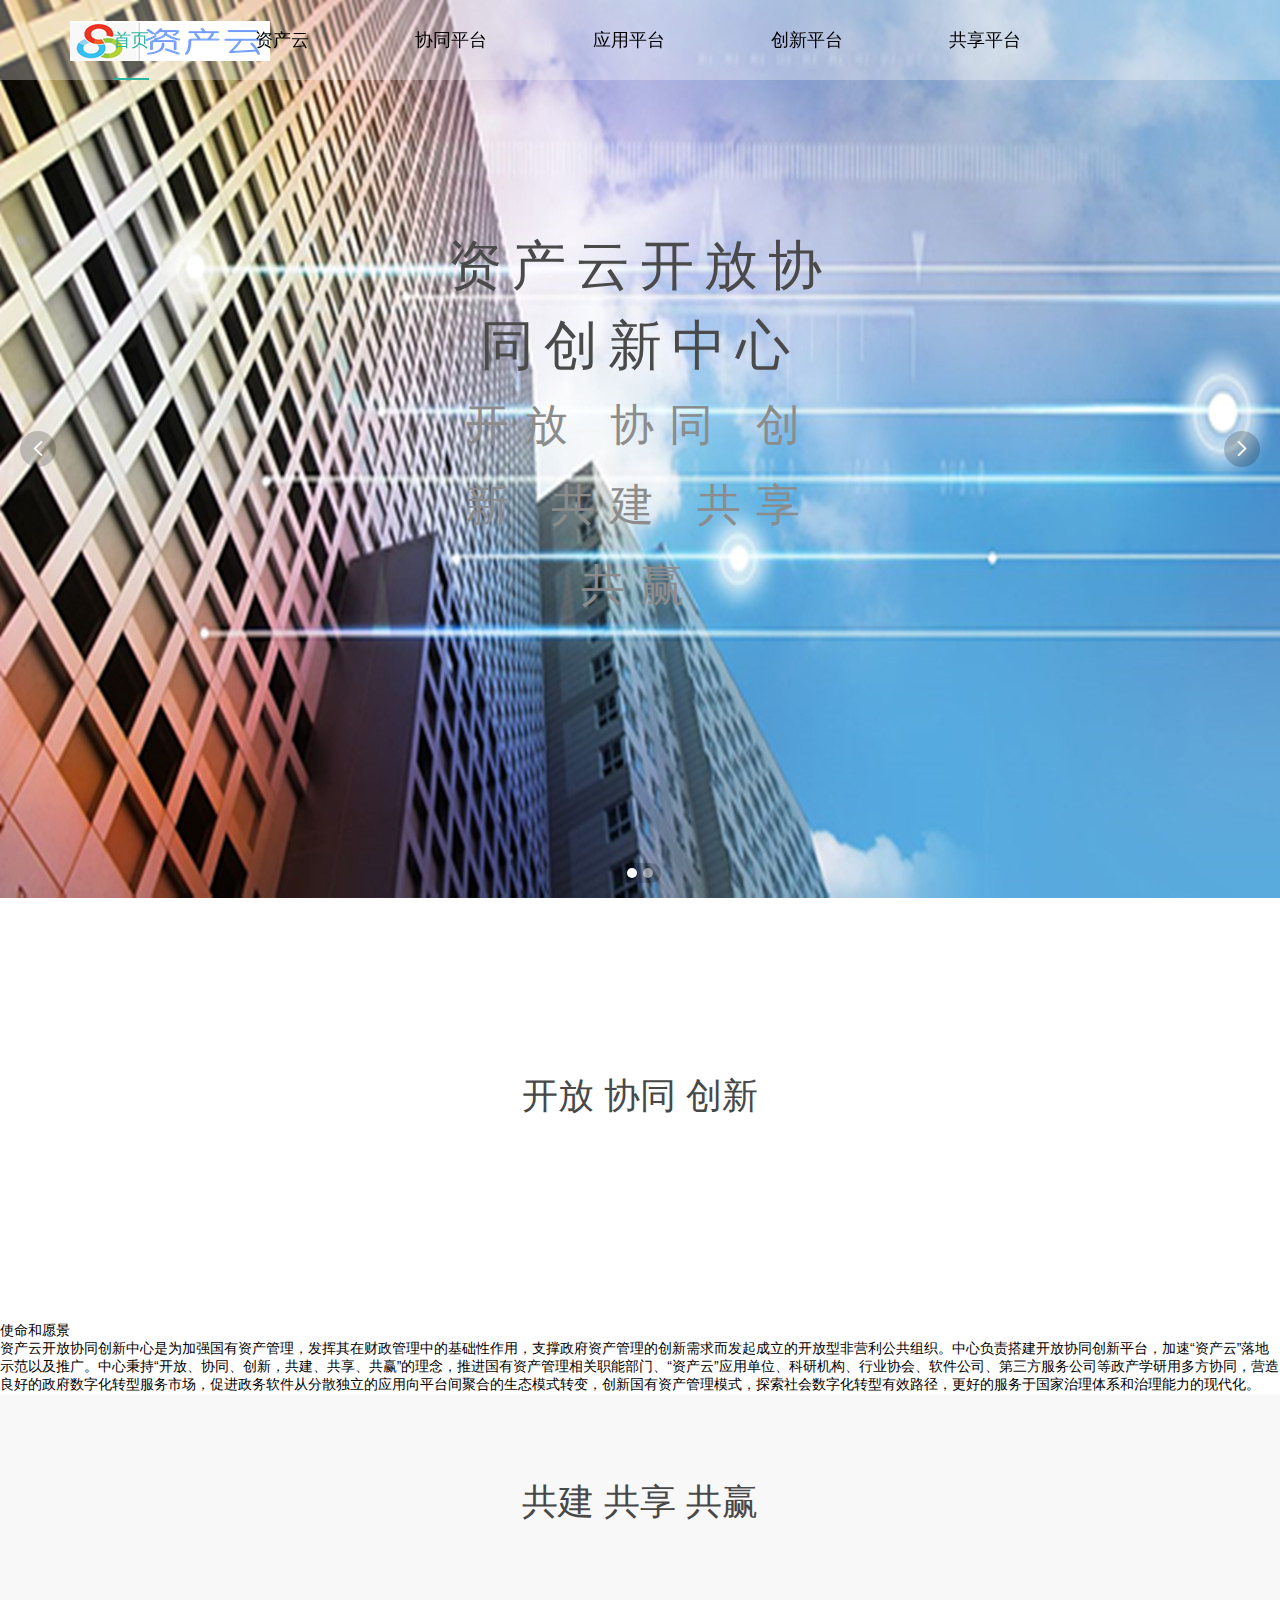
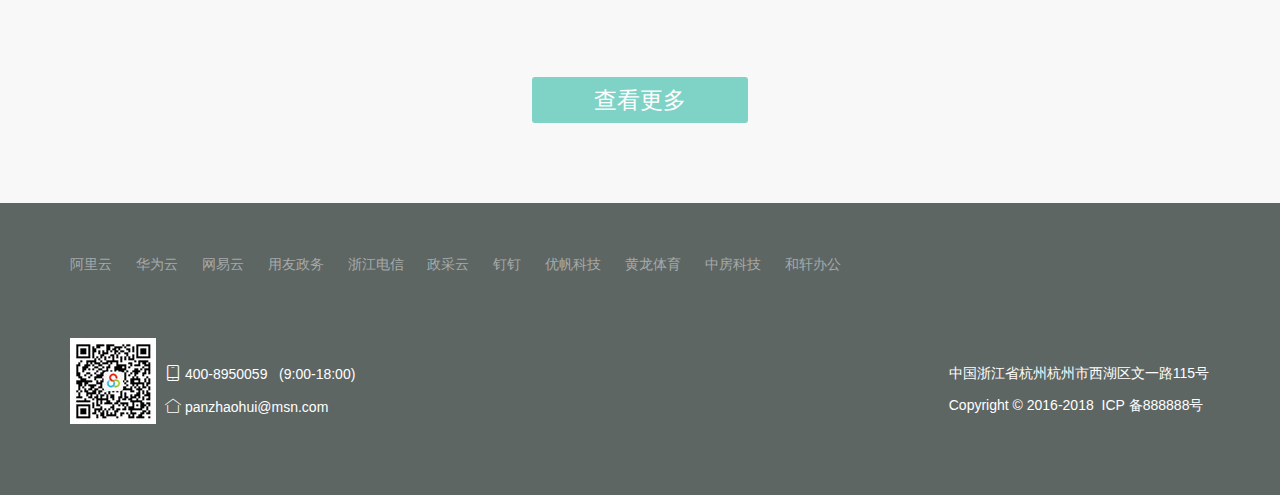
<file: index.html>
<!DOCTYPE html>
<html lang="en">
<head>
  <meta charset="UTF-8">
  <meta name="viewport" content="width=device-width,user-scalable=no,initial-scale=1.0,maximum-scale=1.0,minimum-scale=1.0">
  <title>首页</title>
  <link rel="stylesheet" href="../res/layui/css/layui.css">
  <link rel="stylesheet" href="../res/static/css/index.css">
</head>
<body>
  <!-- nav部分 -->
  <div class="nav index">
    <div class="layui-container">
      <!-- 公司logo -->
      <div class="nav-logo">
        <a href="index.html">
          <img src="../res/static/img/logo.png" alt="资产云开放协同创新中心">
        </a>
      </div>
      <div class="nav-list">
        <button>
          <span></span><span></span><span></span>
        </button>
        <ul class="layui-nav" lay-filter="">
            <li class="layui-nav-item layui-this "><a href="index.html">首页</a></li>
            <li class="layui-nav-item"><a href="/html/assetcloud.html">资产云</a></li>
            <li class="layui-nav-item"><a href="/html/collaboration.html">协同平台</a></li>
            <li class="layui-nav-item"><a href="/html/app.html">应用平台</a></li>
            <li class="layui-nav-item"><a href="/html/inovation.html">创新平台</a></li>
            <li class="layui-nav-item"><a href="/html/share.html">共享平台</a></li>
            <li class="layui-nav-item"><a href="/html/product.html">加入协同</a></li>
            <li class="layui-nav-item"><a href="/html/news.html">动态</a></li>
            <li class="layui-nav-item"><a href="/html/case.html">案例</a></li>
            <li class="layui-nav-item"><a href="/html/about.html">关于</a></li> 
        </ul>
      </div>
    </div>
  </div>
  <!-- banner部分 -->
  <div>
    <div class="layui-carousel" id="banner">
      <div carousel-item>
        <div>
          <img src="../res/static/img/asset.jpg">
          <div class="panel">
            <p class="title">资产云开放协同创新中心</p>
            <p>开放  协同  创新  共建  共享  共赢</p>
          </div>
        </div>
        <div>
          <img src="../res/static/img/app.jpg">
          <div class="panel">
            <p class="title">资产云开放协同创新中心</p>
            <p>开放  协同  创新  共建  共享  共赢</p>
          </div>
        </div>
      </div>
    </div>
  </div>
  <!-- main部分 -->
  <div class="tlinks">Collect from <a href="http://www.cssmoban.com/" >网页模板</a></div>
  <div class="main-product">
    <div class="layui-container">
      <p class="title">开放  协同  创新</p>
      <div class="layui-row layui-col-space25">
        
        
      </div>
    </div>
  </div>
  <p class="title">使命和愿景 </p>
    <p>资产云开放协同创新中心是为加强国有资产管理，发挥其在财政管理中的基础性作用，支撑政府资产管理的创新需求而发起成立的开放型非营利公共组织。中心负责搭建开放协同创新平台，加速“资产云”落地示范以及推广。中心秉持“开放、协同、创新，共建、共享、共赢”的理念，推进国有资产管理相关职能部门、“资产云”应用单位、科研机构、行业协会、软件公司、第三方服务公司等政产学研用多方协同，营造良好的政府数字化转型服务市场，促进政务软件从分散独立的应用向平台间聚合的生态模式转变，创新国有资产管理模式，探索社会数字化转型有效路径，更好的服务于国家治理体系和治理能力的现代化。</p>
  
  <div class="main-service">
    <div class="layui-container">
      <p class="title">共建  共享  共赢</p>
      <div class="layui-row layui-col-space25 layui-col-space80">
        
        
        
      </div>
      <div class="service-more"><a href="">查看更多</a></div>
    </div>
  </div>
  <!-- footer部分 -->
  <div class="footer">
    <div class="layui-container">
      <p class="footer-web">
          <a href="javascript:;">阿里云</a>
          <a href="javascript:;">华为云</a>
          <a href="javascript:;">网易云</a>
          <a href="javascript:;">用友政务</a>
          <a href="javascript:;">浙江电信</a>
          <a href="javascript:;">政采云</a>
          <a href="javascript:;">钉钉</a>
          <a href="javascript:;">优帆科技</a>
          <a href="javascript:;">黄龙体育</a>
          <a href="javascript:;">中房科技</a>
          <a href="javascript:;">和轩办公</a>
      </p>
      <div class="layui-row footer-contact">
        <div class="layui-col-sm2 layui-col-lg1"><img src="../res/static/img/assetcloud.jpg"></div>
        <div class="layui-col-sm10 layui-col-lg11">
          <div class="layui-row">
              <div class="layui-col-sm6 layui-col-md8 layui-col-lg9">
                  <p class="contact-top"><i class="layui-icon layui-icon-cellphone"></i>&nbsp;400-8950059&nbsp;&nbsp;&nbsp;(9:00-18:00)</p>
                  <p class="contact-bottom"><i class="layui-icon layui-icon-home"></i>&nbsp;panzhaohui@msn.com</span></p>
                </div>
                <div class="layui-col-sm6 layui-col-md4 layui-col-lg3">
                  <p class="contact-top"><span class="right">中国浙江省杭州杭州市西湖区文一路115号</span></p>
                  <p class="contact-bottom"><span class="right">Copyright&nbsp;©&nbsp;2016-2018&nbsp;&nbsp;ICP&nbsp;备888888号</span></p>
                </div>
          </div>
        </div>
      </div>
    </div>
  </div>
<script src="../res/layui/layui.js"></script>
<!--[if lt IE 9]>
  <script src="https://cdn.staticfile.org/html5shiv/r29/html5.min.js"></script>
  <script src="https://cdn.staticfile.org/respond.js/1.4.2/respond.min.js"></script>
<![endif]-->
<script>
  layui.config({
    base: '../res/static/js/' 
  }).use('firm'); 
</script>
</body>
</html>
</file>
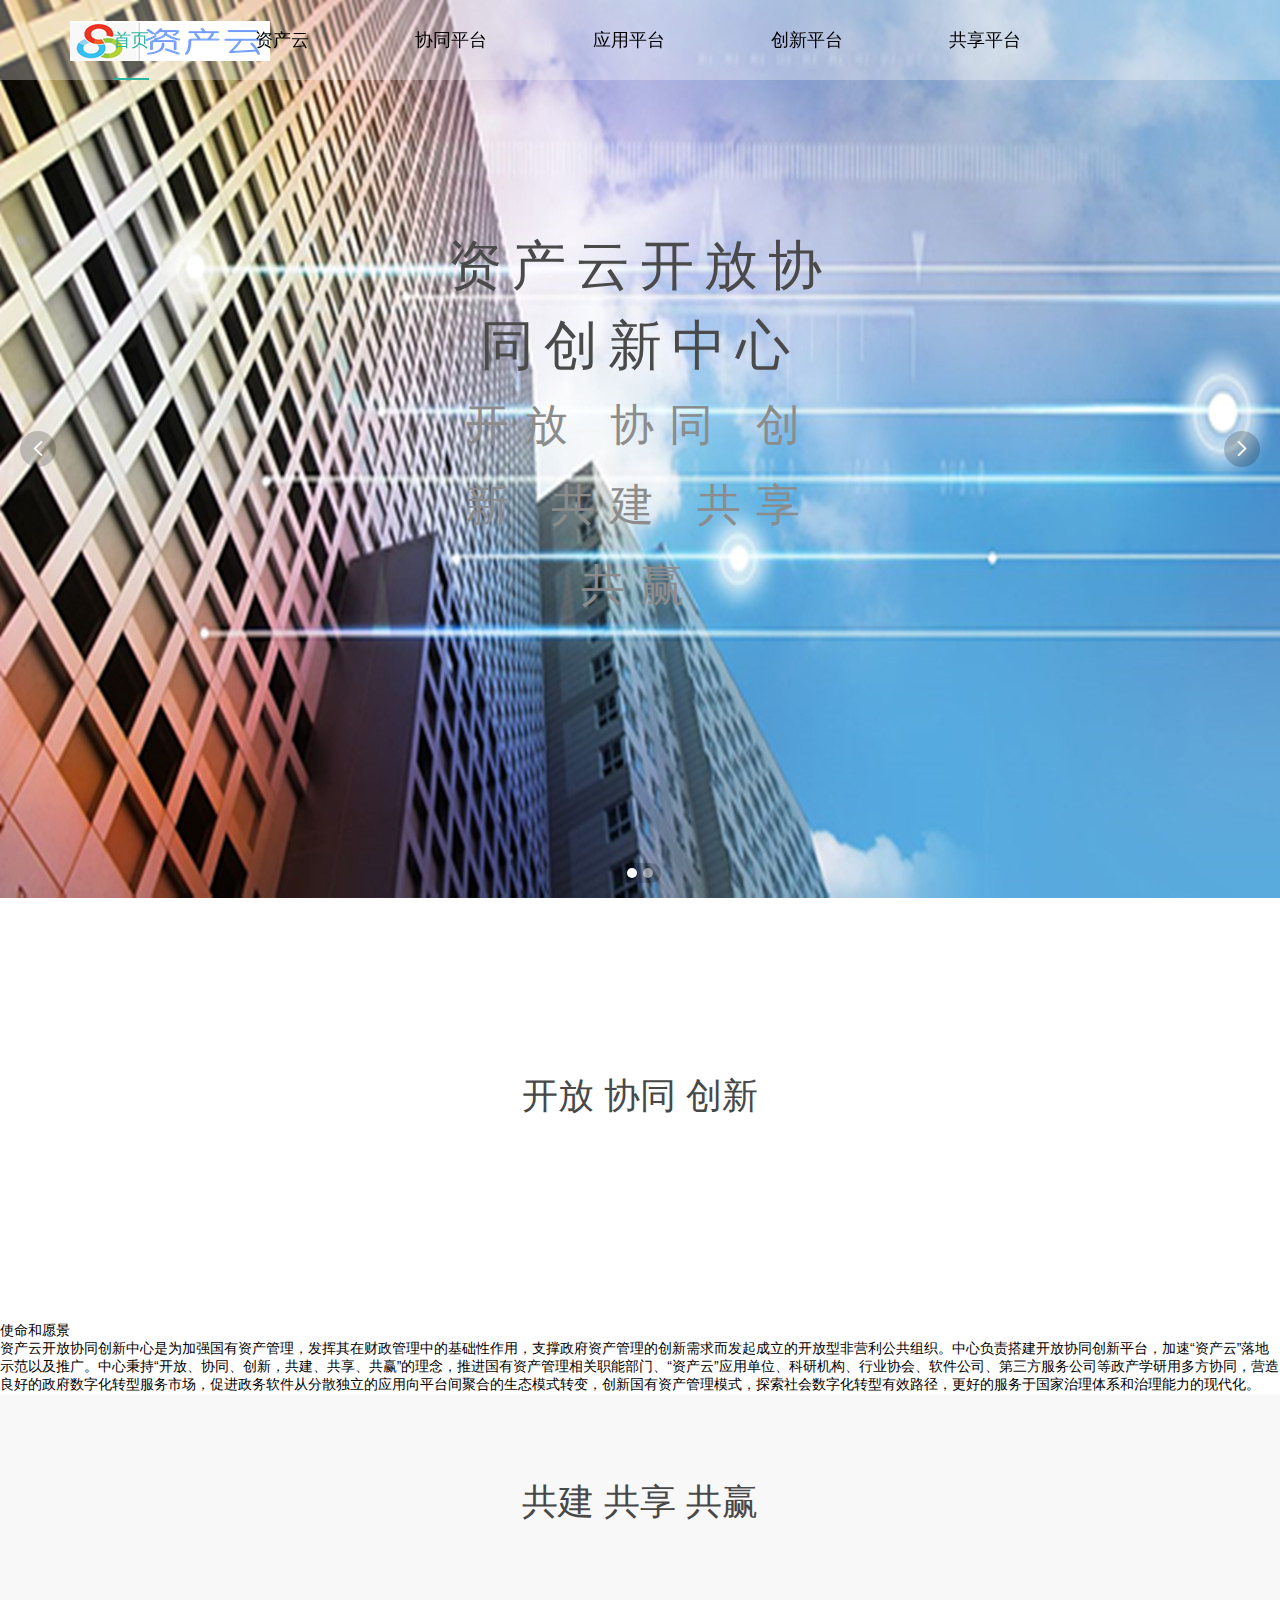
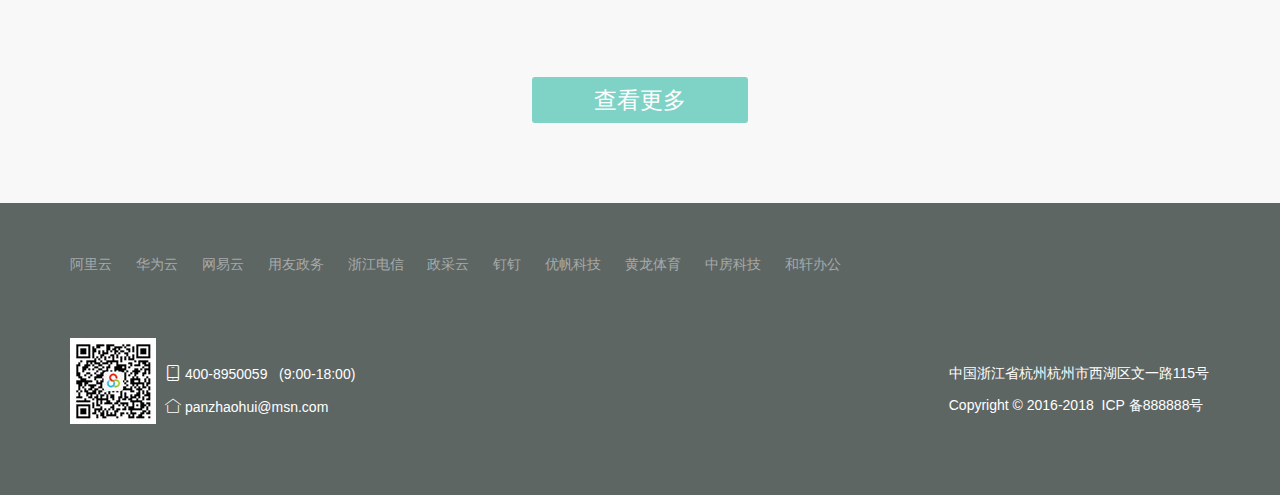
<file: html/index.html>
<!DOCTYPE html>
<html lang="en">
<head>
  <meta charset="UTF-8">
  <meta name="viewport" content="width=device-width,user-scalable=no,initial-scale=1.0,maximum-scale=1.0,minimum-scale=1.0">
  <title>首页</title>
  <link rel="stylesheet" href="../res/layui/css/layui.css">
  <link rel="stylesheet" href="../res/static/css/index.css">
</head>
<body>
  <!-- nav部分 -->
  <div class="nav index">
    <div class="layui-container">
      <!-- 公司logo -->
      <div class="nav-logo">
        <a href="index.html">
          <img src="../res/static/img/logo.png" alt="资产云开放协同创新中心">
        </a>
      </div>
      <div class="nav-list">
        <button>
          <span></span><span></span><span></span>
        </button>
        <ul class="layui-nav" lay-filter="">
            <li class="layui-nav-item layui-this "><a href="index.html">首页</a></li>
            <li class="layui-nav-item"><a href="assetcloud.html">资产云</a></li>
            <li class="layui-nav-item"><a href="collaboration.html">协同平台</a></li>
            <li class="layui-nav-item"><a href="app.html">应用平台</a></li>
            <li class="layui-nav-item"><a href="inovation.html">创新平台</a></li>
            <li class="layui-nav-item"><a href="share.html">共享平台</a></li>
            <li class="layui-nav-item"><a href="product.html">加入协同</a></li>
            <li class="layui-nav-item"><a href="news.html">动态</a></li>
            <li class="layui-nav-item"><a href="case.html">案例</a></li>
            <li class="layui-nav-item"><a href="about.html">关于</a></li> 
        </ul>
      </div>
    </div>
  </div>
  <!-- banner部分 -->
  <div>
    <div class="layui-carousel" id="banner">
      <div carousel-item>
        <div>
          <img src="../res/static/img/asset.jpg">
          <div class="panel">
            <p class="title">资产云开放协同创新中心</p>
            <p>开放  协同  创新  共建  共享  共赢</p>
          </div>
        </div>
        <div>
          <img src="../res/static/img/app.jpg">
          <div class="panel">
            <p class="title">资产云开放协同创新中心</p>
            <p>开放  协同  创新  共建  共享  共赢</p>
          </div>
        </div>
      </div>
    </div>
  </div>
  <!-- main部分 -->
  <div class="tlinks">Collect from <a href="http://www.cssmoban.com/" >网页模板</a></div>
  <div class="main-product">
    <div class="layui-container">
      <p class="title">开放  协同  创新</p>
      <div class="layui-row layui-col-space25">
        
        
      </div>
    </div>
  </div>
  <p class="title">使命和愿景 </p>
    <p>资产云开放协同创新中心是为加强国有资产管理，发挥其在财政管理中的基础性作用，支撑政府资产管理的创新需求而发起成立的开放型非营利公共组织。中心负责搭建开放协同创新平台，加速“资产云”落地示范以及推广。中心秉持“开放、协同、创新，共建、共享、共赢”的理念，推进国有资产管理相关职能部门、“资产云”应用单位、科研机构、行业协会、软件公司、第三方服务公司等政产学研用多方协同，营造良好的政府数字化转型服务市场，促进政务软件从分散独立的应用向平台间聚合的生态模式转变，创新国有资产管理模式，探索社会数字化转型有效路径，更好的服务于国家治理体系和治理能力的现代化。</p>
  
  <div class="main-service">
    <div class="layui-container">
      <p class="title">共建  共享  共赢</p>
      <div class="layui-row layui-col-space25 layui-col-space80">
        
        
        
      </div>
      <div class="service-more"><a href="">查看更多</a></div>
    </div>
  </div>
  <!-- footer部分 -->
  <div class="footer">
    <div class="layui-container">
      <p class="footer-web">
          <a href="javascript:;">阿里云</a>
          <a href="javascript:;">华为云</a>
          <a href="javascript:;">网易云</a>
          <a href="javascript:;">用友政务</a>
          <a href="javascript:;">浙江电信</a>
          <a href="javascript:;">政采云</a>
          <a href="javascript:;">钉钉</a>
          <a href="javascript:;">优帆科技</a>
          <a href="javascript:;">黄龙体育</a>
          <a href="javascript:;">中房科技</a>
          <a href="javascript:;">和轩办公</a>
      </p>
      <div class="layui-row footer-contact">
        <div class="layui-col-sm2 layui-col-lg1"><img src="../res/static/img/assetcloud.jpg"></div>
        <div class="layui-col-sm10 layui-col-lg11">
          <div class="layui-row">
              <div class="layui-col-sm6 layui-col-md8 layui-col-lg9">
                  <p class="contact-top"><i class="layui-icon layui-icon-cellphone"></i>&nbsp;400-8950059&nbsp;&nbsp;&nbsp;(9:00-18:00)</p>
                  <p class="contact-bottom"><i class="layui-icon layui-icon-home"></i>&nbsp;panzhaohui@msn.com</span></p>
                </div>
                <div class="layui-col-sm6 layui-col-md4 layui-col-lg3">
                  <p class="contact-top"><span class="right">中国浙江省杭州杭州市西湖区文一路115号</span></p>
                  <p class="contact-bottom"><span class="right">Copyright&nbsp;©&nbsp;2016-2018&nbsp;&nbsp;ICP&nbsp;备888888号</span></p>
                </div>
          </div>
        </div>
      </div>
    </div>
  </div>
<script src="../res/layui/layui.js"></script>
<!--[if lt IE 9]>
  <script src="https://cdn.staticfile.org/html5shiv/r29/html5.min.js"></script>
  <script src="https://cdn.staticfile.org/respond.js/1.4.2/respond.min.js"></script>
<![endif]-->
<script>
  layui.config({
    base: '../res/static/js/' 
  }).use('firm'); 
</script>
</body>
</html>
</file>
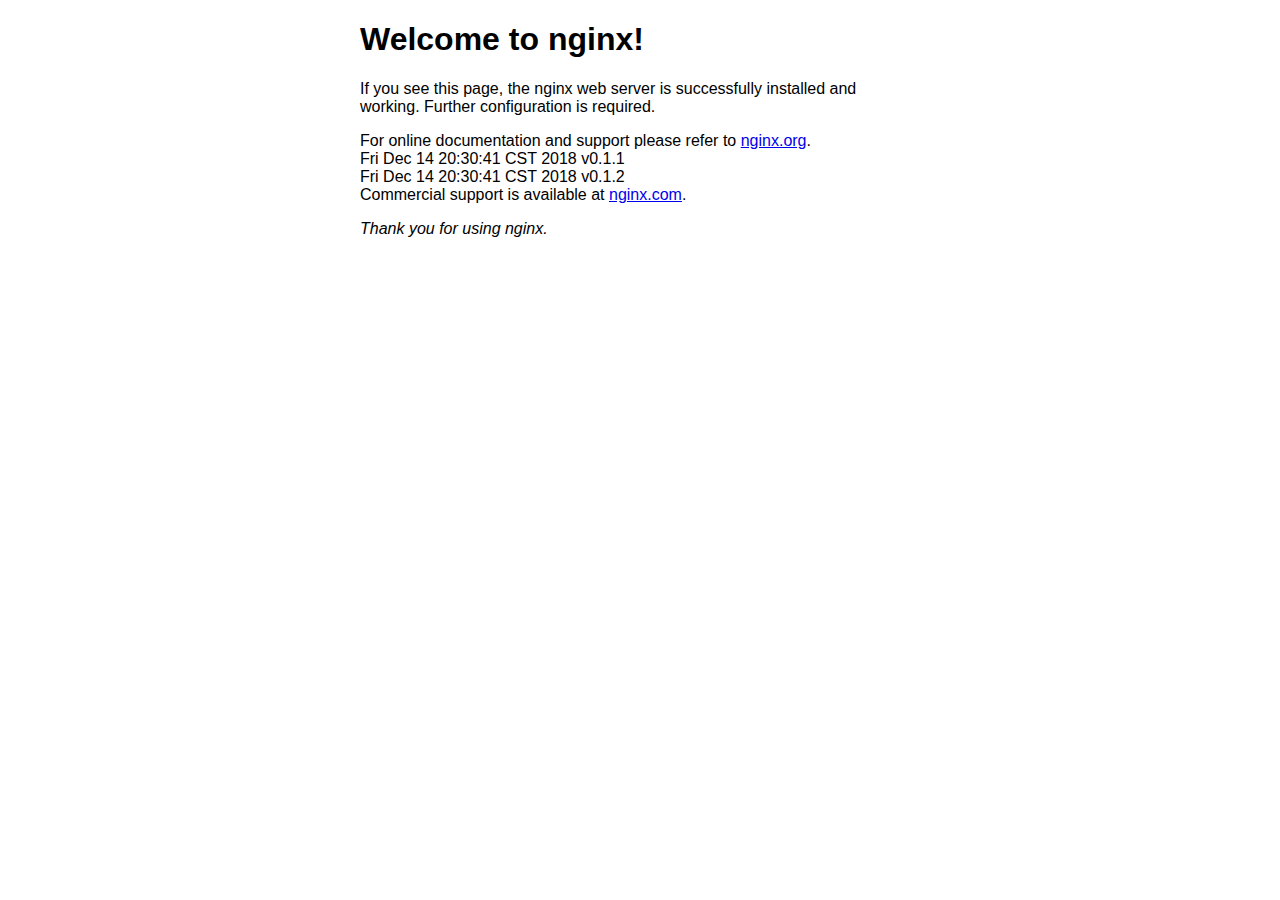
<file: src/index.html>
<!DOCTYPE html>
<html>
<head>
<title>Welcome to nginx!</title>
<style>
    body {
        width: 35em;
        margin: 0 auto;
        font-family: Tahoma, Verdana, Arial, sans-serif;
    }
</style>
</head>
<body>
<h1>Welcome to nginx!</h1>
<p>If you see this page, the nginx web server is successfully installed and
working. Further configuration is required.</p>

<p>For online documentation and support please refer to
<a href="http://nginx.org/">nginx.org</a>.<br/>
Fri Dec 14 20:30:41 CST 2018 v0.1.1<br/>
Fri Dec 14 20:30:41 CST 2018 v0.1.2<br/>
Commercial support is available at
<a href="http://nginx.com/">nginx.com</a>.</p>

<p><em>Thank you for using nginx.</em></p>
</body>
</html>
</file>
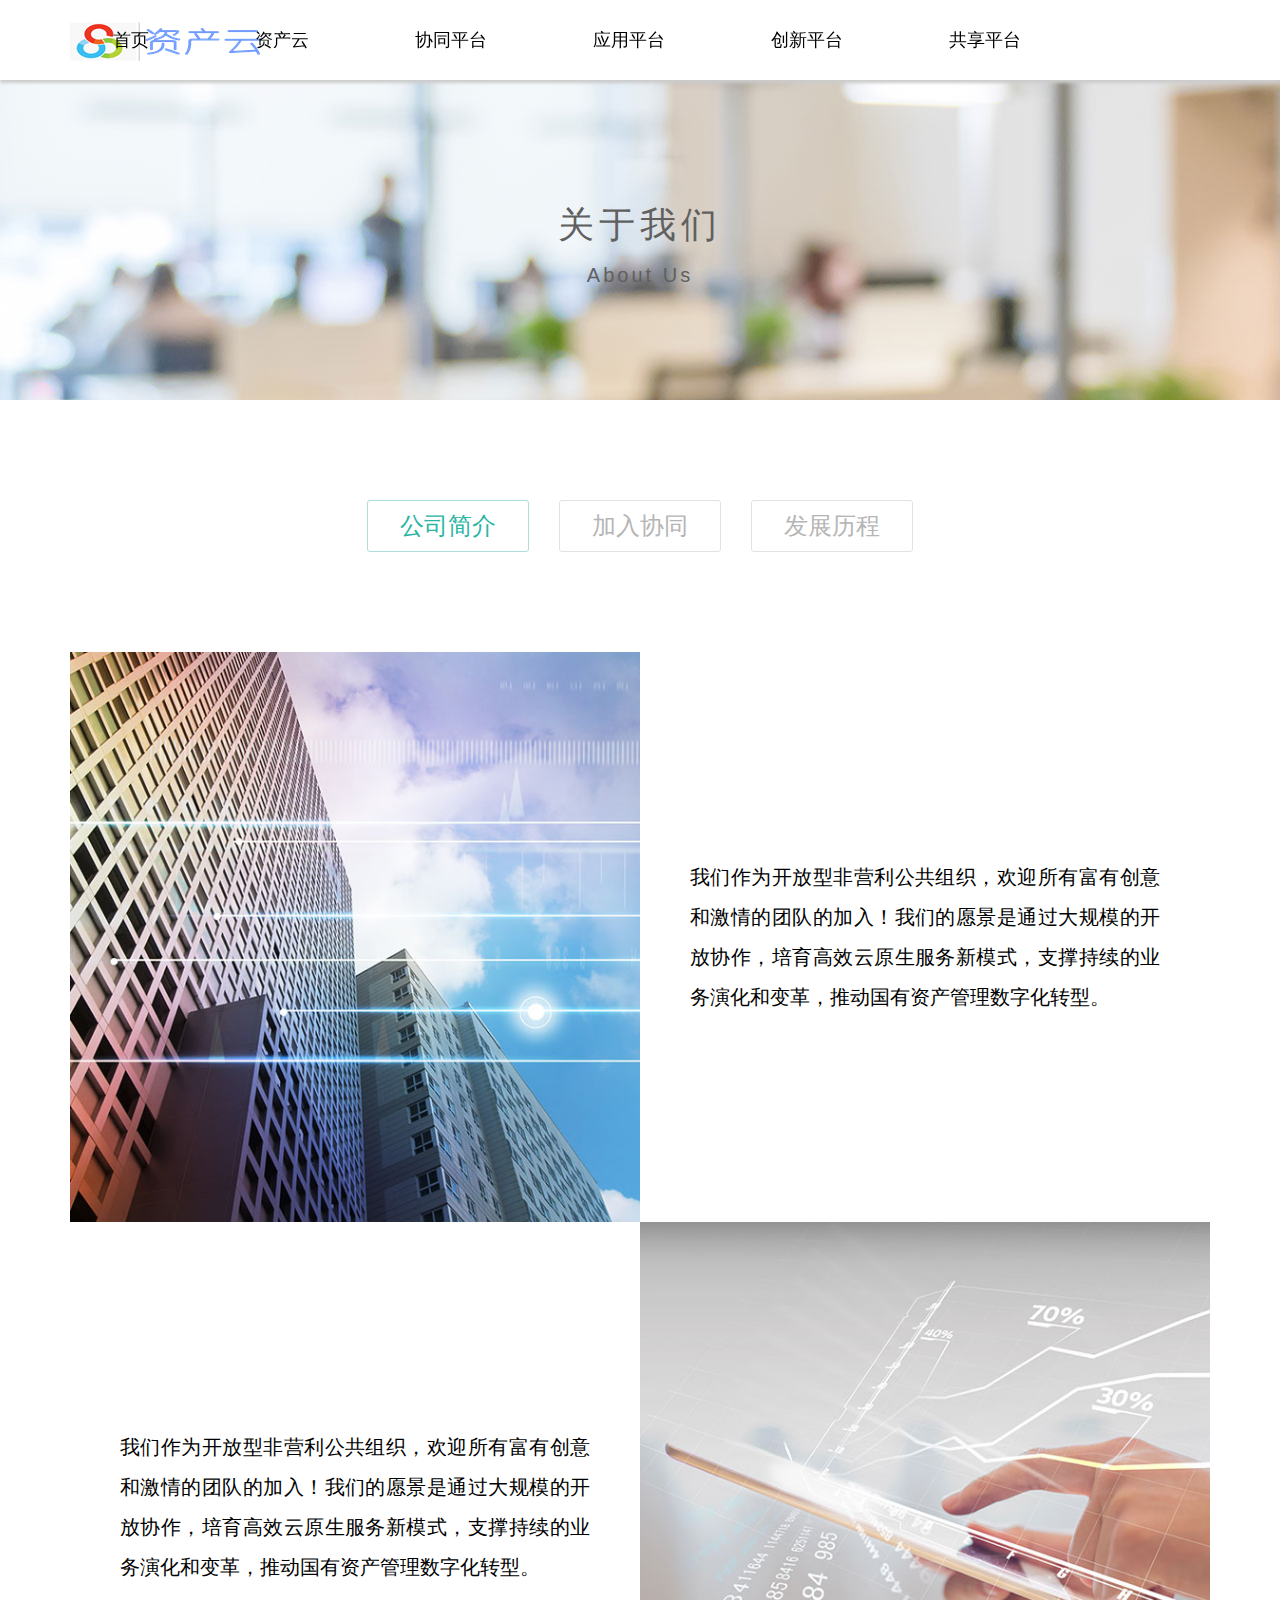
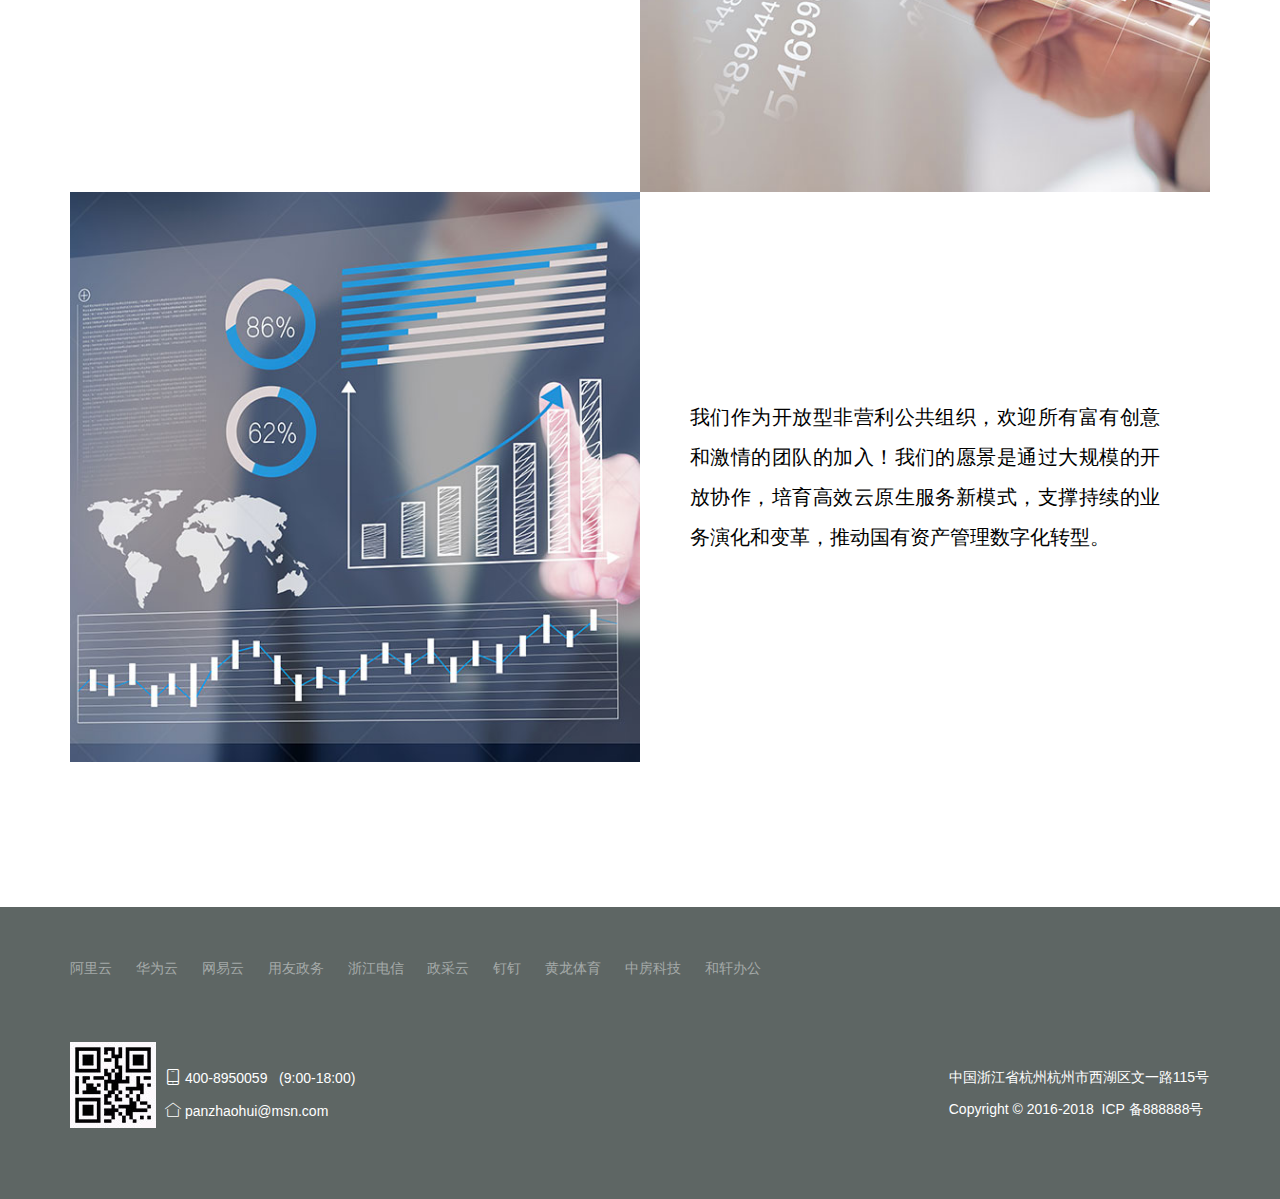
<file: html/about.html>
<!DOCTYPE html>
<html lang="en">
<head>
  <meta charset="UTF-8">
  <meta name="viewport" content="width=device-width,user-scalable=no,initial-scale=1.0,maximum-scale=1.0,minimum-scale=1.0">
  <title>资产云开放协同创新中心-关于</title>
  <link rel="stylesheet" href="../res/layui/css/layui.css">
  <link rel="stylesheet" href="../res/static/css/index.css">
</head>
<body>
  <!-- nav部分 -->
  <div class="nav">
    <div class="layui-container">
      <!-- 公司logo -->
      <div class="nav-logo">
        <a href="index.html">
          <img src="../res/static/img/logo.png" alt="资产云开放协同创新中心">
        </a>
      </div>
      <div class="nav-list">
        <button>
          <span></span><span></span><span></span>
        </button>
        <ul class="layui-nav" lay-filter="">
          <li class="layui-nav-item"><a href="index.html">首页</a></li>
          <li class="layui-nav-item"><a href="assetcloud.html">资产云</a></li>
          <li class="layui-nav-item"><a href="collaboration.html">协同平台</a></li>
          <li class="layui-nav-item"><a href="app.html">应用平台</a></li>
          <li class="layui-nav-item"><a href="inovation.html">创新平台</a></li>
          <li class="layui-nav-item"><a href="share.html">共享平台</a></li>
          <li class="layui-nav-item"><a href="product.html">加入协同</a></li>
          <li class="layui-nav-item"><a href="news.html">动态</a></li>
          <li class="layui-nav-item"><a href="case.html">案例</a></li>
          <li class="layui-nav-item layui-this"><a href="about.html">关于</a></li>
        </ul>
      </div>
    </div>
  </div>
  <!-- banner部分 -->
  <div class="banner about">
    <div class="title">
      <p>关于我们</p>
      <p class="en">About Us</p>
    </div>
  </div>
  <!-- main部分 -->
  <div class="main-about">
    <div class="layui-container">
      <div class="layui-row">
        <ul class="aboutab">
          <li class="layui-this">公司简介</li><li>加入协同</li><li>发展历程</li>
        </ul>
        <div class="tabIntro">
          <div class="content">
            <div class="layui-inline img"><img src="../res/static/img/us_img1.jpg"></div><div class="layui-inline panel">
              <p>我们作为开放型非营利公共组织，欢迎所有富有创意和激情的团队的加入！我们的愿景是通过大规模的开放协作，培育高效云原生服务新模式，支撑持续的业务演化和变革，推动国有资产管理数字化转型。</p>
            </div>
          </div>
          <div class="content">
            <div class="layui-inline panel p_block">
              <p>我们作为开放型非营利公共组织，欢迎所有富有创意和激情的团队的加入！我们的愿景是通过大规模的开放协作，培育高效云原生服务新模式，支撑持续的业务演化和变革，推动国有资产管理数字化转型。</p>
            </div><div class="layui-inline img"><img src="../res/static/img/us_img2.jpg"></div>
              <p class="p_hidden">我们作为开放型非营利公共组织，欢迎所有富有创意和激情的团队的加入！我们的愿景是通过大规模的开放协作，培育高效云原生服务新模式，支撑持续的业务演化和变革，推动国有资产管理数字化转型。</p>
          </div>
          <div class="content">
            <div class="layui-inline img"><img src="../res/static/img/us_img3.jpg"></div><div class="layui-inline panel">
              <p>我们作为开放型非营利公共组织，欢迎所有富有创意和激情的团队的加入！我们的愿景是通过大规模的开放协作，培育高效云原生服务新模式，支撑持续的业务演化和变革，推动国有资产管理数字化转型。</p>
            </div>
          </div>         
        </div>
        <div class="tabJob">
          <div class="content">
            <p class="title">前端开发工程师</p>
            <p>> 职位描述</p>
            <ol>
              <li>前端开发及维护工作；</li>
              <li>有良好的技术基础，熟悉 Web 标准，熟练掌握多种 Web 前端技术；</li>
              <li>掌握行业内流行的类库，Vue.js， React 等主流框架；</li>
              <li>参与公司前端工程的设计、研发；</li>
              <li>了解不同浏览器之间的差异，移动设备之间的差异。</li>
            </ol>
          </div>
          <div class="content">
            <p class="title">IOS 开发工程师</p>
            <p>> 职位描述</p>
            <ol>
              <li>前端开发及维护工作；</li>
              <li>有良好的技术基础，熟悉 Web 标准，熟练掌握多种 Web 前端技术；</li>
              <li>掌握行业内流行的类库，Vue.js， React 等主流框架；</li>
              <li>参与公司前端工程的设计、研发；</li>
              <li>了解不同浏览器之间的差异，移动设备之间的差异。</li>
            </ol>
          </div>
          <div class="content">
            <p class="title">JAVA 工程师</p>
            <p>> 职位描述</p>
            <ol>
              <li>前端开发及维护工作；</li>
              <li>有良好的技术基础，熟悉 Web 标准，熟练掌握多种 Web 前端技术；</li>
              <li>掌握行业内流行的类库，Vue.js， React 等主流框架；</li>
              <li>参与公司前端工程的设计、研发；</li>
              <li>了解不同浏览器之间的差异，移动设备之间的差异。</li>
            </ol>
          </div>
        </div>
        <div class="tabCour">
          <p class="title">我们的历程</p>
          <ul class="timeline">
            <li class="odd">
              <div class="cour-img"><img src="../res/static/img/us_img4.png"></div>
              <div class="cour-panel layui-col-sm4 layui-col-lg5">
                <p class="label">2018年 1 月</p>
                <p>资产云正式上线</p>
              </div>
            </li>
            <li>
              <div class="cour-img"><img src="../res/static/img/us_img5.png"></div>
              <div class="cour-panel layui-col-sm4 layui-col-sm-offset8 layui-col-lg5 layui-col-lg-offset7">
                <p class="label">2018 年 3 月</p>
                <p>政府资产管理再升级，资产云应用全省推广培训。</p>
              </div>
            </li>
            <li class="odd">
              <div class="cour-img"><img src="../res/static/img/us_img6.png"></div>
              <div class="cour-panel layui-col-sm4 layui-col-lg5">
                <p class="label">2018年 7 月</p>
                <p>资产云开放协同创新中心启动。</p>
              </div>
            </li>
            <li>
              <div class="cour-img"><img src="../res/static/img/us_img7.png"></div>
              <div class="cour-panel layui-col-sm4 layui-col-sm-offset8 layui-col-lg5 layui-col-lg-offset7">
                <p class="label">2018 年 9 月</p>
                <p>资产云开放协同创新中心正式成立。</p>
              </div>
            </li>
            <li class="odd">
              <div class="cour-img"><img src="../res/static/img/us_img8.png"></div>
            </li>
          </ul>
        </div>
      </div>
    </div>
  </div>
  <!-- footer部分 -->
  <div class="footer">
    <div class="layui-container">
      <p class="footer-web">
        <a href="javascript:;">阿里云</a>
        <a href="javascript:;">华为云</a>
        <a href="javascript:;">网易云</a>
        <a href="javascript:;">用友政务</a>
        <a href="javascript:;">浙江电信</a>
        <a href="javascript:;">政采云</a>
        <a href="javascript:;">钉钉</a>
        <a href="javascript:;">黄龙体育</a>
        <a href="javascript:;">中房科技</a>
        <a href="javascript:;">和轩办公</a>
      </p>
      <div class="layui-row footer-contact">
        <div class="layui-col-sm2 layui-col-lg1"><img src="../res/static/img/erweima.jpg"></div>
        <div class="layui-col-sm10 layui-col-lg11">
          <div class="layui-row">
            <div class="layui-col-sm6 layui-col-md8 layui-col-lg9">
              <p class="contact-top"><i class="layui-icon layui-icon-cellphone"></i>&nbsp;400-8950059&nbsp;&nbsp;&nbsp;(9:00-18:00)</p>
              <p class="contact-bottom"><i class="layui-icon layui-icon-home"></i>&nbsp;panzhaohui@msn.com</span></p>
            </div>
            <div class="layui-col-sm6 layui-col-md4 layui-col-lg3">
              <p class="contact-top"><span class="right">中国浙江省杭州杭州市西湖区文一路115号</span></p>
              <p class="contact-bottom"><span class="right">Copyright&nbsp;©&nbsp;2016-2018&nbsp;&nbsp;ICP&nbsp;备888888号</span></p>
            </div>
          </div>
        </div>
      </div>
    </div>
  </div>
<script src="../res/layui/layui.js"></script>
<!--[if lt IE 9]>
  <script src="https://cdn.staticfile.org/html5shiv/r29/html5.min.js"></script>
  <script src="https://cdn.staticfile.org/respond.js/1.4.2/respond.min.js"></script>
<![endif]-->
<script>
  layui.config({
    base: '../res/static/js/' 
  }).use('firm'); 
</script>
</body>
</html>
</file>
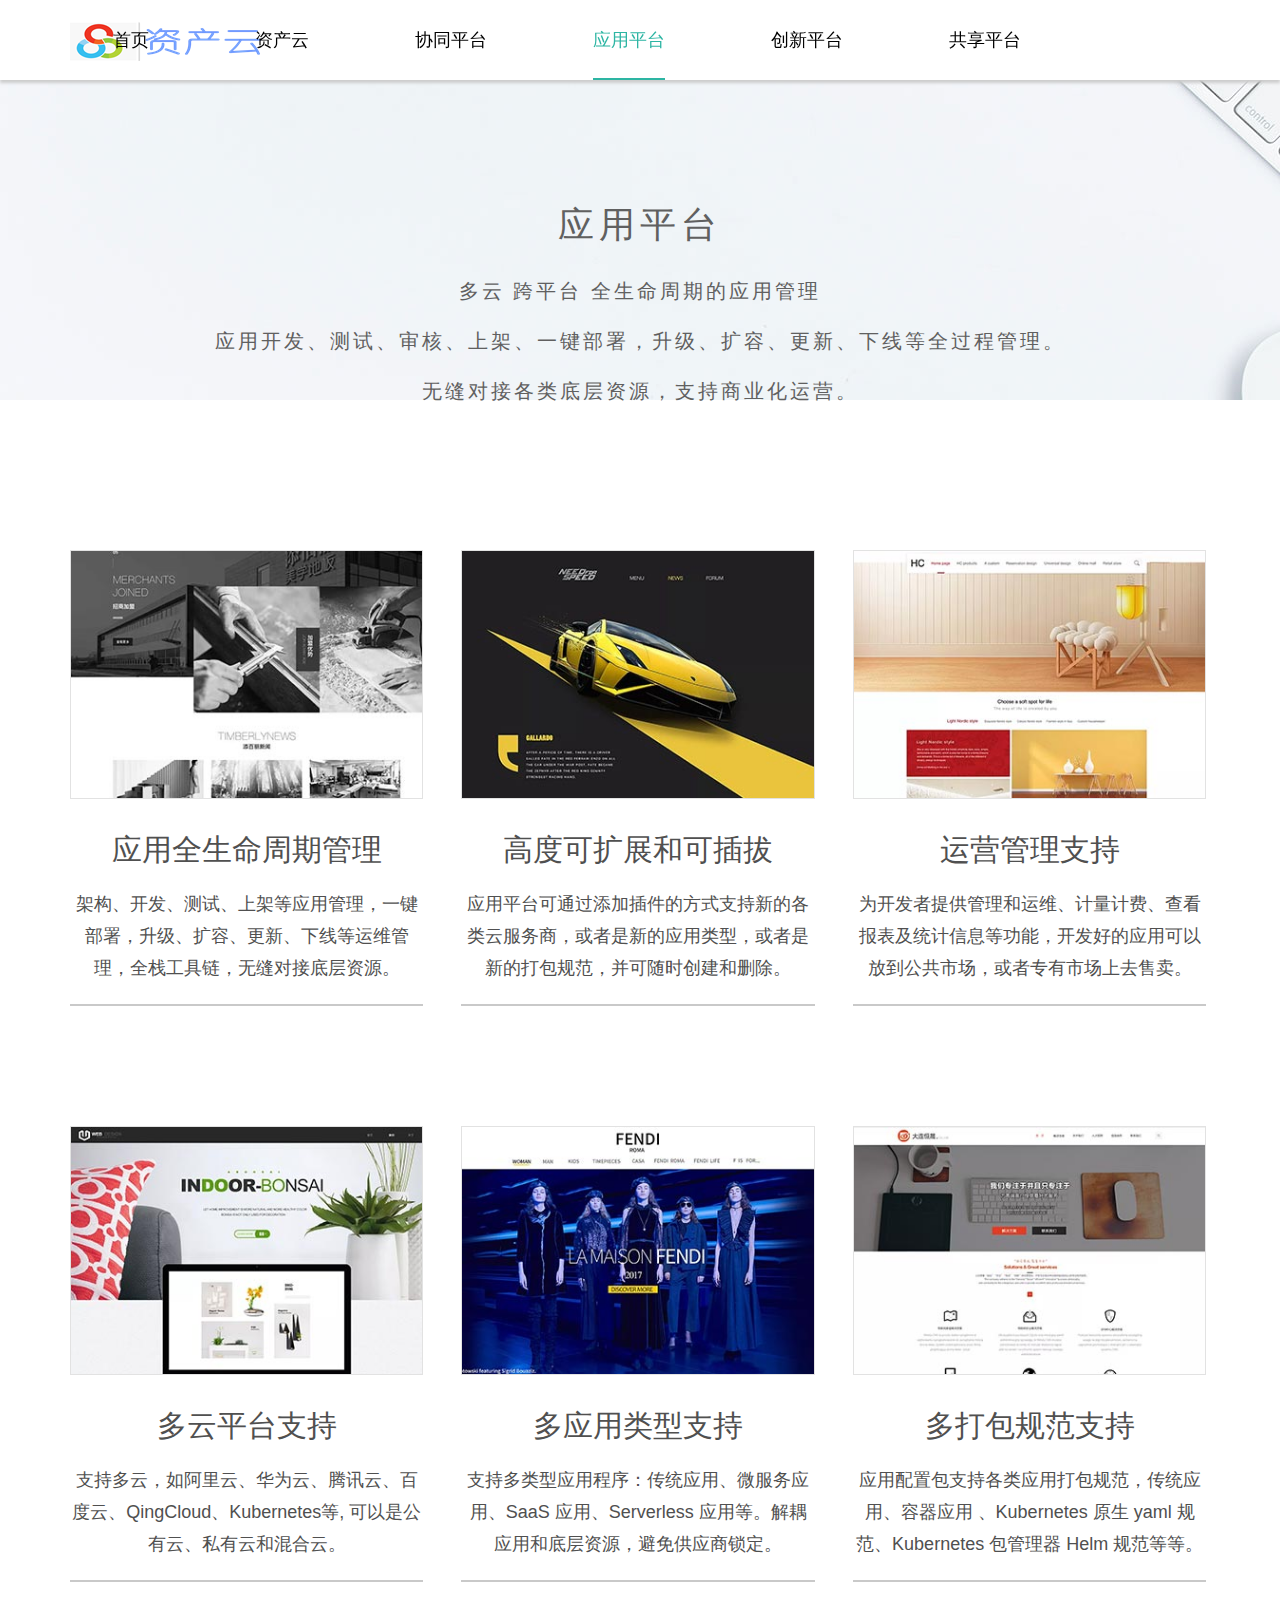
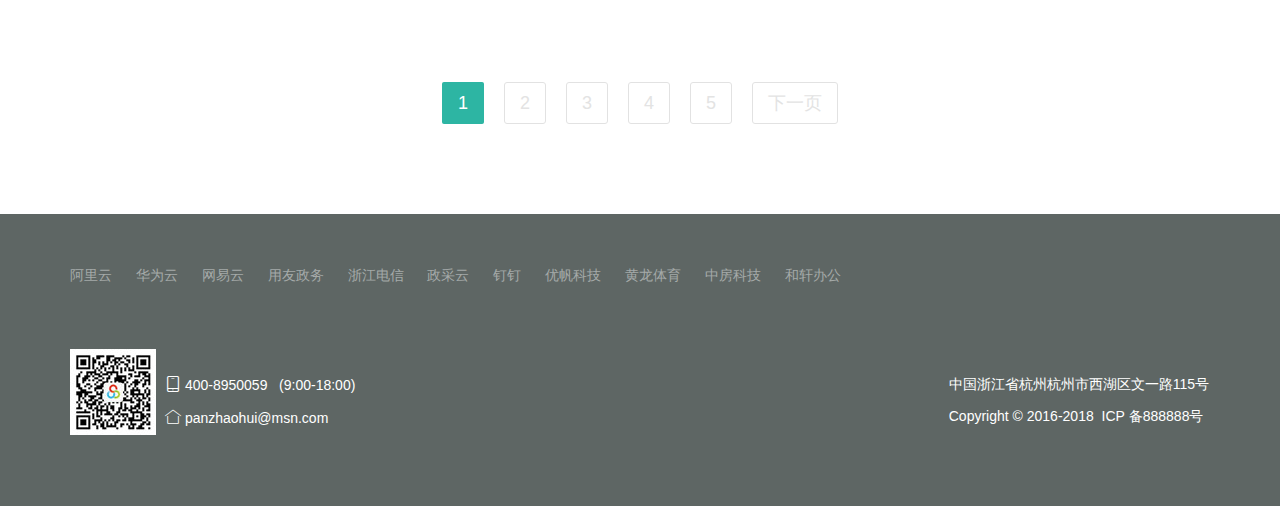
<file: html/app.html>
<!DOCTYPE html>
<html lang="en">
<head>
  <meta charset="UTF-8">
  <meta name="viewport" content="width=device-width,user-scalable=no,initial-scale=1.0,maximum-scale=1.0,minimum-scale=1.0">
  <title>应用平台</title>
  <link rel="stylesheet" href="../res/layui/css/layui.css">
  <link rel="stylesheet" href="../res/static/css/index.css">
</head>
<body>
  <!-- nav部分 -->
  <div class="nav">
    <div class="layui-container">
      <!-- 公司logo -->
      <div class="nav-logo">
        <a href="index.html">
          <img src="../res/static/img/logo.png" alt="应用平台">
        </a>
      </div>
      <div class="nav-list">
        <button>
          <span></span><span></span><span></span>
        </button>
        <ul class="layui-nav" lay-filter="">
            <li class="layui-nav-item"><a href="index.html">首页</a></li>
            <li class="layui-nav-item"><a href="assetcloud.html">资产云</a></li>
            <li class="layui-nav-item"><a href="collaboration.html">协同平台</a></li>
            <li class="layui-nav-item layui-this "><a href="app.html">应用平台</a></li>
            <li class="layui-nav-item"><a href="inovation.html">创新平台</a></li>
            <li class="layui-nav-item"><a href="share.html">共享平台</a></li>
            <li class="layui-nav-item"><a href="product.html">加入协同</a></li>
            <li class="layui-nav-item"><a href="news.html">动态</a></li>
            <li class="layui-nav-item"><a href="case.html">案例</a></li>
            <li class="layui-nav-item"><a href="about.html">关于</a></li> 
        </ul>
      </div>
    </div>
  </div>
  <!-- banner部分 -->
  <div class="banner case">
    <div class="title">
      <p>应用平台</p>
      </br>
      <p class="en">多云 跨平台 全生命周期的应用管理</p>
      <p class="en">应用开发、测试、审核、上架、一键部署，升级、扩容、更新、下线等全过程管理。</p>
      <p class="en">无缝对接各类底层资源，支持商业化运营。</p>
    </div>
  </div>
  <!-- main部分 -->
  <div class="main-case">
    <div class="layui-container">
      <div class="layui-row">
        <div class="layui-inline content">
          <div class="layui-inline case-img"><img src="../res/static/img/case1.jpg"></div>
          <p class="lable">应用全生命周期管理</p>
          <p>架构、开发、测试、上架等应用管理，一键部署，升级、扩容、更新、下线等运维管理，全栈工具链，无缝对接底层资源。</p>
        </div>
        <div class="layui-inline content even center">
          <div class="layui-inline case-img"><img src="../res/static/img/case2.jpg"></div>
          <p class="lable">高度可扩展和可插拔</p>
          <p>应用平台可通过添加插件的方式支持新的各类云服务商，或者是新的应用类型，或者是新的打包规范，并可随时创建和删除。</p>
        </div>
        <div class="layui-inline content">
          <div class="layui-inline case-img"><img src="../res/static/img/case3.jpg"></div>
          <p class="lable">运营管理支持</p>
          <p>为开发者提供管理和运维、计量计费、查看报表及统计信息等功能，开发好的应用可以放到公共市场，或者专有市场上去售卖。</p>
        </div>
        <div class="layui-inline content even">
          <div class="layui-inline case-img"><img src="../res/static/img/case4.jpg"></div>
          <p class="lable">多云平台支持</p>
          <p>支持多云，如阿里云、华为云、腾讯云、百度云、QingCloud、Kubernetes等, 可以是公有云、私有云和混合云。</p>
        </div>
        <div class="layui-inline content center">
          <div class="layui-inline case-img"><img src="../res/static/img/case5.jpg"></div>
          <p class="lable">多应用类型支持</p>
          <p>支持多类型应用程序：传统应用、微服务应用、SaaS 应用、Serverless 应用等。解耦应用和底层资源，避免供应商锁定。</p>
        </div>
        <div class="layui-inline content even">
          <div class="layui-inline case-img"><img src="../res/static/img/case6.jpg"></div>
          <p class="lable">多打包规范支持</p>
          <p>应用配置包支持各类应用打包规范，传统应用、容器应用 、Kubernetes 原生 yaml 规范、Kubernetes 包管理器 Helm 规范等等。</p>
        </div>
        
      </div>
      <div id="casePage"></div>
    </div>
  </div>
  <!-- footer部分 -->
  <div class="footer">
    <div class="layui-container">
      <p class="footer-web">
          <a href="javascript:;">阿里云</a>
          <a href="javascript:;">华为云</a>
          <a href="javascript:;">网易云</a>
          <a href="javascript:;">用友政务</a>
          <a href="javascript:;">浙江电信</a>
          <a href="javascript:;">政采云</a>
          <a href="javascript:;">钉钉</a>
          <a href="javascript:;">优帆科技</a>
          <a href="javascript:;">黄龙体育</a>
          <a href="javascript:;">中房科技</a>
          <a href="javascript:;">和轩办公</a>
      </p>
      <div class="layui-row footer-contact">
        <div class="layui-col-sm2 layui-col-lg1"><img src="../res/static/img/assetcloud.jpg"></div>
        <div class="layui-col-sm10 layui-col-lg11">
          <div class="layui-row">
            <div class="layui-col-sm6 layui-col-md8 layui-col-lg9">
              <p class="contact-top"><i class="layui-icon layui-icon-cellphone"></i>&nbsp;400-8950059&nbsp;&nbsp;&nbsp;(9:00-18:00)</p>
              <p class="contact-bottom"><i class="layui-icon layui-icon-home"></i>&nbsp;panzhaohui@msn.com</span></p>
            </div>
            <div class="layui-col-sm6 layui-col-md4 layui-col-lg3">
              <p class="contact-top"><span class="right">中国浙江省杭州杭州市西湖区文一路115号</span></p>
              <p class="contact-bottom"><span class="right">Copyright&nbsp;©&nbsp;2016-2018&nbsp;&nbsp;ICP&nbsp;备888888号</span></p>
            </div>
          </div>
        </div>
      </div>
    </div>
  </div>
<script src="../res/layui/layui.js"></script>
<!--[if lt IE 9]>
  <script src="https://cdn.staticfile.org/html5shiv/r29/html5.min.js"></script>
  <script src="https://cdn.staticfile.org/respond.js/1.4.2/respond.min.js"></script>
<![endif]-->
<script>
  layui.config({
    base: '../res/static/js/' 
  }).use('firm'); 
</script>
</body>
</html>
</file>
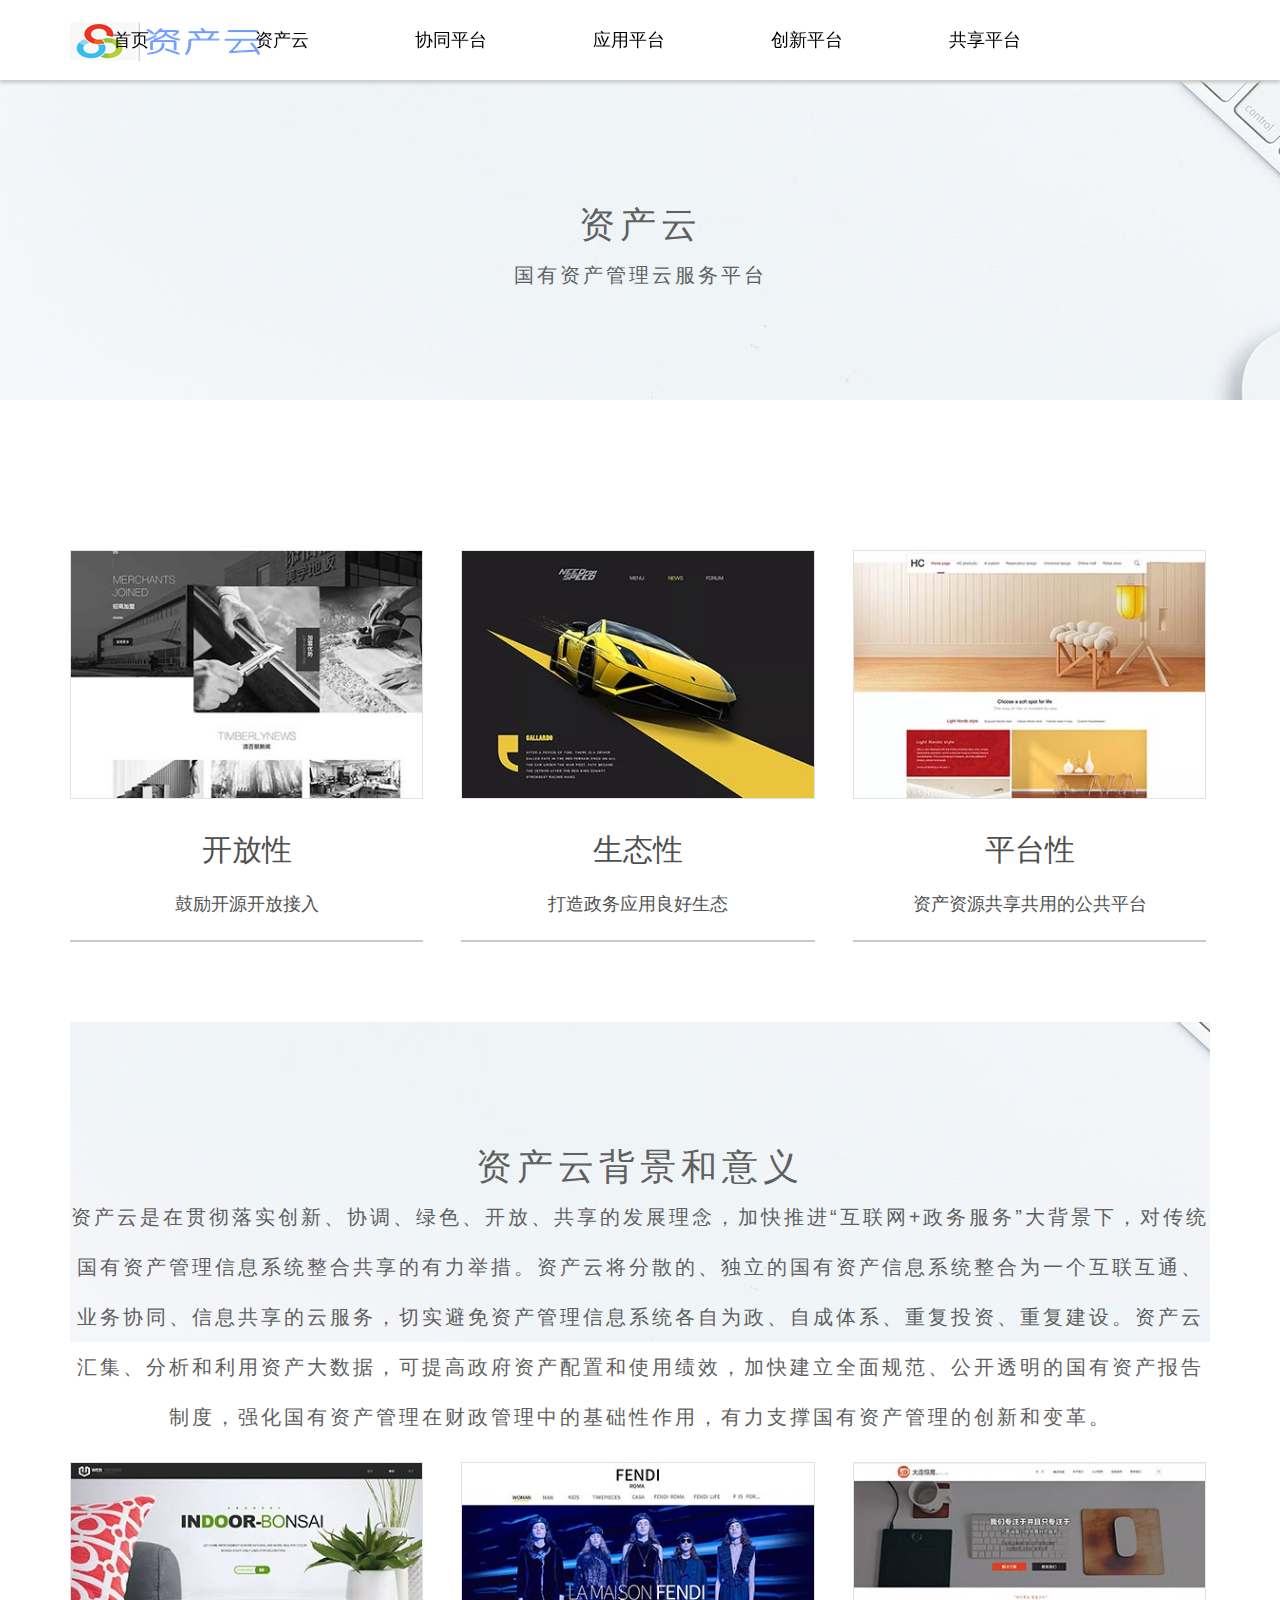
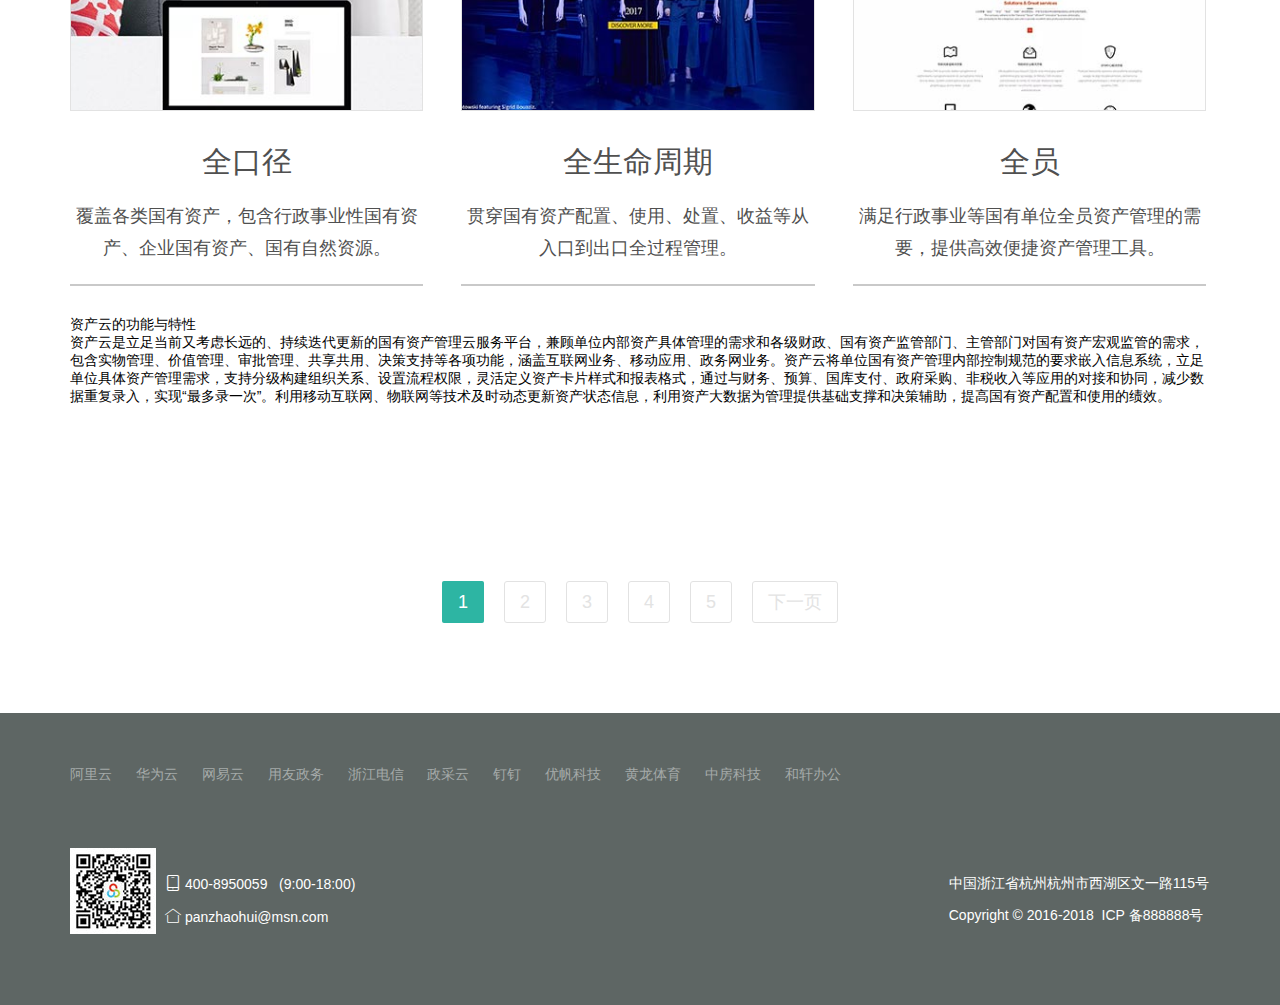
<file: html/assetcloud.html>
<!DOCTYPE html>
<html lang="en">
<head>
  <meta charset="UTF-8">
  <meta name="viewport" content="width=device-width,user-scalable=no,initial-scale=1.0,maximum-scale=1.0,minimum-scale=1.0">
  <title>资产云</title>
  <link rel="stylesheet" href="../res/layui/css/layui.css">
  <link rel="stylesheet" href="../res/static/css/index.css">
</head>
<body>
  <!-- nav部分 -->
  <div class="nav">
    <div class="layui-container">
      <!-- 公司logo -->
      <div class="nav-logo">
        <a href="index.html">
          <img src="../res/static/img/logo.png" alt="资产云">
        </a>
      </div>
      <div class="nav-list">
        <button>
          <span></span><span></span><span></span>
        </button>
        <ul class="layui-nav" lay-filter="">
            <li class="layui-nav-item"><a href="index.html">首页</a></li>
            <li class="layui-nav-item"><a href="assetcloud.html">资产云</a></li>
            <li class="layui-nav-item"><a href="collaboration.html">协同平台</a></li>
            <li class="layui-nav-item"><a href="app.html">应用平台</a></li>
            <li class="layui-nav-item"><a href="inovation.html">创新平台</a></li>
            <li class="layui-nav-item"><a href="share.html">共享平台</a></li>
            <li class="layui-nav-item"><a href="product.html">加入协同</a></li>
            <li class="layui-nav-item layui-this "><a href="news.html">动态</a></li>
            <li class="layui-nav-item"><a href="case.html">案例</a></li>
            <li class="layui-nav-item"><a href="about.html">关于</a></li> 
        </ul>
      </div>
    </div>
  </div>
  <!-- banner部分 -->
  <div class="banner case">
    <div class="title">
      <p>资产云</p>
      <p class="en">国有资产管理云服务平台</p>
    </div>
  </div>
  <!-- main部分 -->
  <div class="main-case">
    <div class="layui-container">
      <div class="layui-row">
        <div class="layui-inline content">
          <div class="layui-inline case-img"><img src="../res/static/img/case1.jpg"></div>
          <p class="lable">开放性</p>
          <p>鼓励开源开放接入</p>
        </div>
        <div class="layui-inline content even center">
          <div class="layui-inline case-img"><img src="../res/static/img/case2.jpg"></div>
          <p class="lable">生态性</p>
          <p>打造政务应用良好生态</p>
        </div>
        <div class="layui-inline content">
          <div class="layui-inline case-img"><img src="../res/static/img/case3.jpg"></div>
          <p class="lable">平台性</p>
          <p>资产资源共享共用的公共平台</p>
        </div>

        <div class="banner case">
            <div class="title">
              <p>资产云背景和意义</p>
              <p class="en">  资产云是在贯彻落实创新、协调、绿色、开放、共享的发展理念，加快推进“互联网+政务服务”大背景下，对传统国有资产管理信息系统整合共享的有力举措。资产云将分散的、独立的国有资产信息系统整合为一个互联互通、业务协同、信息共享的云服务，切实避免资产管理信息系统各自为政、自成体系、重复投资、重复建设。资产云汇集、分析和利用资产大数据，可提高政府资产配置和使用绩效，加快建立全面规范、公开透明的国有资产报告制度，强化国有资产管理在财政管理中的基础性作用，有力支撑国有资产管理的创新和变革。</p>
            </div>
          </div>


        <div class="layui-inline content even">
          <div class="layui-inline case-img"><img src="../res/static/img/case4.jpg"></div>
          <p class="lable">全口径</p>
          <p>覆盖各类国有资产，包含行政事业性国有资产、企业国有资产、国有自然资源。</p>
        </div>
        <div class="layui-inline content center">
          <div class="layui-inline case-img"><img src="../res/static/img/case5.jpg"></div>
          <p class="lable">全生命周期</p>
          <p>贯穿国有资产配置、使用、处置、收益等从入口到出口全过程管理。</p>
        </div>
        <div class="layui-inline content even">
          <div class="layui-inline case-img"><img src="../res/static/img/case6.jpg"></div>
          <p class="lable">全员</p>
          <p>满足行政事业等国有单位全员资产管理的需要，提供高效便捷资产管理工具。</p>
        </div>      
      </div>
     
      <div class="main-case">
          <div class="title">
            <p class="lable">资产云的功能与特性</p>
            <p >资产云是立足当前又考虑长远的、持续迭代更新的国有资产管理云服务平台，兼顾单位内部资产具体管理的需求和各级财政、国有资产监管部门、主管部门对国有资产宏观监管的需求，包含实物管理、价值管理、审批管理、共享共用、决策支持等各项功能，涵盖互联网业务、移动应用、政务网业务。资产云将单位国有资产管理内部控制规范的要求嵌入信息系统，立足单位具体资产管理需求，支持分级构建组织关系、设置流程权限，灵活定义资产卡片样式和报表格式，通过与财务、预算、国库支付、政府采购、非税收入等应用的对接和协同，减少数据重复录入，实现“最多录一次”。利用移动互联网、物联网等技术及时动态更新资产状态信息，利用资产大数据为管理提供基础支撑和决策辅助，提高国有资产配置和使用的绩效。</p>
          </div>
      </div>
     
      <div id="casePage"></div>
    </div>
  </div>
  
  

  <!-- footer部分 -->
  <div class="footer">
    <div class="layui-container">
      <p class="footer-web">
          <a href="javascript:;">阿里云</a>
          <a href="javascript:;">华为云</a>
          <a href="javascript:;">网易云</a>
          <a href="javascript:;">用友政务</a>
          <a href="javascript:;">浙江电信</a>
          <a href="javascript:;">政采云</a>
          <a href="javascript:;">钉钉</a>
          <a href="javascript:;">优帆科技</a>
          <a href="javascript:;">黄龙体育</a>
          <a href="javascript:;">中房科技</a>
          <a href="javascript:;">和轩办公</a>
      </p>
      <div class="layui-row footer-contact">
        <div class="layui-col-sm2 layui-col-lg1"><img src="../res/static/img/assetcloud.jpg"></div>
        <div class="layui-col-sm10 layui-col-lg11">
          <div class="layui-row">
              <div class="layui-col-sm6 layui-col-md8 layui-col-lg9">
                  <p class="contact-top"><i class="layui-icon layui-icon-cellphone"></i>&nbsp;400-8950059&nbsp;&nbsp;&nbsp;(9:00-18:00)</p>
                  <p class="contact-bottom"><i class="layui-icon layui-icon-home"></i>&nbsp;panzhaohui@msn.com</span></p>
                </div>
                <div class="layui-col-sm6 layui-col-md4 layui-col-lg3">
                  <p class="contact-top"><span class="right">中国浙江省杭州杭州市西湖区文一路115号</span></p>
                  <p class="contact-bottom"><span class="right">Copyright&nbsp;©&nbsp;2016-2018&nbsp;&nbsp;ICP&nbsp;备888888号</span></p>
                </div>
          </div>
        </div>
      </div>
    </div>
  </div>
<script src="../res/layui/layui.js"></script>
<!--[if lt IE 9]>
  <script src="https://cdn.staticfile.org/html5shiv/r29/html5.min.js"></script>
  <script src="https://cdn.staticfile.org/respond.js/1.4.2/respond.min.js"></script>
<![endif]-->
<script>
  layui.config({
    base: '../res/static/js/' 
  }).use('firm'); 
</script>
</body>
</html>
</file>
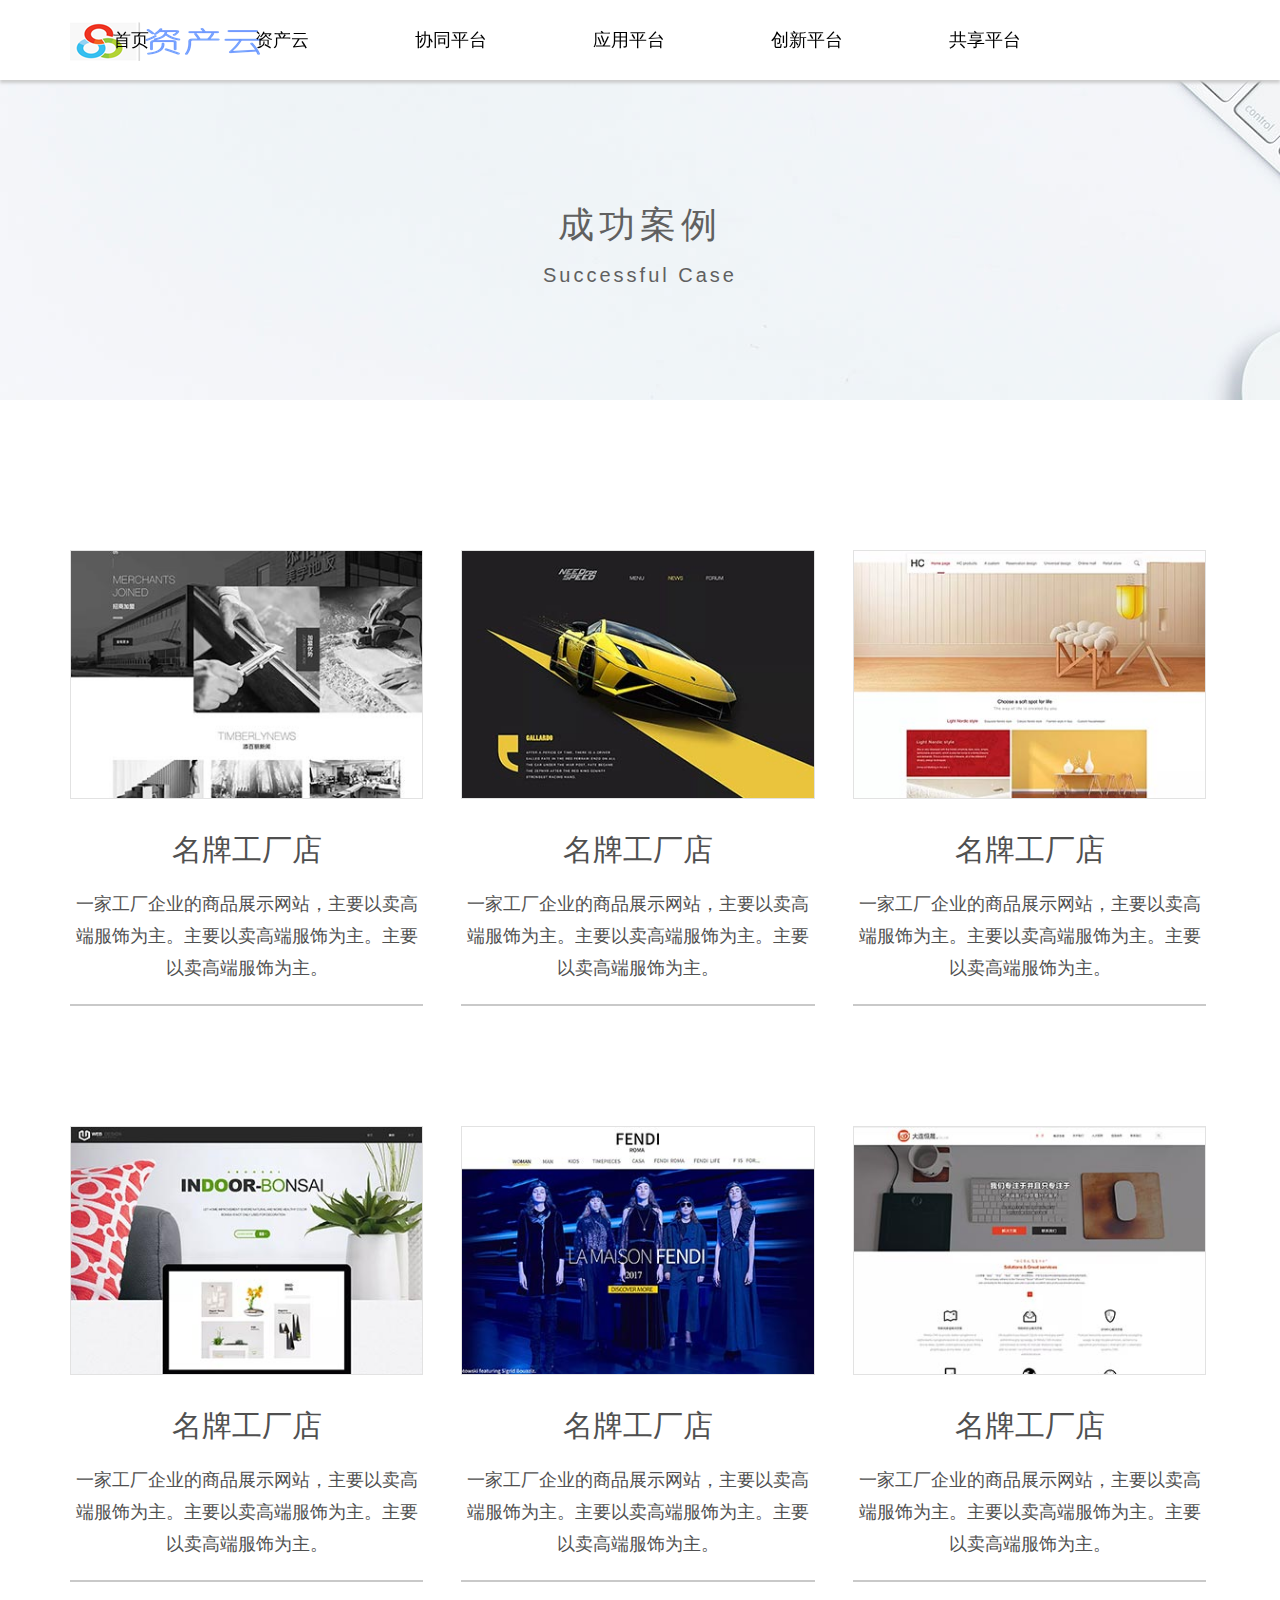
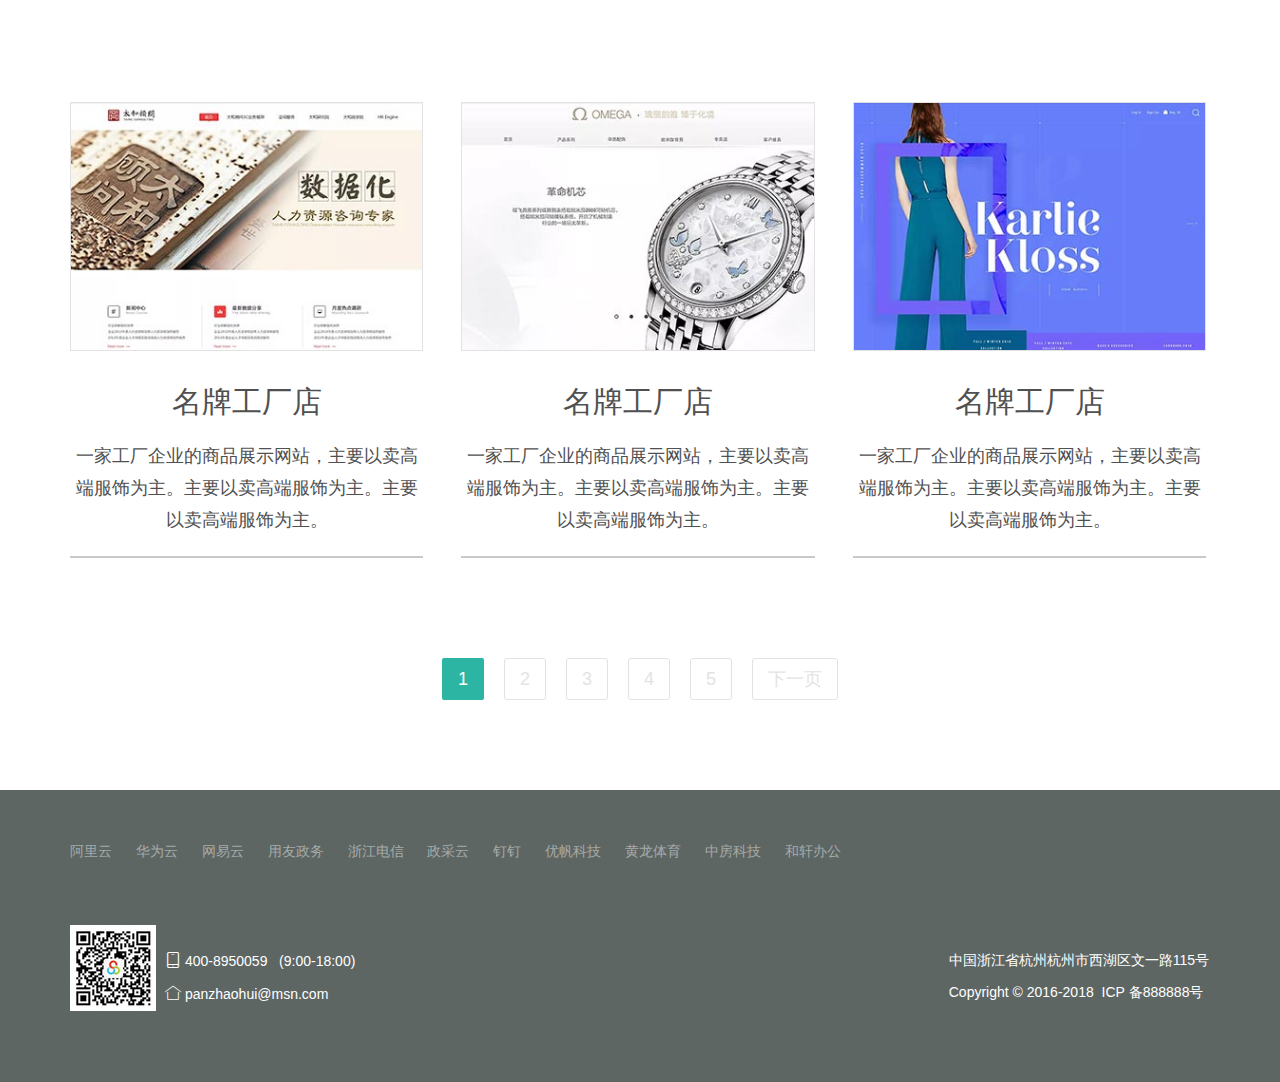
<file: html/case.html>
<!DOCTYPE html>
<html lang="en">
<head>
  <meta charset="UTF-8">
  <meta name="viewport" content="width=device-width,user-scalable=no,initial-scale=1.0,maximum-scale=1.0,minimum-scale=1.0">
  <title>资产云开放协同创新中心-案例</title>
  <link rel="stylesheet" href="../res/layui/css/layui.css">
  <link rel="stylesheet" href="../res/static/css/index.css">
</head>
<body>
  <!-- nav部分 -->
  <div class="nav">
    <div class="layui-container">
      <!-- 公司logo -->
      <div class="nav-logo">
        <a href="index.html">
          <img src="../res/static/img/logo.png" alt="资产云开放协同创新中心">
        </a>
      </div>
      <div class="nav-list">
        <button>
          <span></span><span></span><span></span>
        </button>
        <ul class="layui-nav" lay-filter="">
            <li class="layui-nav-item"><a href="index.html">首页</a></li>
            <li class="layui-nav-item"><a href="assetcloud.html">资产云</a></li>
            <li class="layui-nav-item"><a href="collaboration.html">协同平台</a></li>
            <li class="layui-nav-item"><a href="app.html">应用平台</a></li>
            <li class="layui-nav-item"><a href="inovation.html">创新平台</a></li>
            <li class="layui-nav-item"><a href="share.html">共享平台</a></li>
            <li class="layui-nav-item"><a href="product.html">加入协同</a></li>
            <li class="layui-nav-item layui-this "><a href="news.html">动态</a></li>
            <li class="layui-nav-item"><a href="case.html">案例</a></li>
            <li class="layui-nav-item"><a href="about.html">关于</a></li> 
        </ul>
      </div>
    </div>
  </div>
  <!-- banner部分 -->
  <div class="banner case">
    <div class="title">
      <p>成功案例</p>
      <p class="en">Successful Case</p>
    </div>
  </div>
  <!-- main部分 -->
  <div class="main-case">
    <div class="layui-container">
      <div class="layui-row">
        <div class="layui-inline content">
          <div class="layui-inline case-img"><img src="../res/static/img/case1.jpg"></div>
          <p class="lable">名牌工厂店</p>
          <p>一家工厂企业的商品展示网站，主要以卖高端服饰为主。主要以卖高端服饰为主。主要以卖高端服饰为主。</p>
        </div>
        <div class="layui-inline content even center">
          <div class="layui-inline case-img"><img src="../res/static/img/case2.jpg"></div>
          <p class="lable">名牌工厂店</p>
          <p>一家工厂企业的商品展示网站，主要以卖高端服饰为主。主要以卖高端服饰为主。主要以卖高端服饰为主。</p>
        </div>
        <div class="layui-inline content">
          <div class="layui-inline case-img"><img src="../res/static/img/case3.jpg"></div>
          <p class="lable">名牌工厂店</p>
          <p>一家工厂企业的商品展示网站，主要以卖高端服饰为主。主要以卖高端服饰为主。主要以卖高端服饰为主。</p>
        </div>
        <div class="layui-inline content even">
          <div class="layui-inline case-img"><img src="../res/static/img/case4.jpg"></div>
          <p class="lable">名牌工厂店</p>
          <p>一家工厂企业的商品展示网站，主要以卖高端服饰为主。主要以卖高端服饰为主。主要以卖高端服饰为主。</p>
        </div>
        <div class="layui-inline content center">
          <div class="layui-inline case-img"><img src="../res/static/img/case5.jpg"></div>
          <p class="lable">名牌工厂店</p>
          <p>一家工厂企业的商品展示网站，主要以卖高端服饰为主。主要以卖高端服饰为主。主要以卖高端服饰为主。</p>
        </div>
        <div class="layui-inline content even">
          <div class="layui-inline case-img"><img src="../res/static/img/case6.jpg"></div>
          <p class="lable">名牌工厂店</p>
          <p>一家工厂企业的商品展示网站，主要以卖高端服饰为主。主要以卖高端服饰为主。主要以卖高端服饰为主。</p>
        </div>
        <div class="layui-inline content">
          <div class="layui-inline case-img"><img src="../res/static/img/case7.jpg"></div>
          <p class="lable">名牌工厂店</p>
          <p>一家工厂企业的商品展示网站，主要以卖高端服饰为主。主要以卖高端服饰为主。主要以卖高端服饰为主。</p>
        </div>
        <div class="layui-inline content even center">
          <div class="layui-inline case-img"><img src="../res/static/img/case8.jpg"></div>
          <p class="lable">名牌工厂店</p>
          <p>一家工厂企业的商品展示网站，主要以卖高端服饰为主。主要以卖高端服饰为主。主要以卖高端服饰为主。</p>
        </div>
        <div class="layui-inline content">
          <div class="layui-inline case-img"><img src="../res/static/img/case9.jpg"></div>
          <p class="lable">名牌工厂店</p>
          <p>一家工厂企业的商品展示网站，主要以卖高端服饰为主。主要以卖高端服饰为主。主要以卖高端服饰为主。</p>
        </div>
      </div>
      <div id="casePage"></div>
    </div>
  </div>
  <!-- footer部分 -->
  <div class="footer">
    <div class="layui-container">
      <p class="footer-web">
          <a href="javascript:;">阿里云</a>
          <a href="javascript:;">华为云</a>
          <a href="javascript:;">网易云</a>
          <a href="javascript:;">用友政务</a>
          <a href="javascript:;">浙江电信</a>
          <a href="javascript:;">政采云</a>
          <a href="javascript:;">钉钉</a>
          <a href="javascript:;">优帆科技</a>
          <a href="javascript:;">黄龙体育</a>
          <a href="javascript:;">中房科技</a>
          <a href="javascript:;">和轩办公</a>
      </p>
      <div class="layui-row footer-contact">
        <div class="layui-col-sm2 layui-col-lg1"><img src="../res/static/img/assetcloud.jpg"></div>
        <div class="layui-col-sm10 layui-col-lg11">
          <div class="layui-row">
              <div class="layui-col-sm6 layui-col-md8 layui-col-lg9">
                  <p class="contact-top"><i class="layui-icon layui-icon-cellphone"></i>&nbsp;400-8950059&nbsp;&nbsp;&nbsp;(9:00-18:00)</p>
                  <p class="contact-bottom"><i class="layui-icon layui-icon-home"></i>&nbsp;panzhaohui@msn.com</span></p>
                </div>
                <div class="layui-col-sm6 layui-col-md4 layui-col-lg3">
                  <p class="contact-top"><span class="right">中国浙江省杭州杭州市西湖区文一路115号</span></p>
                  <p class="contact-bottom"><span class="right">Copyright&nbsp;©&nbsp;2016-2018&nbsp;&nbsp;ICP&nbsp;备888888号</span></p>
                </div>
          </div>
        </div>
      </div>
    </div>
  </div>
<script src="../res/layui/layui.js"></script>
<!--[if lt IE 9]>
  <script src="https://cdn.staticfile.org/html5shiv/r29/html5.min.js"></script>
  <script src="https://cdn.staticfile.org/respond.js/1.4.2/respond.min.js"></script>
<![endif]-->
<script>
  layui.config({
    base: '../res/static/js/' 
  }).use('firm'); 
</script>
</body>
</html>
</file>
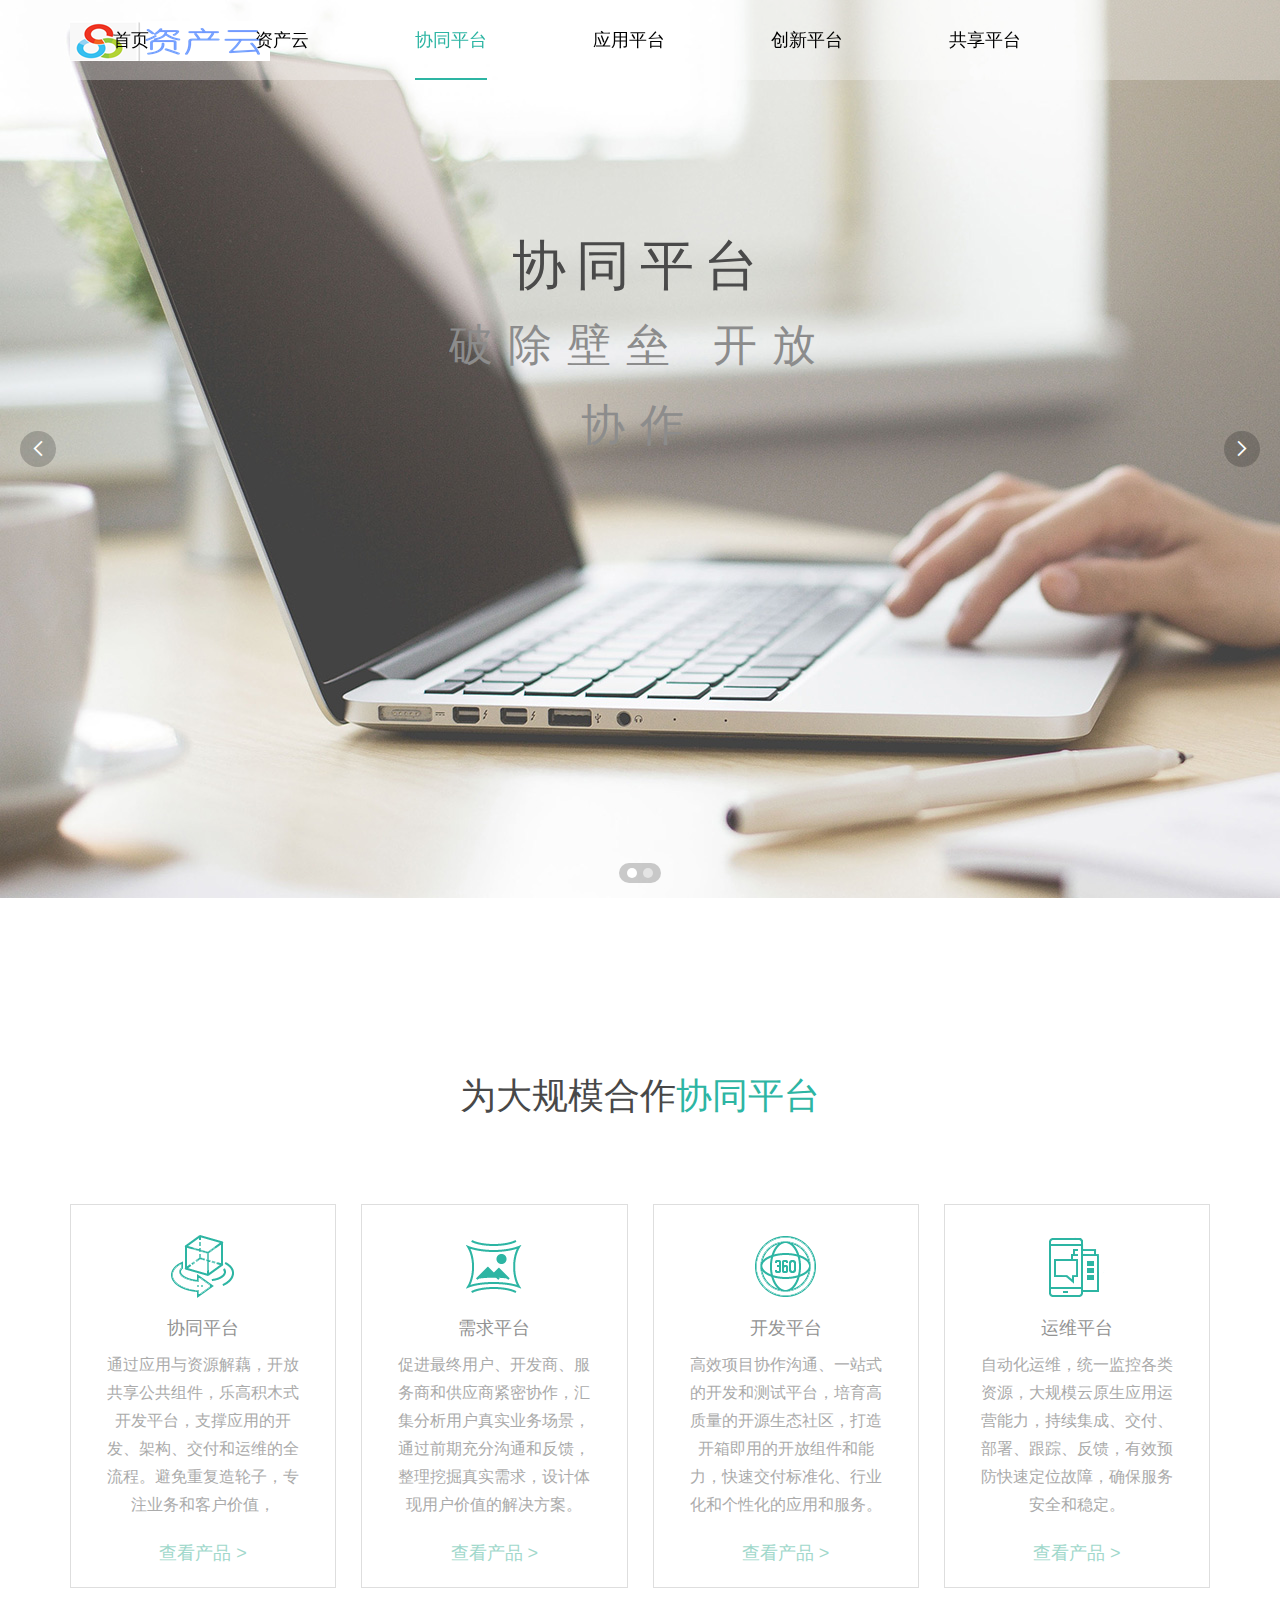
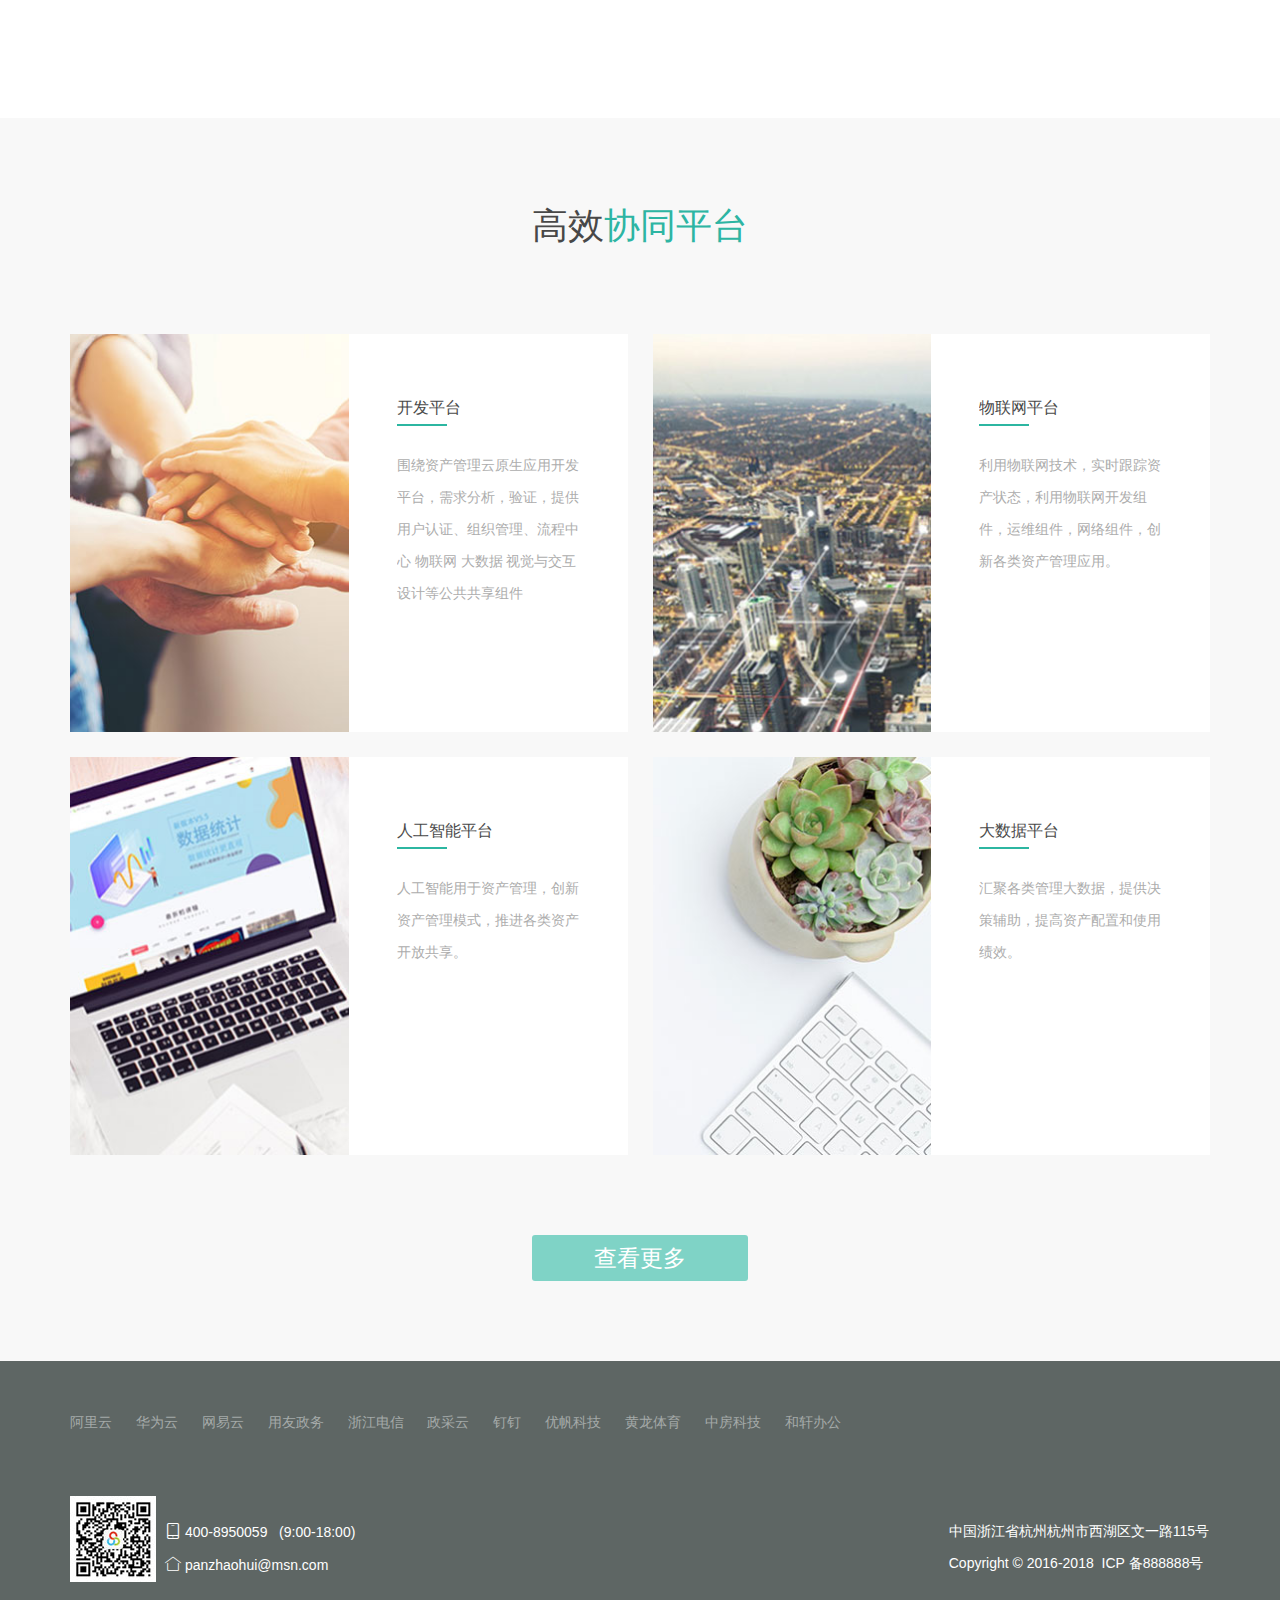
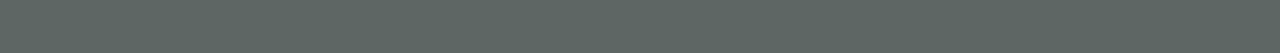
<file: html/collaboration.html>
<!DOCTYPE html>
<html lang="en">
<head>
  <meta charset="UTF-8">
  <meta name="viewport" content="width=device-width,user-scalable=no,initial-scale=1.0,maximum-scale=1.0,minimum-scale=1.0">
  <title>协同平台</title>
  <link rel="stylesheet" href="../res/layui/css/layui.css">
  <link rel="stylesheet" href="../res/static/css/index.css">
</head>
<body>
  <!-- nav部分 -->
  <div class="nav index">
    <div class="layui-container">
      <!-- 公司logo -->
      <div class="nav-logo">
        <a href="index.html">
          <img src="../res/static/img/logo.png" alt="资产云开放协同创新中心">
        </a>
      </div>
      <div class="nav-list">
        <button>
          <span></span><span></span><span></span><span></span><span></span>
        </button>
        <ul class="layui-nav" lay-filter="">
            <li class="layui-nav-item"><a href="index.html">首页</a></li>
            <li class="layui-nav-item"><a href="assetcloud.html">资产云</a></li>
            <li class="layui-nav-item layui-this "><a href="collaboration.html">协同平台</a></li>
            <li class="layui-nav-item"><a href="app.html">应用平台</a></li>
            <li class="layui-nav-item"><a href="inovation.html">创新平台</a></li>
            <li class="layui-nav-item"><a href="share.html">共享平台</a></li>
            <li class="layui-nav-item"><a href="product.html">加入协同</a></li>
            <li class="layui-nav-item"><a href="news.html">动态</a></li>
            <li class="layui-nav-item"><a href="case.html">案例</a></li>
            <li class="layui-nav-item"><a href="about.html">关于</a></li> 
        </ul>
      </div>
    </div>
  </div>
  <!-- banner部分 -->
  <div>
    <div class="layui-carousel" id="banner">
      <div carousel-item>
        <div>
          <img src="../res/static/img/banner1.jpg">
          <div class="panel">
            <p class="title">协同平台</p>
            <p>破除壁垒  开放协作</p>
          </div>
        </div>
        <div>
          <img src="../res/static/img/collaboration.jpg">
          <div class="panel">
            <p class="title">协同平台</p>
            <p>破除壁垒  开放协作</p>
          </div>
        </div>
      </div>
    </div>
  </div>
  <!-- main部分 -->
  <div class="tlinks">Collect from <a href="http://www.cssmoban.com/" >网页模板</a></div>
  <div class="main-product">
    <div class="layui-container">
      <p class="title">为大规模合作<span>协同平台</span></p>
      <div class="layui-row layui-col-space25">
        <div class="layui-col-sm6 layui-col-md3">
          <div class="content">
            <div><img src="../res/static/img/Big_icon1.png"></div>
            <div>
              <p class="label">协同平台</p>
              <p>通过应用与资源解藕，开放共享公共组件，乐高积木式开发平台，支撑应用的开发、架构、交付和运维的全流程。避免重复造轮子，专注业务和客户价值，</p>
            </div>
            <a href="javascript:;">查看产品 ></a>
          </div>
        </div>
        <div class="layui-col-sm6 layui-col-md3 ">
          <div class="content">
            <div><img src="../res/static/img/Big_icon2.png"></div>
            <div>
              <p class="label">需求平台</p>
              <p>促进最终用户、开发商、服务商和供应商紧密协作，汇集分析用户真实业务场景，通过前期充分沟通和反馈，整理挖掘真实需求，设计体现用户价值的解决方案。</p>
            </div>
            <a href="javascript:;">查看产品 ></a>
          </div>
        </div>
        <div class="layui-col-sm6 layui-col-md3 ">
          <div class="content">
            <div><img src="../res/static/img/Big_icon3.png"></div>
            <div>
              <p class="label">开发平台</p>
              <p>高效项目协作沟通、一站式的开发和测试平台，培育高质量的开源生态社区，打造开箱即用的开放组件和能力，快速交付标准化、行业化和个性化的应用和服务。</p>
            </div>
            <a href="javascript:;">查看产品 ></a>
          </div>
        </div>
        <div class="layui-col-sm6 layui-col-md3 ">
          <div class="content">
            <div><img src="../res/static/img/Big_icon4.png"></div>
            <div>
              <p class="label">运维平台</p>
              <p>自动化运维，统一监控各类资源，大规模云原生应用运营能力，持续集成、交付、部署、跟踪、反馈，有效预防快速定位故障，确保服务安全和稳定。</p>
            </div>
            <a href="javascript:;">查看产品 ></a>
          </div>
        </div>
      </div>
    </div>
  </div>
  <div class="main-service">
    <div class="layui-container">
      <p class="title">高效<span>协同平台</span></p>
      <div class="layui-row layui-col-space25 layui-col-space80">
        <div class="layui-col-sm6">
          <div class="content">
            <div class="content-left"><img src="../res/static/img/home_img1.jpg"></div>
            <div class="content-right">
              <p class="label">开发平台</p>
              <span></span>
              <p>围绕资产管理云原生应用开发平台，需求分析，验证，提供用户认证、组织管理、流程中心 物联网 大数据 视觉与交互设计等公共共享组件</p>
            </div>
          </div>
        </div>
        <div class="layui-col-sm6">
          <div class="content">
            <div class="content-left"><img src="../res/static/img/home_img2.jpg"></div>
            <div class="content-right">
              <p class="label">物联网平台</p>
              <span></span>
              <p>利用物联网技术，实时跟踪资产状态，利用物联网开发组件，运维组件，网络组件，创新各类资产管理应用。</p>
            </div>
          </div>
        </div>
        <div class="layui-col-sm6">
          <div class="content">
            <div class="content-left"><img src="../res/static/img/home_img3.jpg"></div>
            <div class="content-right">
              <p class="label">人工智能平台</p>
              <span></span>
              <p>人工智能用于资产管理，创新资产管理模式，推进各类资产开放共享。</p>
            </div>
          </div>
        </div>
        <div class="layui-col-sm6">
          <div class="content">
            <div class="content-left"><img src="../res/static/img/home_img4.jpg"></div>
            <div class="content-right">
              <p class="label">大数据平台</p>
              <span></span>
              <p>汇聚各类管理大数据，提供决策辅助，提高资产配置和使用绩效。</p>
            </div>
          </div>
        </div>
      </div>
      <div class="service-more"><a href="">查看更多</a></div>
    </div>
  </div>
  <!-- footer部分 -->
  <div class="footer">
    <div class="layui-container">
      <p class="footer-web">
          <a href="javascript:;">阿里云</a>
          <a href="javascript:;">华为云</a>
          <a href="javascript:;">网易云</a>
          <a href="javascript:;">用友政务</a>
          <a href="javascript:;">浙江电信</a>
          <a href="javascript:;">政采云</a>
          <a href="javascript:;">钉钉</a>
          <a href="javascript:;">优帆科技</a>
          <a href="javascript:;">黄龙体育</a>
          <a href="javascript:;">中房科技</a>
          <a href="javascript:;">和轩办公</a>
      </p>
      <div class="layui-row footer-contact">
        <div class="layui-col-sm2 layui-col-lg1"><img src="../res/static/img/assetcloud.jpg"></div>
        <div class="layui-col-sm10 layui-col-lg11">
          <div class="layui-row">
              <div class="layui-col-sm6 layui-col-md8 layui-col-lg9">
                  <p class="contact-top"><i class="layui-icon layui-icon-cellphone"></i>&nbsp;400-8950059&nbsp;&nbsp;&nbsp;(9:00-18:00)</p>
                  <p class="contact-bottom"><i class="layui-icon layui-icon-home"></i>&nbsp;panzhaohui@msn.com</span></p>
                </div>
                <div class="layui-col-sm6 layui-col-md4 layui-col-lg3">
                  <p class="contact-top"><span class="right">中国浙江省杭州杭州市西湖区文一路115号</span></p>
                  <p class="contact-bottom"><span class="right">Copyright&nbsp;©&nbsp;2016-2018&nbsp;&nbsp;ICP&nbsp;备888888号</span></p>
                </div>
          </div>
        </div>
      </div>
    </div>
  </div>
<script src="../res/layui/layui.js"></script>
<!--[if lt IE 9]>
  <script src="https://cdn.staticfile.org/html5shiv/r29/html5.min.js"></script>
  <script src="https://cdn.staticfile.org/respond.js/1.4.2/respond.min.js"></script>
<![endif]-->
<script>
  layui.config({
    base: '../res/static/js/' 
  }).use('firm'); 
</script>
</body>
</html>
</file>
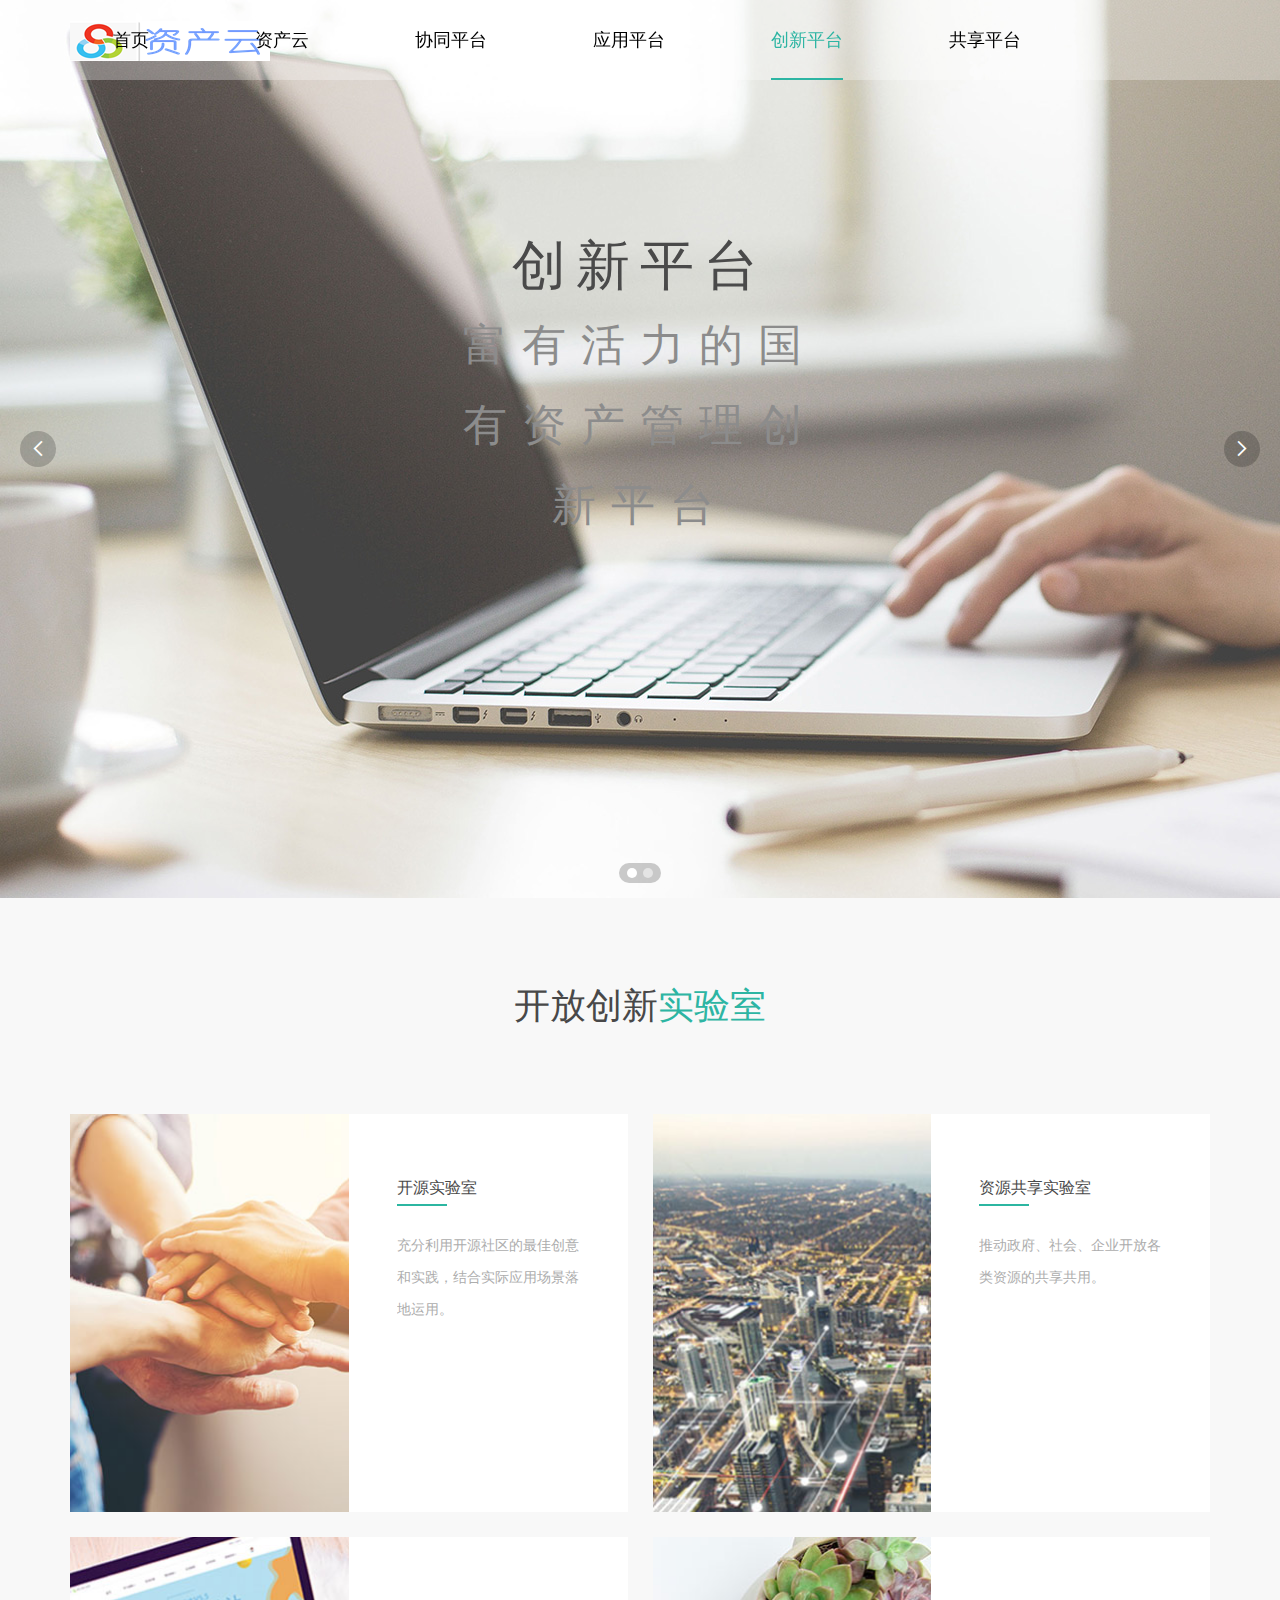
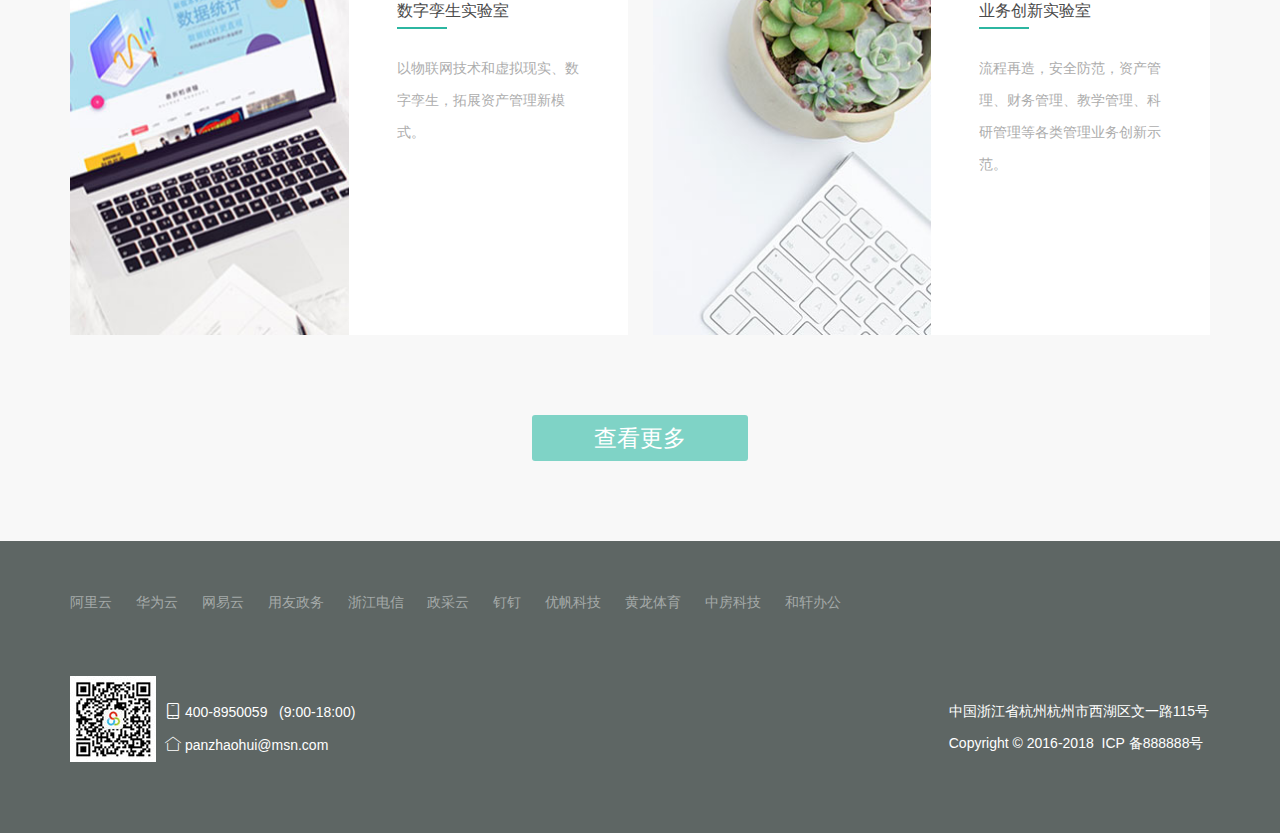
<file: html/inovation.html>
<!DOCTYPE html>
<html lang="en">
<head>
  <meta charset="UTF-8">
  <meta name="viewport" content="width=device-width,user-scalable=no,initial-scale=1.0,maximum-scale=1.0,minimum-scale=1.0">
  <title>创新平台</title>
  <link rel="stylesheet" href="../res/layui/css/layui.css">
  <link rel="stylesheet" href="../res/static/css/index.css">
</head>
<body>
  <!-- nav部分 -->
  <div class="nav index">
    <div class="layui-container">
      <!-- 公司logo -->
      <div class="nav-logo">
        <a href="index.html">
          <img src="../res/static/img/logo.png" alt="创新平台">
        </a>
      </div>
      <div class="nav-list">
        <button>
          <span></span><span></span><span></span>
        </button>
        <ul class="layui-nav" lay-filter="">
            <li class="layui-nav-item"><a href="index.html">首页</a></li>
            <li class="layui-nav-item"><a href="assetcloud.html">资产云</a></li>
            <li class="layui-nav-item"><a href="collaboration.html">协同平台</a></li>
            <li class="layui-nav-item"><a href="app.html">应用平台</a></li>
            <li class="layui-nav-item layui-this "><a href="inovation.html">创新平台</a></li>
            <li class="layui-nav-item"><a href="share.html">共享平台</a></li>
            <li class="layui-nav-item"><a href="product.html">加入协同</a></li>
            <li class="layui-nav-item"><a href="news.html">动态</a></li>
            <li class="layui-nav-item"><a href="case.html">案例</a></li>
            <li class="layui-nav-item"><a href="about.html">关于</a></li> 
        </ul>
      </div>
    </div>
  </div>
  <!-- banner部分 -->
  <div>
    <div class="layui-carousel" id="banner">
      <div carousel-item>
        <div>
          <img src="../res/static/img/banner1.jpg">
          <div class="panel">
            <p class="title">创新平台</p>
            <p class="en">富有活力的国有资产管理创新平台</p>
          </div>
        </div>
        <div>
          <img src="../res/static/img/inovation.jpg">
          <div class="panel">
            <p class="title">创新平台</p>
            <p class="en">富有活力的国有资产管理创新平台</p>
          </div>
        </div>
      </div>
    </div>
  </div>
  <!-- main部分 -->
  <div class="tlinks">Collect from <a href="http://www.cssmoban.com/" >网页模板</a></div>
  
  <div class="main-service">
    <div class="layui-container">
      <p class="title">开放创新<span>实验室</span></p>
      <div class="layui-row layui-col-space25 layui-col-space80">
        <div class="layui-col-sm6">
          <div class="content">
            <div class="content-left"><img src="../res/static/img/home_img1.jpg"></div>
            <div class="content-right">
              <p class="label">开源实验室</p>
              <span></span>
              <p>充分利用开源社区的最佳创意和实践，结合实际应用场景落地运用。</p>
            </div>
          </div>
        </div>
        <div class="layui-col-sm6">
          <div class="content">
            <div class="content-left"><img src="../res/static/img/home_img2.jpg"></div>
            <div class="content-right">
              <p class="label">资源共享实验室</p>
              <span></span>
              <p>推动政府、社会、企业开放各类资源的共享共用。</p>
            </div>
          </div>
        </div>
        <div class="layui-col-sm6">
          <div class="content">
            <div class="content-left"><img src="../res/static/img/home_img3.jpg"></div>
            <div class="content-right">
              <p class="label">数字孪生实验室</p>
              <span></span>
              <p>以物联网技术和虚拟现实、数字孪生，拓展资产管理新模式。</p>
            </div>
          </div>
        </div>
        <div class="layui-col-sm6">
          <div class="content">
            <div class="content-left"><img src="../res/static/img/home_img4.jpg"></div>
            <div class="content-right">
              <p class="label">业务创新实验室</p>
              <span></span>
              <p>流程再造，安全防范，资产管理、财务管理、教学管理、科研管理等各类管理业务创新示范。</p>
            </div>
          </div>
        </div>
      </div>
      <div class="service-more"><a href="">查看更多</a></div>
    </div>
  </div>
  <!-- footer部分 -->
  <div class="footer">
    <div class="layui-container">
      <p class="footer-web">
          <a href="javascript:;">阿里云</a>
          <a href="javascript:;">华为云</a>
          <a href="javascript:;">网易云</a>
          <a href="javascript:;">用友政务</a>
          <a href="javascript:;">浙江电信</a>
          <a href="javascript:;">政采云</a>
          <a href="javascript:;">钉钉</a>
          <a href="javascript:;">优帆科技</a>
          <a href="javascript:;">黄龙体育</a>
          <a href="javascript:;">中房科技</a>
          <a href="javascript:;">和轩办公</a>
      </p>
      <div class="layui-row footer-contact">
        <div class="layui-col-sm2 layui-col-lg1"><img src="../res/static/img/assetcloud.jpg"></div>
        <div class="layui-col-sm10 layui-col-lg11">
          <div class="layui-row">
              <div class="layui-col-sm6 layui-col-md8 layui-col-lg9">
                  <p class="contact-top"><i class="layui-icon layui-icon-cellphone"></i>&nbsp;400-8950059&nbsp;&nbsp;&nbsp;(9:00-18:00)</p>
                  <p class="contact-bottom"><i class="layui-icon layui-icon-home"></i>&nbsp;panzhaohui@msn.com</span></p>
                </div>
                <div class="layui-col-sm6 layui-col-md4 layui-col-lg3">
                  <p class="contact-top"><span class="right">中国浙江省杭州杭州市西湖区文一路115号</span></p>
                  <p class="contact-bottom"><span class="right">Copyright&nbsp;©&nbsp;2016-2018&nbsp;&nbsp;ICP&nbsp;备888888号</span></p>
                </div>
          </div>
        </div>
      </div>
    </div>
  </div>
<script src="../res/layui/layui.js"></script>
<!--[if lt IE 9]>
  <script src="https://cdn.staticfile.org/html5shiv/r29/html5.min.js"></script>
  <script src="https://cdn.staticfile.org/respond.js/1.4.2/respond.min.js"></script>
<![endif]-->
<script>
  layui.config({
    base: '../res/static/js/' 
  }).use('firm'); 
</script>
</body>
</html>
</file>
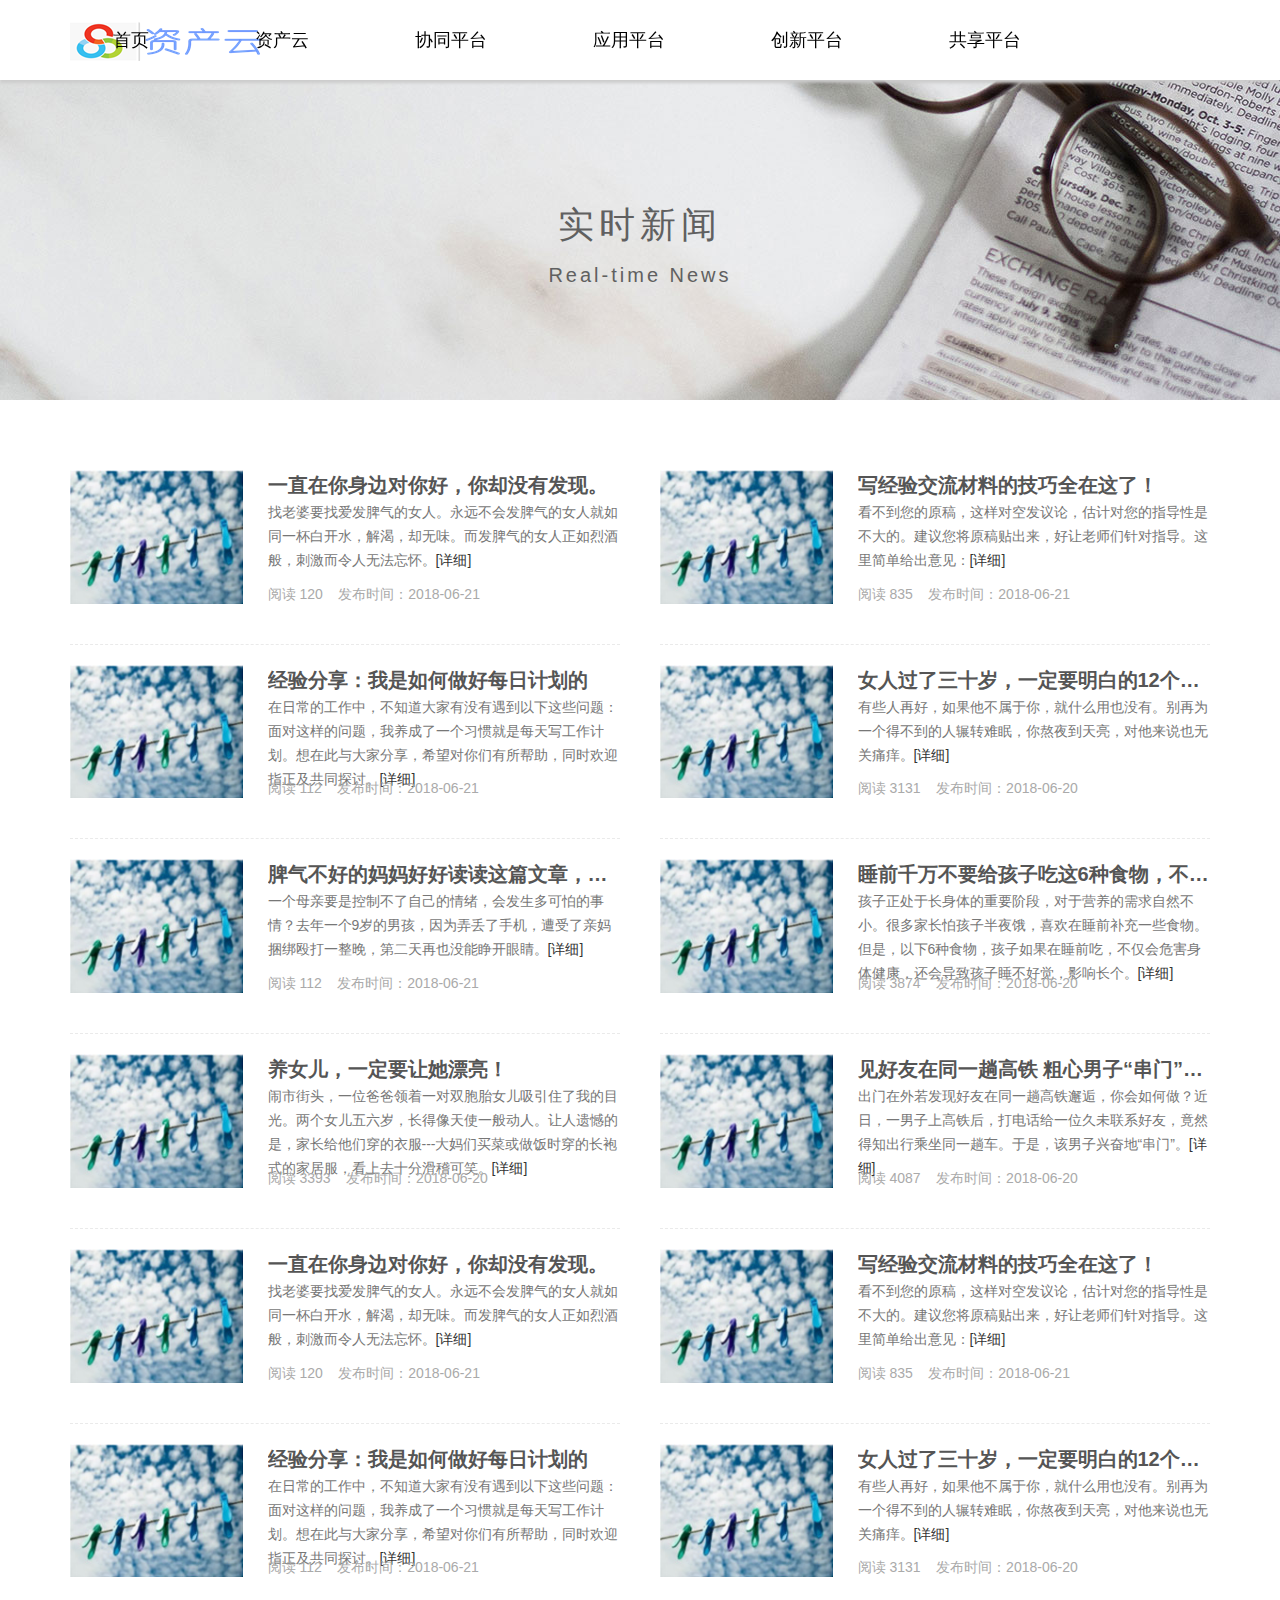
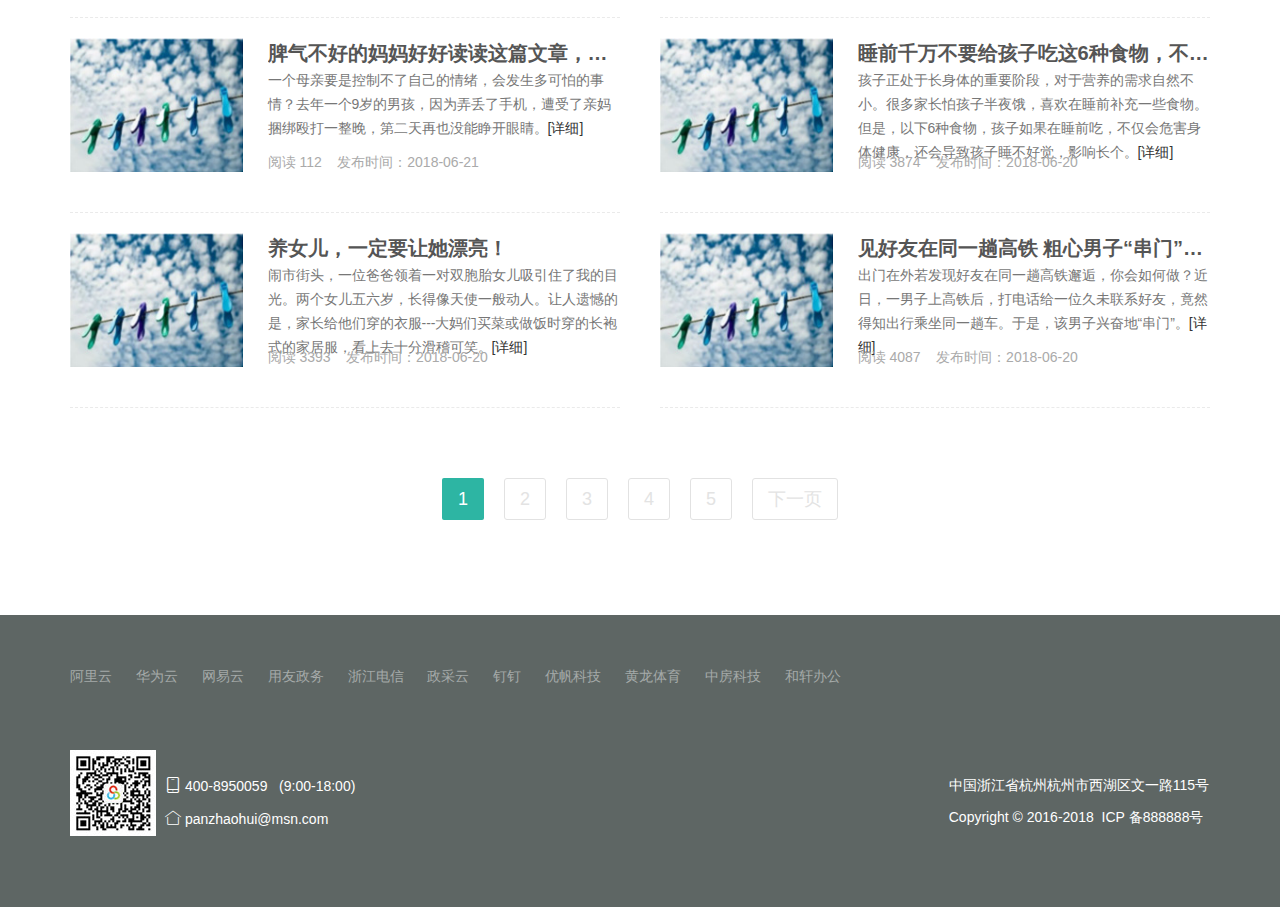
<file: html/news.html>
<!DOCTYPE html>
<html lang="en">
<head>
  <meta charset="UTF-8">
  <meta name="viewport" content="width=device-width,user-scalable=no,initial-scale=1.0,maximum-scale=1.0,minimum-scale=1.0">
  <title>资产云开放协同创新中心-动态</title>
  <link rel="stylesheet" href="../res/layui/css/layui.css">
  <link rel="stylesheet" href="../res/static/css/index.css">
</head>
<body>
  <!-- nav部分 -->
  <div class="nav">
    <div class="layui-container">
      <!-- 公司logo -->
      <div class="nav-logo">
        <a href="index.html">
          <img src="../res/static/img/logo.png" alt="资产云开放协同创新中心">
        </a>
      </div>
      <div class="nav-list">
        <button>
          <span></span><span></span><span></span>
        </button>
        <ul class="layui-nav" lay-filter="">
            <li class="layui-nav-item"><a href="index.html">首页</a></li>
            <li class="layui-nav-item"><a href="assetcloud.html">资产云</a></li>
            <li class="layui-nav-item"><a href="collaboration.html">协同平台</a></li>
            <li class="layui-nav-item"><a href="app.html">应用平台</a></li>
            <li class="layui-nav-item"><a href="inovation.html">创新平台</a></li>
            <li class="layui-nav-item"><a href="share.html">共享平台</a></li>
            <li class="layui-nav-item"><a href="product.html">加入协同</a></li>
            <li class="layui-nav-item layui-this "><a href="news.html">动态</a></li>
            <li class="layui-nav-item"><a href="case.html">案例</a></li>
            <li class="layui-nav-item"><a href="about.html">关于</a></li> 
        </ul>
      </div>
    </div>
  </div>
  <!-- banner部分 -->
  <div class="banner news">
    <div class="title">
      <p>实时新闻</p>
      <p class="en">Real-time News</p>
    </div>
  </div>
  <!-- main -->
  <div class="main-news">
    <div class="layui-container">
      <div class="layui-row layui-col-space20">
        <div class="layui-col-lg6 content">
          <div>
            <div class="news-img"><a href="newsDetail.html"><img src="../res/static/img/news_img1.jpg"></a></div><div class="news-panel">
              <strong><a href="newsDetail.html">一直在你身边对你好，你却没有发现。</a></strong>
              <p class="detail"><span>找老婆要找爱发脾气的女人。永远不会发脾气的女人就如同一杯白开水，解渴，却无味。而发脾气的女人正如烈酒般，刺激而令人无法忘怀。</span><a href="newsDetail.html">[详细]</a></p>
              <p class="read-push">阅读 <span>120</span>&nbsp;&nbsp;&nbsp;&nbsp;发布时间：<span>2018-06-21</span></p>
            </div>
          </div>
        </div>
        <div class="layui-col-lg6 content">
          <div>
            <div class="news-img"><a href="newsDetail.html"><img src="../res/static/img/news_img1.jpg"></a></div><div class="news-panel">
              <strong><a href="newsDetail.html">写经验交流材料的技巧全在这了！</a></strong>
              <p class="detail"><span>看不到您的原稿，这样对空发议论，估计对您的指导性是不大的。建议您将原稿贴出来，好让老师们针对指导。这里简单给出意见：</span><a href="newsDetail.html">[详细]</a></p>
              <p class="read-push">阅读 <span>835</span>&nbsp;&nbsp;&nbsp;&nbsp;发布时间：<span>2018-06-21</span></p>
            </div>
          </div>
        </div>
        <div class="layui-col-lg6 content">
          <div>
            <div class="news-img"><a href="newsDetail.html"><img src="../res/static/img/news_img1.jpg"></a></div><div class="news-panel">
              <strong><a href="newsDetail.html">经验分享：我是如何做好每日计划的</a></strong>
              <p class="detail"><span>在日常的工作中，不知道大家有没有遇到以下这些问题：面对这样的问题，我养成了一个习惯就是每天写工作计划。想在此与大家分享，希望对你们有所帮助，同时欢迎指正及共同探讨。</span><a href="newsDetail.html">[详细]</a></p>
              <p class="read-push">阅读 <span>112</span>&nbsp;&nbsp;&nbsp;&nbsp;发布时间：<span>2018-06-21</span></p>
            </div>
          </div>
        </div>
        <div class="layui-col-lg6 content">
          <div>
            <div class="news-img"><a href="newsDetail.html"><img src="../res/static/img/news_img1.jpg"></a></div><div class="news-panel">
              <strong><a href="newsDetail.html">女人过了三十岁，一定要明白的12个道理！</a></strong>
              <p class="detail"><span>有些人再好，如果他不属于你，就什么用也没有。别再为一个得不到的人辗转难眠，你熬夜到天亮，对他来说也无关痛痒。</span><a href="newsDetail.html">[详细]</a></p>
              <p class="read-push">阅读 <span>3131</span>&nbsp;&nbsp;&nbsp;&nbsp;发布时间：<span>2018-06-20</span></p>
            </div>
          </div>
        </div>
        <div class="layui-col-lg6 content">
          <div>
            <div class="news-img"><a href="newsDetail.html"><img src="../res/static/img/news_img1.jpg"></a></div><div class="news-panel">
              <strong><a href="newsDetail.html">脾气不好的妈妈好好读读这篇文章，真的是细思极恐</a></strong>
              <p class="detail"><span>一个母亲要是控制不了自己的情绪，会发生多可怕的事情？去年一个9岁的男孩，因为弄丢了手机，遭受了亲妈捆绑殴打一整晚，第二天再也没能睁开眼睛。</span><a href="newsDetail.html">[详细]</a></p>
              <p class="read-push">阅读 <span>112</span>&nbsp;&nbsp;&nbsp;&nbsp;发布时间：<span>2018-06-21</span></p>
            </div>
          </div>
        </div>
        <div class="layui-col-lg6 content">
          <div>
            <div class="news-img"><a href="newsDetail.html"><img src="../res/static/img/news_img1.jpg"></a></div><div class="news-panel">
              <strong><a href="newsDetail.html">睡前千万不要给孩子吃这6种食物，不仅会影响睡眠。</a></strong>
              <p class="detail"><span>孩子正处于长身体的重要阶段，对于营养的需求自然不小。很多家长怕孩子半夜饿，喜欢在睡前补充一些食物。但是，以下6种食物，孩子如果在睡前吃，不仅会危害身体健康，还会导致孩子睡不好觉，影响长个。</span><a href="newsDetail.html">[详细]</a></p>
              <p class="read-push">阅读 <span>3874</span>&nbsp;&nbsp;&nbsp;&nbsp;发布时间：<span>2018-06-20</span></p>
            </div>
          </div>
        </div>
        <div class="layui-col-lg6 content">
          <div>
            <div class="news-img"><a href="newsDetail.html"><img src="../res/static/img/news_img1.jpg"></a></div><div class="news-panel">
              <strong><a href="newsDetail.html">养女儿，一定要让她漂亮！</a></strong>
              <p class="detail"><span>闹市街头，一位爸爸领着一对双胞胎女儿吸引住了我的目光。两个女儿五六岁，长得像天使一般动人。让人遗憾的是，家长给他们穿的衣服---大妈们买菜或做饭时穿的长袍式的家居服，看上去十分滑稽可笑。</span><a href="newsDetail.html">[详细]</a></p>
              <p class="read-push">阅读 <span>3393</span>&nbsp;&nbsp;&nbsp;&nbsp;发布时间：<span>2018-06-20</span></p>
            </div>
          </div>
        </div>
        <div class="layui-col-lg6 content">
          <div>
            <div class="news-img"><a href="newsDetail.html"><img src="../res/static/img/news_img1.jpg"></a></div><div class="news-panel">
              <strong><a href="newsDetail.html">见好友在同一趟高铁 粗心男子“串门”聊天</a></strong>
              <p class="detail"><span>出门在外若发现好友在同一趟高铁邂逅，你会如何做？近日，一男子上高铁后，打电话给一位久未联系好友，竟然得知出行乘坐同一趟车。于是，该男子兴奋地“串门”。</span><a href="newsDetail.html">[详细]</a></p>
              <p class="read-push">阅读 <span>4087</span>&nbsp;&nbsp;&nbsp;&nbsp;发布时间：<span>2018-06-20</span></p>
            </div>
          </div>
        </div>
        <div class="layui-col-lg6 content">
          <div>
            <div class="news-img"><a href="newsDetail.html"><img src="../res/static/img/news_img1.jpg"></a></div><div class="news-panel">
              <strong><a href="newsDetail.html">一直在你身边对你好，你却没有发现。</a></strong>
              <p class="detail"><span>找老婆要找爱发脾气的女人。永远不会发脾气的女人就如同一杯白开水，解渴，却无味。而发脾气的女人正如烈酒般，刺激而令人无法忘怀。</span><a href="newsDetail.html">[详细]</a></p>
              <p class="read-push">阅读 <span>120</span>&nbsp;&nbsp;&nbsp;&nbsp;发布时间：<span>2018-06-21</span></p>
            </div>
          </div>
        </div>
        <div class="layui-col-lg6 content">
          <div>
            <div class="news-img"><a href="newsDetail.html"><img src="../res/static/img/news_img1.jpg"></a></div><div class="news-panel">
              <strong><a href="newsDetail.html">写经验交流材料的技巧全在这了！</a></strong>
              <p class="detail"><span>看不到您的原稿，这样对空发议论，估计对您的指导性是不大的。建议您将原稿贴出来，好让老师们针对指导。这里简单给出意见：</span><a href="newsDetail.html">[详细]</a></p>
              <p class="read-push">阅读 <span>835</span>&nbsp;&nbsp;&nbsp;&nbsp;发布时间：<span>2018-06-21</span></p>
            </div>
          </div>
        </div>
        <div class="layui-col-lg6 content">
          <div>
            <div class="news-img"><a href="newsDetail.html"><img src="../res/static/img/news_img1.jpg"></a></div><div class="news-panel">
              <strong><a href="newsDetail.html">经验分享：我是如何做好每日计划的</a></strong>
              <p class="detail"><span>在日常的工作中，不知道大家有没有遇到以下这些问题：面对这样的问题，我养成了一个习惯就是每天写工作计划。想在此与大家分享，希望对你们有所帮助，同时欢迎指正及共同探讨。</span><a href="newsDetail.html">[详细]</a></p>
              <p class="read-push">阅读 <span>112</span>&nbsp;&nbsp;&nbsp;&nbsp;发布时间：<span>2018-06-21</span></p>
            </div>
          </div>
        </div>
        <div class="layui-col-lg6 content">
          <div>
            <div class="news-img"><a href="newsDetail.html"><img src="../res/static/img/news_img1.jpg"></a></div><div class="news-panel">
              <strong><a href="newsDetail.html">女人过了三十岁，一定要明白的12个道理！</a></strong>
              <p class="detail"><span>有些人再好，如果他不属于你，就什么用也没有。别再为一个得不到的人辗转难眠，你熬夜到天亮，对他来说也无关痛痒。</span><a href="newsDetail.html">[详细]</a></p>
              <p class="read-push">阅读 <span>3131</span>&nbsp;&nbsp;&nbsp;&nbsp;发布时间：<span>2018-06-20</span></p>
            </div>
          </div>
        </div>
        <div class="layui-col-lg6 content">
          <div>
            <div class="news-img"><a href="newsDetail.html"><img src="../res/static/img/news_img1.jpg"></a></div><div class="news-panel">
              <strong><a href="newsDetail.html">脾气不好的妈妈好好读读这篇文章，真的是细思极恐</a></strong>
              <p class="detail"><span>一个母亲要是控制不了自己的情绪，会发生多可怕的事情？去年一个9岁的男孩，因为弄丢了手机，遭受了亲妈捆绑殴打一整晚，第二天再也没能睁开眼睛。</span><a href="newsDetail.html">[详细]</a></p>
              <p class="read-push">阅读 <span>112</span>&nbsp;&nbsp;&nbsp;&nbsp;发布时间：<span>2018-06-21</span></p>
            </div>
          </div>
        </div>
        <div class="layui-col-lg6 content">
          <div>
            <div class="news-img"><a href="newsDetail.html"><img src="../res/static/img/news_img1.jpg"></a></div><div class="news-panel">
              <strong><a href="newsDetail.html">睡前千万不要给孩子吃这6种食物，不仅会影响睡眠。</a></strong>
              <p class="detail"><span>孩子正处于长身体的重要阶段，对于营养的需求自然不小。很多家长怕孩子半夜饿，喜欢在睡前补充一些食物。但是，以下6种食物，孩子如果在睡前吃，不仅会危害身体健康，还会导致孩子睡不好觉，影响长个。</span><a href="newsDetail.html">[详细]</a></p>
              <p class="read-push">阅读 <span>3874</span>&nbsp;&nbsp;&nbsp;&nbsp;发布时间：<span>2018-06-20</span></p>
            </div>
          </div>
        </div>
        <div class="layui-col-lg6 content">
          <div>
            <div class="news-img"><a href="newsDetail.html"><img src="../res/static/img/news_img1.jpg"></a></div><div class="news-panel">
              <strong><a href="newsDetail.html">养女儿，一定要让她漂亮！</a></strong>
              <p class="detail"><span>闹市街头，一位爸爸领着一对双胞胎女儿吸引住了我的目光。两个女儿五六岁，长得像天使一般动人。让人遗憾的是，家长给他们穿的衣服---大妈们买菜或做饭时穿的长袍式的家居服，看上去十分滑稽可笑。</span><a href="newsDetail.html">[详细]</a></p>
              <p class="read-push">阅读 <span>3393</span>&nbsp;&nbsp;&nbsp;&nbsp;发布时间：<span>2018-06-20</span></p>
            </div>
          </div>
        </div>
        <div class="layui-col-lg6 content">
          <div>
            <div class="news-img"><a href="newsDetail.html"><img src="../res/static/img/news_img1.jpg"></a></div><div class="news-panel">
              <strong><a href="newsDetail.html">见好友在同一趟高铁 粗心男子“串门”聊天</a></strong>
              <p class="detail"><span>出门在外若发现好友在同一趟高铁邂逅，你会如何做？近日，一男子上高铁后，打电话给一位久未联系好友，竟然得知出行乘坐同一趟车。于是，该男子兴奋地“串门”。</span><a href="newsDetail.html">[详细]</a></p>
              <p class="read-push">阅读 <span>4087</span>&nbsp;&nbsp;&nbsp;&nbsp;发布时间：<span>2018-06-20</span></p>
            </div>
          </div>
        </div>
      </div>
      <div id="newsPage"></div>
    </div>
  </div>
  <!-- footer部分 -->
  <div class="footer">
    <div class="layui-container">
      <p class="footer-web">
          <a href="javascript:;">阿里云</a>
          <a href="javascript:;">华为云</a>
          <a href="javascript:;">网易云</a>
          <a href="javascript:;">用友政务</a>
          <a href="javascript:;">浙江电信</a>
          <a href="javascript:;">政采云</a>
          <a href="javascript:;">钉钉</a>
          <a href="javascript:;">优帆科技</a>
          <a href="javascript:;">黄龙体育</a>
          <a href="javascript:;">中房科技</a>
          <a href="javascript:;">和轩办公</a>
      </p>
      <div class="layui-row footer-contact">
        <div class="layui-col-sm2 layui-col-lg1"><img src="../res/static/img/assetcloud.jpg"></div>
        <div class="layui-col-sm10 layui-col-lg11">
          <div class="layui-row">
              <div class="layui-col-sm6 layui-col-md8 layui-col-lg9">
                  <p class="contact-top"><i class="layui-icon layui-icon-cellphone"></i>&nbsp;400-8950059&nbsp;&nbsp;&nbsp;(9:00-18:00)</p>
                  <p class="contact-bottom"><i class="layui-icon layui-icon-home"></i>&nbsp;panzhaohui@msn.com</span></p>
                </div>
                <div class="layui-col-sm6 layui-col-md4 layui-col-lg3">
                  <p class="contact-top"><span class="right">中国浙江省杭州杭州市西湖区文一路115号</span></p>
                  <p class="contact-bottom"><span class="right">Copyright&nbsp;©&nbsp;2016-2018&nbsp;&nbsp;ICP&nbsp;备888888号</span></p>
                </div>
          </div>
        </div>
      </div>
    </div>
  </div>
<script src="../res/layui/layui.js"></script>
<!--[if lt IE 9]>
  <script src="https://cdn.staticfile.org/html5shiv/r29/html5.min.js"></script>
  <script src="https://cdn.staticfile.org/respond.js/1.4.2/respond.min.js"></script>
<![endif]-->
<script>
  layui.config({
    base: '../res/static/js/' 
  }).use('firm'); 
</script>

</body>
</html>
</file>
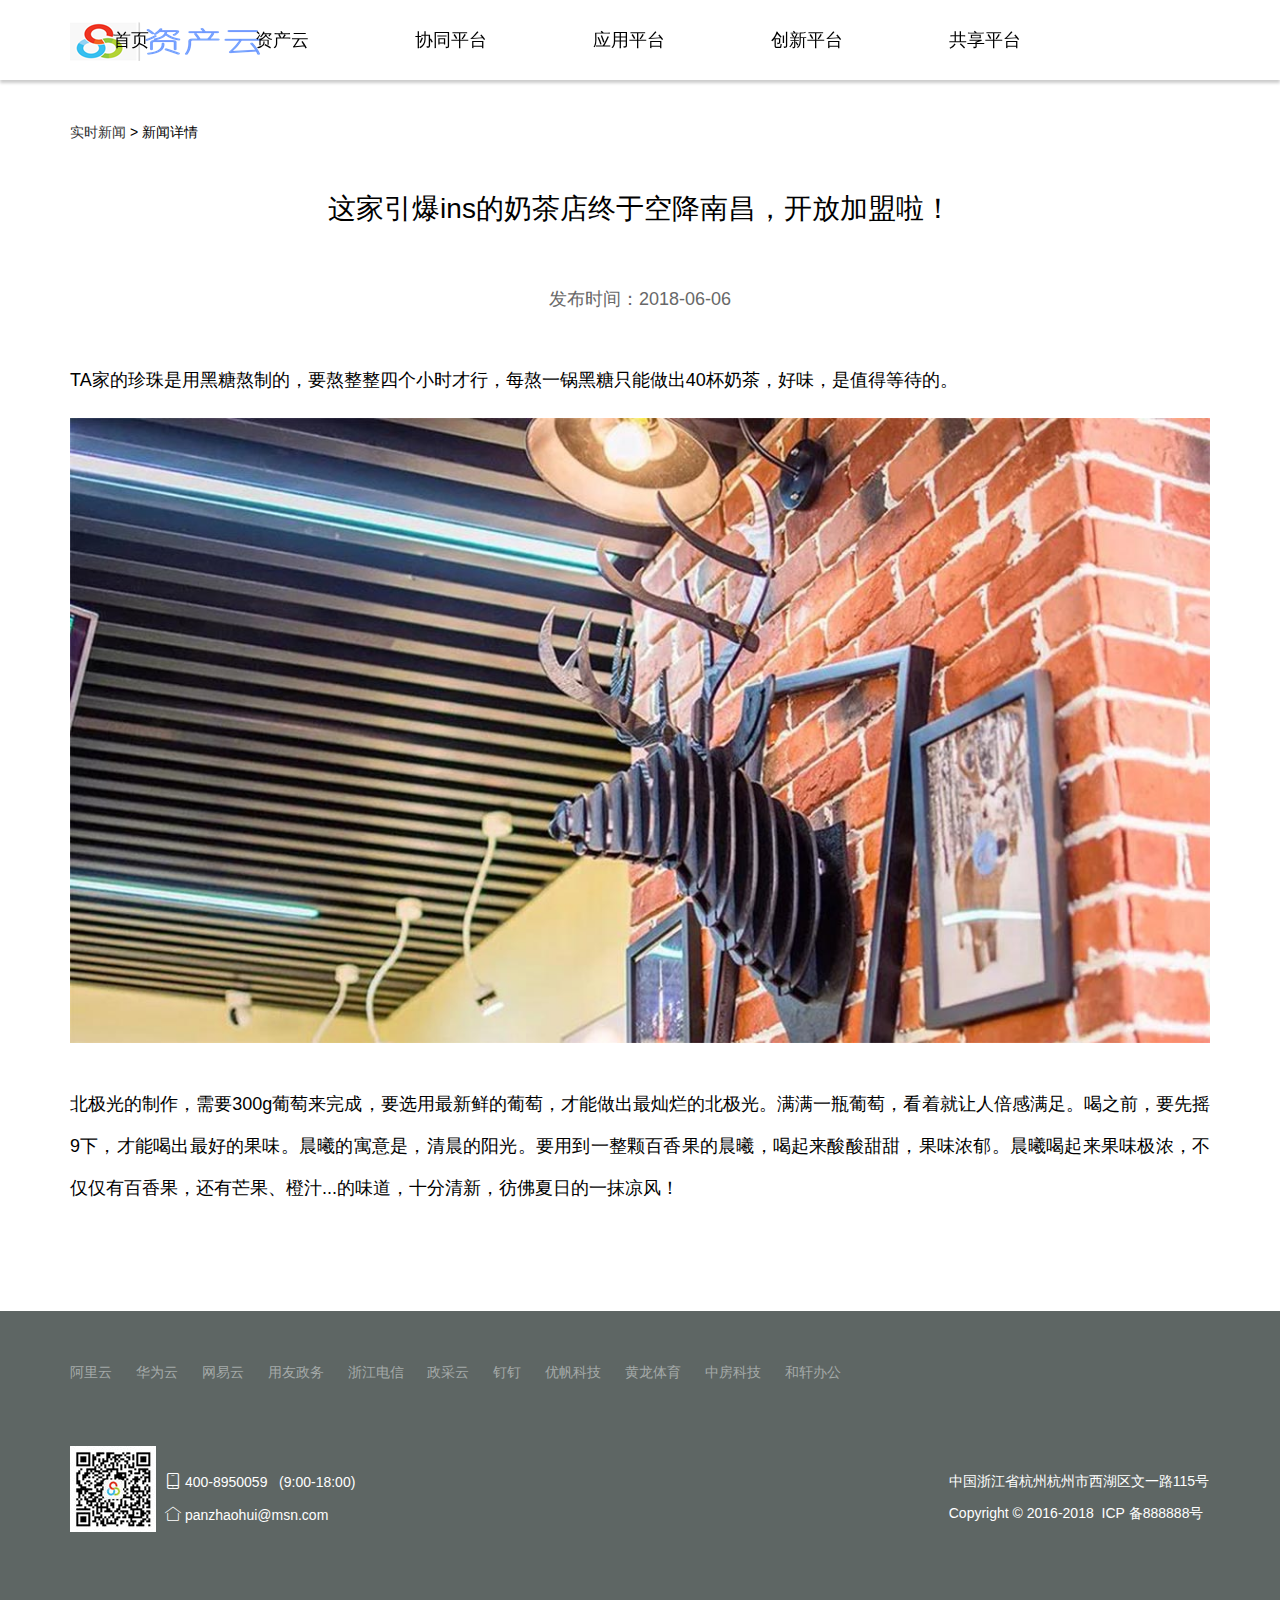
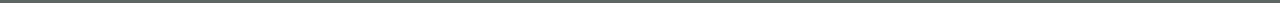
<file: html/newsDetail.html>
<!DOCTYPE html>
<html lang="en">
<head>
  <meta charset="UTF-8">
  <meta name="viewport" content="width=device-width,user-scalable=no,initial-scale=1.0,maximum-scale=1.0,minimum-scale=1.0">
  <title>资产云开放协同创新中心-动态详情页</title>
  <link rel="stylesheet" href="../res/layui/css/layui.css">
  <link rel="stylesheet" href="../res/static/css/index.css">
</head>
<body>
  <!-- nav部分 -->
  <div class="nav">
    <div class="layui-container">
      <!-- 公司logo -->
      <div class="nav-logo">
        <a href="index.html">
          <img src="../res/static/img/logo.png" alt="资产云开放协同创新中心">
        </a>
      </div>
      <div class="nav-list">
        <button>
          <span></span><span></span><span></span>
        </button>
        <ul class="layui-nav" lay-filter="">
            <li class="layui-nav-item"><a href="index.html">首页</a></li>
            <li class="layui-nav-item"><a href="assetcloud.html">资产云</a></li>
            <li class="layui-nav-item"><a href="collaboration.html">协同平台</a></li>
            <li class="layui-nav-item"><a href="app.html">应用平台</a></li>
            <li class="layui-nav-item"><a href="inovation.html">创新平台</a></li>
            <li class="layui-nav-item"><a href="share.html">共享平台</a></li>
            <li class="layui-nav-item"><a href="product.html">加入协同</a></li>
            <li class="layui-nav-item layui-this "><a href="news.html">动态</a></li>
            <li class="layui-nav-item"><a href="case.html">案例</a></li>
            <li class="layui-nav-item"><a href="about.html">关于</a></li> 
        </ul>
      </div>
    </div>
  </div>
  <!-- main部分 -->
  <div class="main-newsdate">
    <div class="layui-container">
      <p class="news"><a href="news.html">实时新闻</a> > 新闻详情</p>
      <h1>这家引爆ins的奶茶店终于空降南昌，开放加盟啦！</h1>
      <p class="pushtime">发布时间：<span>2018-06-06</span></p>
      <p class="introTop">TA家的珍珠是用黑糖熬制的，要熬整整四个小时才行，每熬一锅黑糖只能做出40杯奶茶，好味，是值得等待的。</p>
      <div><img src="../res/static/img/news_big.jpg" alt="新闻详情图"></div>
      <p class="introBott">北极光的制作，需要300g葡萄来完成，要选用最新鲜的葡萄，才能做出最灿烂的北极光。满满一瓶葡萄，看着就让人倍感满足。喝之前，要先摇9下，才能喝出最好的果味。晨曦的寓意是，清晨的阳光。要用到一整颗百香果的晨曦，喝起来酸酸甜甜，果味浓郁。晨曦喝起来果味极浓，不仅仅有百香果，还有芒果、橙汁...的味道，十分清新，彷佛夏日的一抹凉风！</p>
    </div> 
  </div>
  <!-- footer部分 -->
  <div class="footer">
    <div class="layui-container">
      <p class="footer-web">
          <a href="javascript:;">阿里云</a>
          <a href="javascript:;">华为云</a>
          <a href="javascript:;">网易云</a>
          <a href="javascript:;">用友政务</a>
          <a href="javascript:;">浙江电信</a>
          <a href="javascript:;">政采云</a>
          <a href="javascript:;">钉钉</a>
          <a href="javascript:;">优帆科技</a>
          <a href="javascript:;">黄龙体育</a>
          <a href="javascript:;">中房科技</a>
          <a href="javascript:;">和轩办公</a>
      </p>
      <div class="layui-row footer-contact">
        <div class="layui-col-sm2 layui-col-lg1"><img src="../res/static/img/assetcloud.jpg"></div>
        <div class="layui-col-sm10 layui-col-lg11">
          <div class="layui-row">
              <div class="layui-col-sm6 layui-col-md8 layui-col-lg9">
                  <p class="contact-top"><i class="layui-icon layui-icon-cellphone"></i>&nbsp;400-8950059&nbsp;&nbsp;&nbsp;(9:00-18:00)</p>
                  <p class="contact-bottom"><i class="layui-icon layui-icon-home"></i>&nbsp;panzhaohui@msn.com</span></p>
                </div>
                <div class="layui-col-sm6 layui-col-md4 layui-col-lg3">
                  <p class="contact-top"><span class="right">中国浙江省杭州杭州市西湖区文一路115号</span></p>
                  <p class="contact-bottom"><span class="right">Copyright&nbsp;©&nbsp;2016-2018&nbsp;&nbsp;ICP&nbsp;备888888号</span></p>
                </div>
          </div>
        </div>
      </div>
    </div>
  </div>
<script src="../res/layui/layui.js"></script>
<!--[if lt IE 9]>
  <script src="https://cdn.staticfile.org/html5shiv/r29/html5.min.js"></script>
  <script src="https://cdn.staticfile.org/respond.js/1.4.2/respond.min.js"></script>
<![endif]-->
<script>
  layui.config({
    base: '../res/static/js/' 
  }).use('firm'); 
</script>

</body>
</html>
</file>
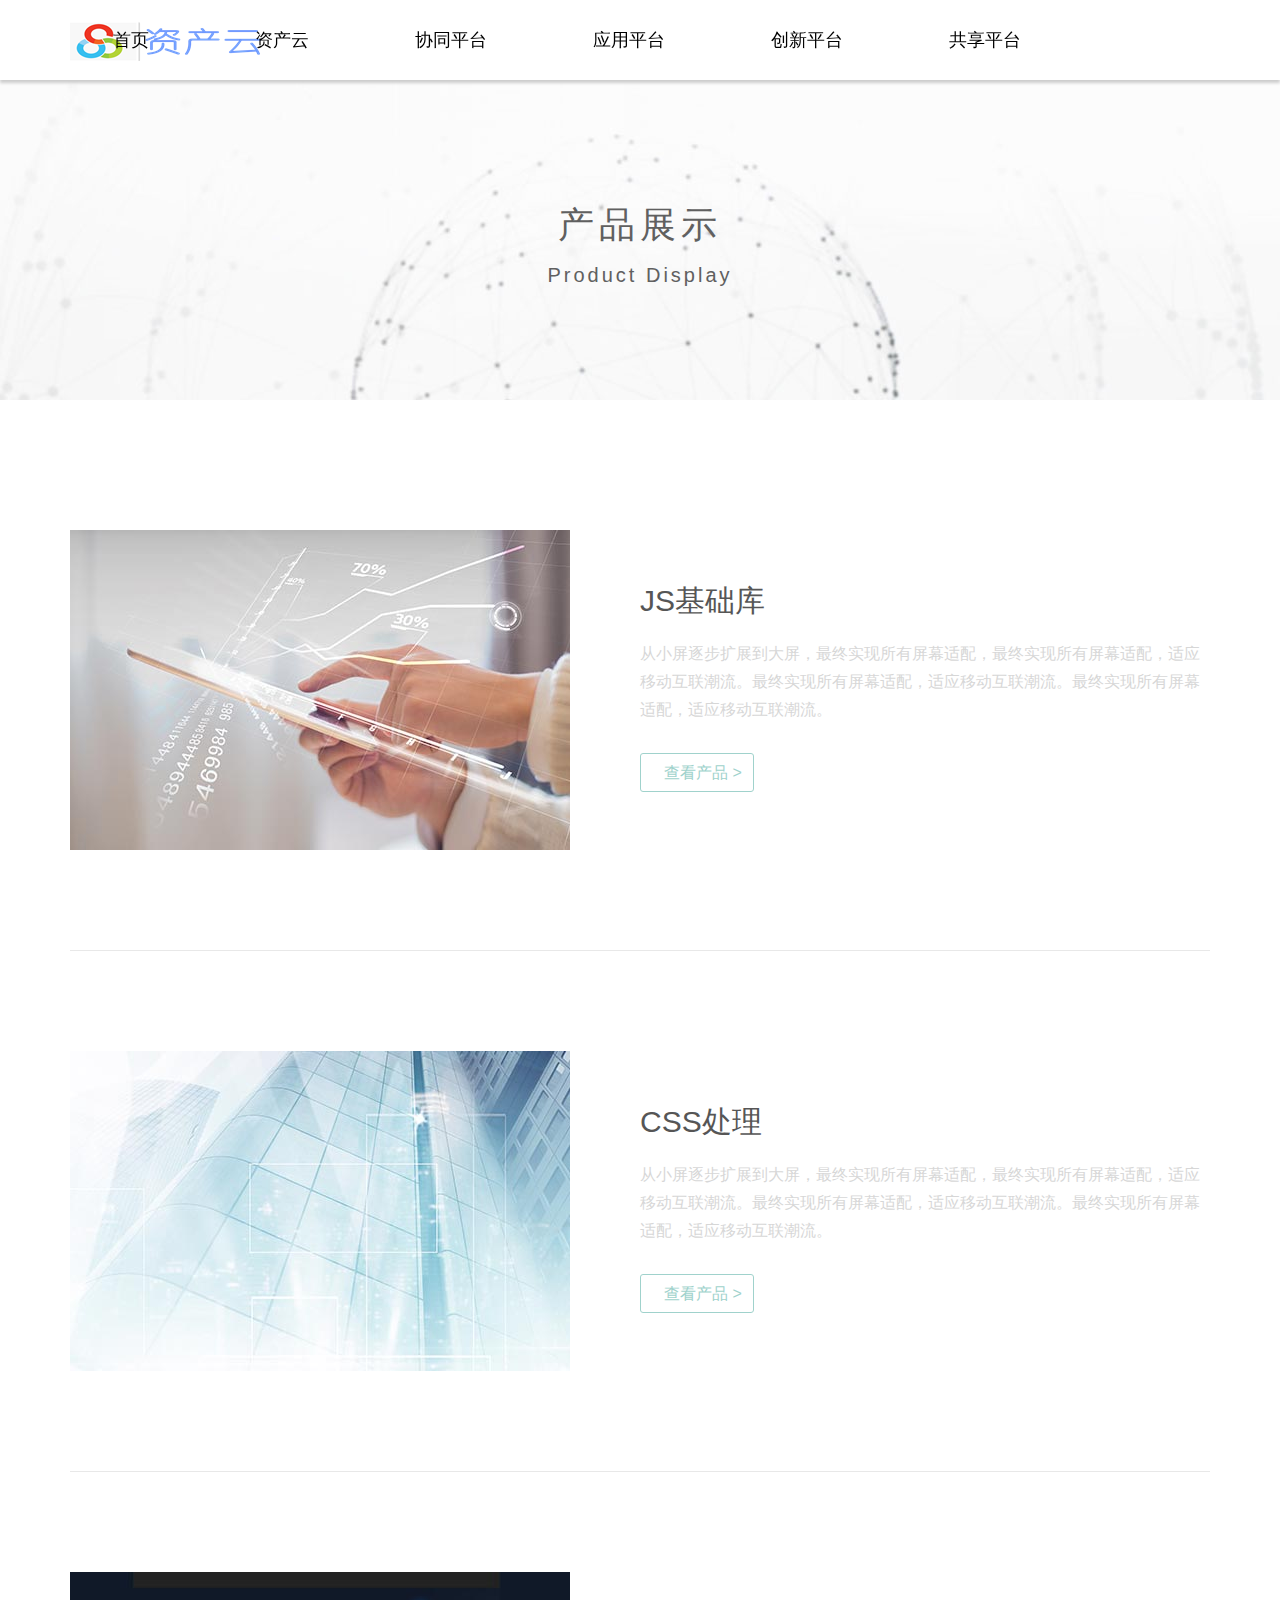
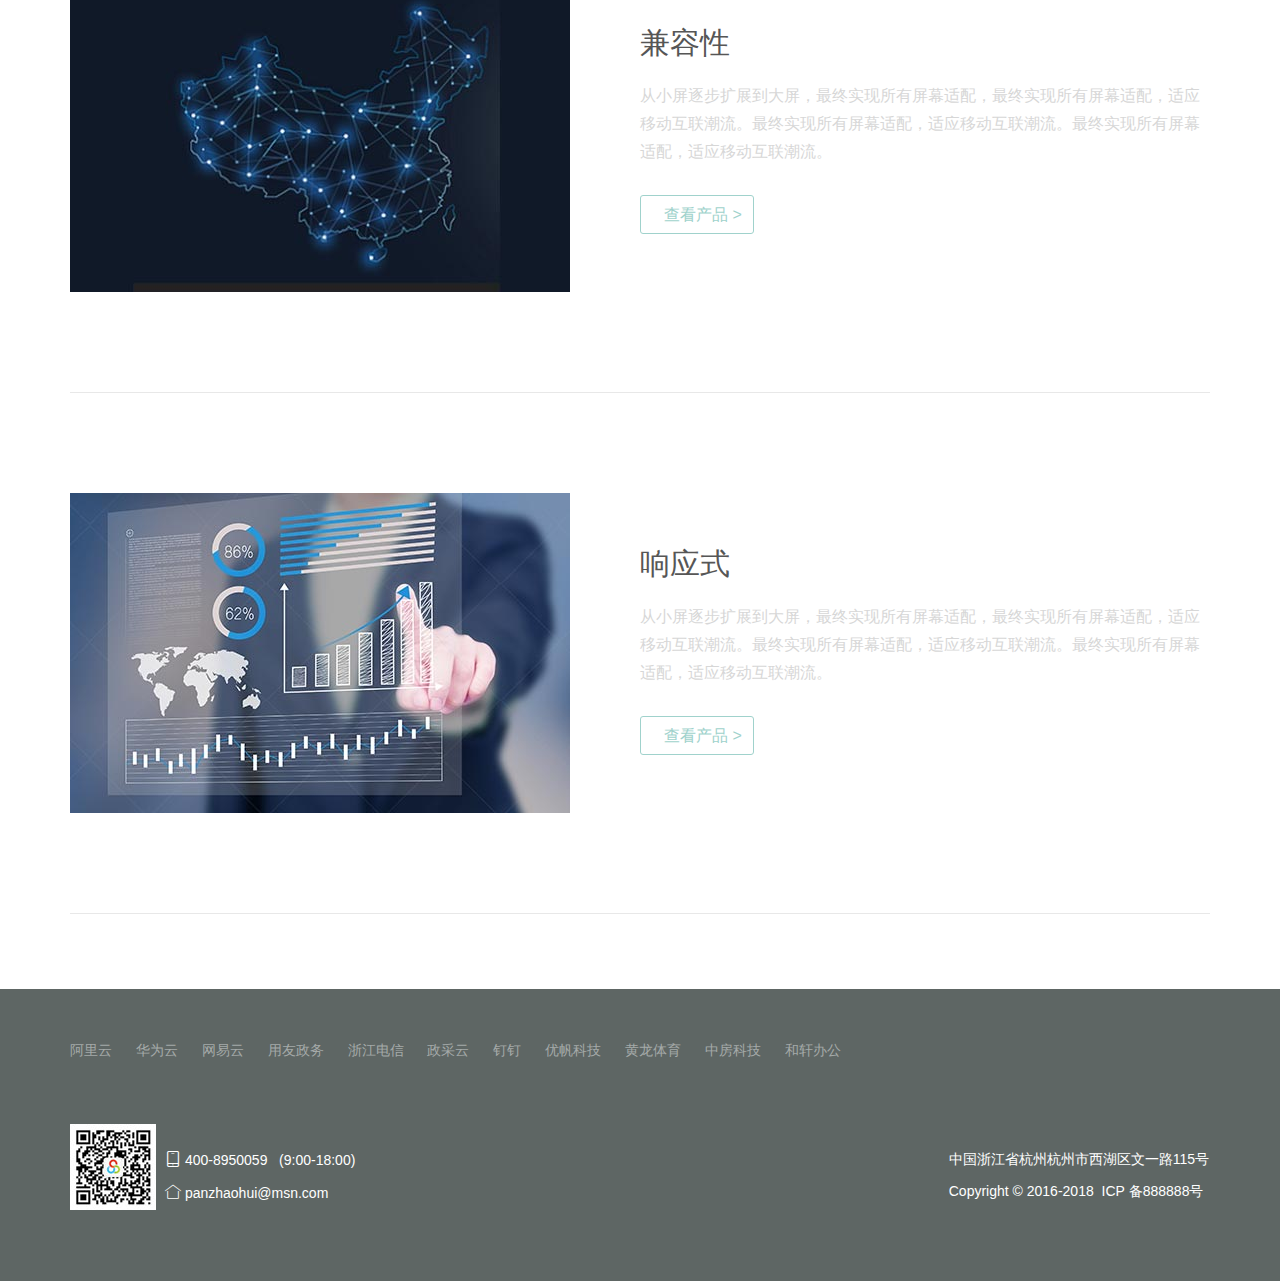
<file: html/product.html>
<!DOCTYPE html>
<html lang="en">
<head>
  <meta charset="UTF-8">
  <meta name="viewport" content="width=device-width,user-scalable=no,initial-scale=1.0,maximum-scale=1.0,minimum-scale=1.0">
  <title>资产云开放协同创新中心-产品</title>
  <link rel="stylesheet" href="../res/layui/css/layui.css">
  <link rel="stylesheet" href="../res/static/css/index.css">
</head>
<body>
  <!-- nav部分 -->
  <div class="nav">
    <div class="layui-container">
      <!-- 公司logo -->
      <div class="nav-logo">
        <a href="index.html">
          <img src="../res/static/img/logo.png" alt="资产云开放协同创新中心">
        </a>
      </div>
      <div class="nav-list">
        <button>
          <span></span><span></span><span></span>
        </button>
        <ul class="layui-nav" lay-filter="">
            <li class="layui-nav-item"><a href="index.html">首页</a></li>
            <li class="layui-nav-item"><a href="assetcloud.html">资产云</a></li>
            <li class="layui-nav-item"><a href="collaboration.html">协同平台</a></li>
            <li class="layui-nav-item"><a href="app.html">应用平台</a></li>
            <li class="layui-nav-item"><a href="inovation.html">创新平台</a></li>
            <li class="layui-nav-item"><a href="share.html">共享平台</a></li>
            <li class="layui-nav-item layui-this "><a href="product.html">加入协同</a></li>
            <li class="layui-nav-item"><a href="news.html">动态</a></li>
            <li class="layui-nav-item"><a href="case.html">案例</a></li>
            <li class="layui-nav-item"><a href="about.html">关于</a></li> 
        </ul>
      </div>
    </div>
  </div>
  <!-- banner部分 -->
  <div class="banner product">
    <div class="title">
      <p>产品展示</p>
      <p class="en">Product Display</p>
    </div>
  </div>
  <!-- main部分 -->
  <div class="main product">
    <div class="layui-container">
      <div class="content layui-row">
        <div class="layui-col-xs12 layui-col-sm6 layui-col-md7 layui-col-lg6 content-img"><img src="../res/static/img/Product_img1.jpg"></div>
        <div class="layui-col-xs12 layui-col-sm6 layui-col-md5 layui-col-lg6 right">
          <p class="label">JS基础库</p>
          <p class="detail">从小屏逐步扩展到大屏，最终实现所有屏幕适配，最终实现所有屏幕适配，适应移动互联潮流。最终实现所有屏幕适配，适应移动互联潮流。最终实现所有屏幕适配，适应移动互联潮流。</p>
          <div><a href="javascript:;">查看产品 ></a></div>
        </div>
      </div>
      <div class="content layui-row">
        <div class="layui-col-xs12 layui-col-sm6 layui-col-md7 layui-col-lg6 content-img"><img src="../res/static/img/Product_img2.jpg"></div>
        <div class="layui-col-xs12 layui-col-sm6 layui-col-md5 layui-col-lg6 right">
          <p class="label">CSS处理</p>
          <p class="detail">从小屏逐步扩展到大屏，最终实现所有屏幕适配，最终实现所有屏幕适配，适应移动互联潮流。最终实现所有屏幕适配，适应移动互联潮流。最终实现所有屏幕适配，适应移动互联潮流。</p>
          <div><a href="javascript:;">查看产品 ></a></div>
        </div>
      </div>
      <div class="content layui-row">
        <div class="layui-col-xs12 layui-col-sm6 layui-col-md7 layui-col-lg6 content-img"><img src="../res/static/img/Product_img3.jpg"></div>
        <div class="layui-col-xs12 layui-col-sm6 layui-col-md5 layui-col-lg6 right">
          <p class="label">兼容性</p>
          <p class="detail">从小屏逐步扩展到大屏，最终实现所有屏幕适配，最终实现所有屏幕适配，适应移动互联潮流。最终实现所有屏幕适配，适应移动互联潮流。最终实现所有屏幕适配，适应移动互联潮流。</p>
          <div><a href="javascript:;">查看产品 ></a></div>
        </div>
      </div>
      <div class="content layui-row">
        <div class="layui-col-xs12 layui-col-sm6 layui-col-md7 layui-col-lg6 content-img"><img src="../res/static/img/Product_img4.jpg"></div>
        <div class="layui-col-xs12 layui-col-sm6 layui-col-md5 layui-col-lg6 right">
          <p class="label">响应式</p>
          <p class="detail">从小屏逐步扩展到大屏，最终实现所有屏幕适配，最终实现所有屏幕适配，适应移动互联潮流。最终实现所有屏幕适配，适应移动互联潮流。最终实现所有屏幕适配，适应移动互联潮流。</p>
          <div><a href="javascript:;">查看产品 ></a></div>
        </div>
      </div>      
    </div>
  </div>
  <!-- footer部分 -->
  <div class="footer">
    <div class="layui-container">
      <p class="footer-web">
          <a href="javascript:;">阿里云</a>
          <a href="javascript:;">华为云</a>
          <a href="javascript:;">网易云</a>
          <a href="javascript:;">用友政务</a>
          <a href="javascript:;">浙江电信</a>
          <a href="javascript:;">政采云</a>
          <a href="javascript:;">钉钉</a>
          <a href="javascript:;">优帆科技</a>
          <a href="javascript:;">黄龙体育</a>
          <a href="javascript:;">中房科技</a>
          <a href="javascript:;">和轩办公</a>
      </p>
      <div class="layui-row footer-contact">
        <div class="layui-col-sm2 layui-col-lg1"><img src="../res/static/img/assetcloud.jpg"></div>
        <div class="layui-col-sm10 layui-col-lg11">
          <div class="layui-row">
              <div class="layui-col-sm6 layui-col-md8 layui-col-lg9">
                  <p class="contact-top"><i class="layui-icon layui-icon-cellphone"></i>&nbsp;400-8950059&nbsp;&nbsp;&nbsp;(9:00-18:00)</p>
                  <p class="contact-bottom"><i class="layui-icon layui-icon-home"></i>&nbsp;panzhaohui@msn.com</span></p>
                </div>
                <div class="layui-col-sm6 layui-col-md4 layui-col-lg3">
                  <p class="contact-top"><span class="right">中国浙江省杭州杭州市西湖区文一路115号</span></p>
                  <p class="contact-bottom"><span class="right">Copyright&nbsp;©&nbsp;2016-2018&nbsp;&nbsp;ICP&nbsp;备888888号</span></p>
                </div>
          </div>
        </div>
      </div>
    </div>
  </div>
<script src="../res/layui/layui.js"></script>
<!--[if lt IE 9]>
  <script src="https://cdn.staticfile.org/html5shiv/r29/html5.min.js"></script>
  <script src="https://cdn.staticfile.org/respond.js/1.4.2/respond.min.js"></script>
<![endif]-->
<script>
  layui.config({
    base: '../res/static/js/' 
  }).use('firm'); 
</script>

</body>
</html>
</file>
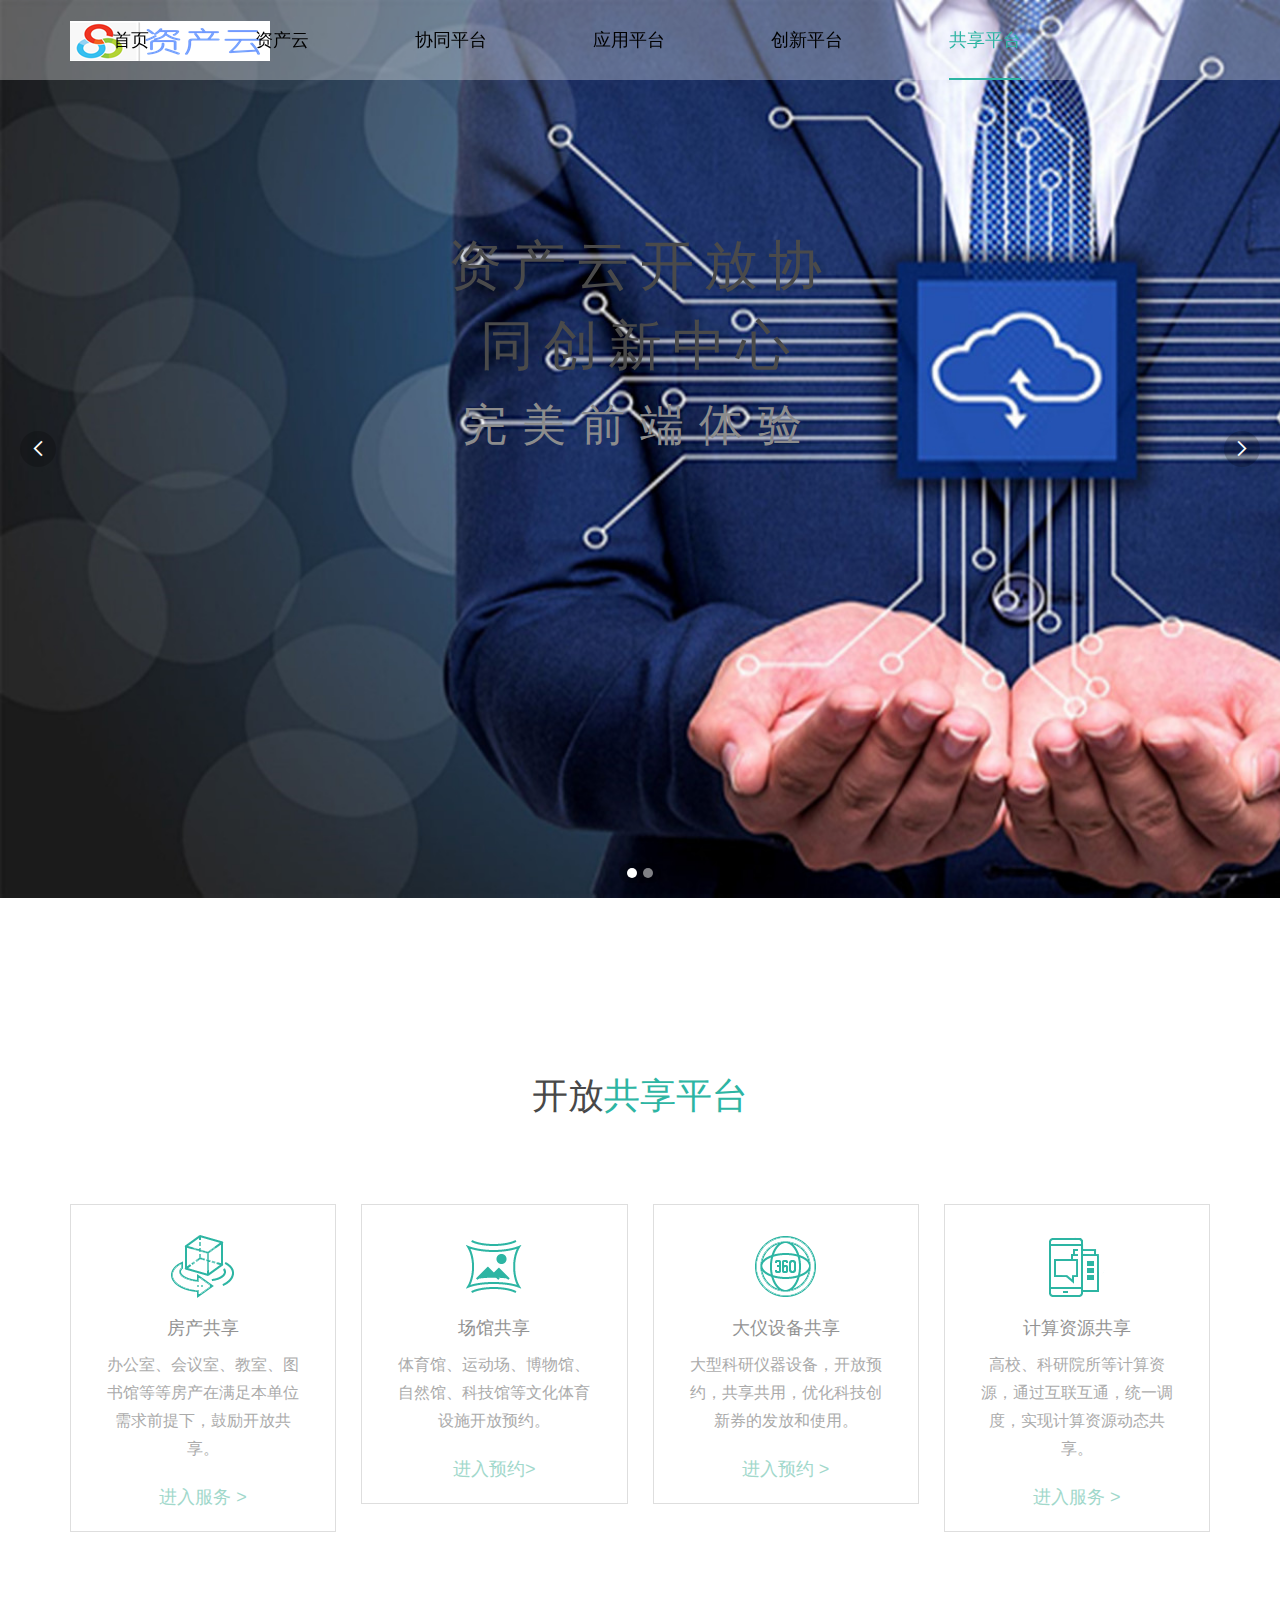
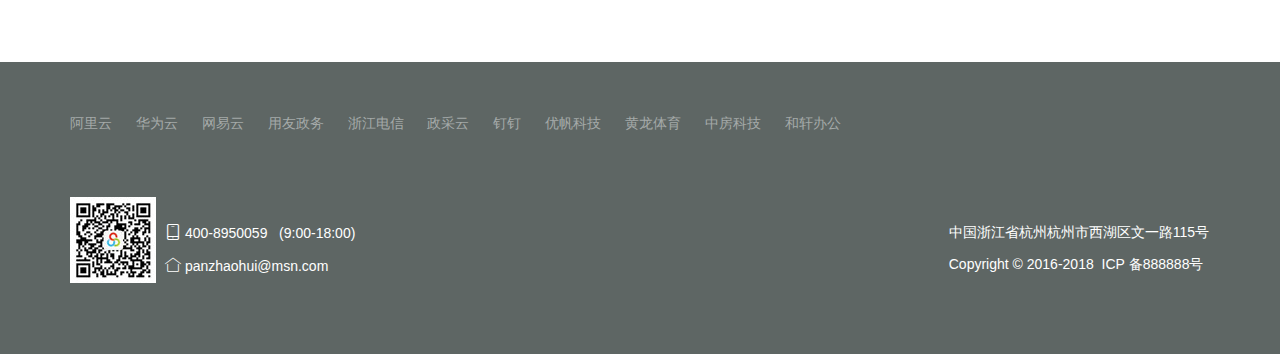
<file: html/share.html>
<!DOCTYPE html>
<html lang="en">
<head>
  <meta charset="UTF-8">
  <meta name="viewport" content="width=device-width,user-scalable=no,initial-scale=1.0,maximum-scale=1.0,minimum-scale=1.0">
  <title>资产云开放协同创新中心-首页</title>
  <link rel="stylesheet" href="../res/layui/css/layui.css">
  <link rel="stylesheet" href="../res/static/css/index.css">
</head>
<body>
  <!-- nav部分 -->
  <div class="nav index">
    <div class="layui-container">
      <!-- 公司logo -->
      <div class="nav-logo">
        <a href="index.html">
          <img src="../res/static/img/logo.png" alt="资产云开放协同创新中心">
        </a>
      </div>
      <div class="nav-list">
        <button>
          <span></span><span></span><span></span>
        </button>
        <ul class="layui-nav" lay-filter="">
            <li class="layui-nav-item"><a href="index.html">首页</a></li>
            <li class="layui-nav-item"><a href="assetcloud.html">资产云</a></li>
            <li class="layui-nav-item"><a href="collaboration.html">协同平台</a></li>
            <li class="layui-nav-item"><a href="app.html">应用平台</a></li>
            <li class="layui-nav-item"><a href="inovation.html">创新平台</a></li>
            <li class="layui-nav-item layui-this "><a href="share.html">共享平台</a></li>
            <li class="layui-nav-item"><a href="product.html">加入协同</a></li>
            <li class="layui-nav-item"><a href="news.html">动态</a></li>
            <li class="layui-nav-item"><a href="case.html">案例</a></li>
            <li class="layui-nav-item"><a href="about.html">关于</a></li> 
        </ul>
      </div>
    </div>
  </div>
  <!-- banner部分 -->
  <div>
    <div class="layui-carousel" id="banner">
      <div carousel-item>
        <div>
          <img src="../res/static/img/share.jpg">
          <div class="panel">
            <p class="title">资产云开放协同创新中心</p>
            <p>完美前端体验</p>
          </div>
        </div>
        <div>
          <img src="../res/static/img/center.jpg">
          <div class="panel">
            <p class="title">资产云开放协同创新中心</p>
            <p>完美前端体验</p>
          </div>
        </div>
      </div>
    </div>
  </div>
  <!-- main部分 -->
  <div class="tlinks">Collect from <a href="http://www.cssmoban.com/" >网页模板</a></div>
  <div class="main-product">
    <div class="layui-container">
      <p class="title">开放<span>共享平台</span></p>
      <div class="layui-row layui-col-space25">
        <div class="layui-col-sm6 layui-col-md3">
          <div class="content">
            <div><img src="../res/static/img/Big_icon1.png"></div>
            <div>
              <p class="label">房产共享</p>
              <p>办公室、会议室、教室、图书馆等等房产在满足本单位需求前提下，鼓励开放共享。</p>
            </div>
            <a href="javascript:;">进入服务 ></a>
          </div>
        </div>
        <div class="layui-col-sm6 layui-col-md3 ">
          <div class="content">
            <div><img src="../res/static/img/Big_icon2.png"></div>
            <div>
              <p class="label">场馆共享</p>
              <p>体育馆、运动场、博物馆、自然馆、科技馆等文化体育设施开放预约。</p>
            </div>
            <a href="javascript:;">进入预约></a>
          </div>
        </div>
        <div class="layui-col-sm6 layui-col-md3 ">
          <div class="content">
            <div><img src="../res/static/img/Big_icon3.png"></div>
            <div>
              <p class="label">大仪设备共享</p>
              <p>大型科研仪器设备，开放预约，共享共用，优化科技创新券的发放和使用。</p>
            </div>
            <a href="javascript:;">进入预约 ></a>
          </div>
        </div>
        <div class="layui-col-sm6 layui-col-md3 ">
          <div class="content">
            <div><img src="../res/static/img/Big_icon4.png"></div>
            <div>
              <p class="label">计算资源共享</p>
              <p>高校、科研院所等计算资源，通过互联互通，统一调度，实现计算资源动态共享。</p>
            </div>
            <a href="javascript:;">进入服务 ></a>
          </div>
        </div>
      </div>
    </div>
  </div>
  
  </div>
  <!-- footer部分 -->
  <div class="footer">
    <div class="layui-container">
      <p class="footer-web">
          <a href="javascript:;">阿里云</a>
          <a href="javascript:;">华为云</a>
          <a href="javascript:;">网易云</a>
          <a href="javascript:;">用友政务</a>
          <a href="javascript:;">浙江电信</a>
          <a href="javascript:;">政采云</a>
          <a href="javascript:;">钉钉</a>
          <a href="javascript:;">优帆科技</a>
          <a href="javascript:;">黄龙体育</a>
          <a href="javascript:;">中房科技</a>
          <a href="javascript:;">和轩办公</a>
      </p>
      <div class="layui-row footer-contact">
        <div class="layui-col-sm2 layui-col-lg1"><img src="../res/static/img/assetcloud.jpg"></div>
        <div class="layui-col-sm10 layui-col-lg11">
          <div class="layui-row">
              <div class="layui-col-sm6 layui-col-md8 layui-col-lg9">
                  <p class="contact-top"><i class="layui-icon layui-icon-cellphone"></i>&nbsp;400-8950059&nbsp;&nbsp;&nbsp;(9:00-18:00)</p>
                  <p class="contact-bottom"><i class="layui-icon layui-icon-home"></i>&nbsp;panzhaohui@msn.com</span></p>
                </div>
                <div class="layui-col-sm6 layui-col-md4 layui-col-lg3">
                  <p class="contact-top"><span class="right">中国浙江省杭州杭州市西湖区文一路115号</span></p>
                  <p class="contact-bottom"><span class="right">Copyright&nbsp;©&nbsp;2016-2018&nbsp;&nbsp;ICP&nbsp;备888888号</span></p>
                </div>
          </div>
        </div>
      </div>
    </div>
  </div>
<script src="../res/layui/layui.js"></script>
<!--[if lt IE 9]>
  <script src="https://cdn.staticfile.org/html5shiv/r29/html5.min.js"></script>
  <script src="https://cdn.staticfile.org/respond.js/1.4.2/respond.min.js"></script>
<![endif]-->
<script>
  layui.config({
    base: '../res/static/js/' 
  }).use('firm'); 
</script>
</body>
</html>
</file>
<file: res/layui/css/layui.css>
/** layui-v2.4.5 MIT License By https://www.layui.com */
 .layui-inline,img{display:inline-block;vertical-align:middle}h1,h2,h3,h4,h5,h6{font-weight:400}.layui-edge,.layui-header,.layui-inline,.layui-main{position:relative}.layui-elip,.layui-form-checkbox span,.layui-form-pane .layui-form-label{text-overflow:ellipsis;white-space:nowrap}.layui-btn,.layui-edge,.layui-inline,img{vertical-align:middle}.layui-btn,.layui-disabled,.layui-icon,.layui-unselect{-webkit-user-select:none;-ms-user-select:none;-moz-user-select:none}blockquote,body,button,dd,div,dl,dt,form,h1,h2,h3,h4,h5,h6,input,li,ol,p,pre,td,textarea,th,ul{margin:0;padding:0;-webkit-tap-highlight-color:rgba(0,0,0,0)}a:active,a:hover{outline:0}img{border:none}li{list-style:none}table{border-collapse:collapse;border-spacing:0}h4,h5,h6{font-size:100%}button,input,optgroup,option,select,textarea{font-family:inherit;font-size:inherit;font-style:inherit;font-weight:inherit;outline:0}pre{white-space:pre-wrap;white-space:-moz-pre-wrap;white-space:-pre-wrap;white-space:-o-pre-wrap;word-wrap:break-word}body{line-height:24px;font:14px Helvetica Neue,Helvetica,PingFang SC,Tahoma,Arial,sans-serif}hr{height:1px;margin:10px 0;border:0;clear:both}a{color:#333;text-decoration:none}a:hover{color:#777}a cite{font-style:normal;*cursor:pointer}.layui-border-box,.layui-border-box *{box-sizing:border-box}.layui-box,.layui-box *{box-sizing:content-box}.layui-clear{clear:both;*zoom:1}.layui-clear:after{content:'\20';clear:both;*zoom:1;display:block;height:0}.layui-inline{*display:inline;*zoom:1}.layui-edge{display:inline-block;width:0;height:0;border-width:6px;border-style:dashed;border-color:transparent;overflow:hidden}.layui-edge-top{top:-4px;border-bottom-color:#999;border-bottom-style:solid}.layui-edge-right{border-left-color:#999;border-left-style:solid}.layui-edge-bottom{top:2px;border-top-color:#999;border-top-style:solid}.layui-edge-left{border-right-color:#999;border-right-style:solid}.layui-elip{overflow:hidden}.layui-disabled,.layui-disabled:hover{color:#d2d2d2!important;cursor:not-allowed!important}.layui-circle{border-radius:100%}.layui-show{display:block!important}.layui-hide{display:none!important}@font-face{font-family:layui-icon;src:url(../font/iconfont.eot?v=240);src:url(../font/iconfont.eot?v=240#iefix) format('embedded-opentype'),url(../font/iconfont.svg?v=240#iconfont) format('svg'),url(../font/iconfont.woff?v=240) format('woff'),url(../font/iconfont.ttf?v=240) format('truetype')}.layui-icon{font-family:layui-icon!important;font-size:16px;font-style:normal;-webkit-font-smoothing:antialiased;-moz-osx-font-smoothing:grayscale}.layui-icon-reply-fill:before{content:"\e611"}.layui-icon-set-fill:before{content:"\e614"}.layui-icon-menu-fill:before{content:"\e60f"}.layui-icon-search:before{content:"\e615"}.layui-icon-share:before{content:"\e641"}.layui-icon-set-sm:before{content:"\e620"}.layui-icon-engine:before{content:"\e628"}.layui-icon-close:before{content:"\1006"}.layui-icon-close-fill:before{content:"\1007"}.layui-icon-chart-screen:before{content:"\e629"}.layui-icon-star:before{content:"\e600"}.layui-icon-circle-dot:before{content:"\e617"}.layui-icon-chat:before{content:"\e606"}.layui-icon-release:before{content:"\e609"}.layui-icon-list:before{content:"\e60a"}.layui-icon-chart:before{content:"\e62c"}.layui-icon-ok-circle:before{content:"\1005"}.layui-icon-layim-theme:before{content:"\e61b"}.layui-icon-table:before{content:"\e62d"}.layui-icon-right:before{content:"\e602"}.layui-icon-left:before{content:"\e603"}.layui-icon-cart-simple:before{content:"\e698"}.layui-icon-face-cry:before{content:"\e69c"}.layui-icon-face-smile:before{content:"\e6af"}.layui-icon-survey:before{content:"\e6b2"}.layui-icon-tree:before{content:"\e62e"}.layui-icon-upload-circle:before{content:"\e62f"}.layui-icon-add-circle:before{content:"\e61f"}.layui-icon-download-circle:before{content:"\e601"}.layui-icon-templeate-1:before{content:"\e630"}.layui-icon-util:before{content:"\e631"}.layui-icon-face-surprised:before{content:"\e664"}.layui-icon-edit:before{content:"\e642"}.layui-icon-speaker:before{content:"\e645"}.layui-icon-down:before{content:"\e61a"}.layui-icon-file:before{content:"\e621"}.layui-icon-layouts:before{content:"\e632"}.layui-icon-rate-half:before{content:"\e6c9"}.layui-icon-add-circle-fine:before{content:"\e608"}.layui-icon-prev-circle:before{content:"\e633"}.layui-icon-read:before{content:"\e705"}.layui-icon-404:before{content:"\e61c"}.layui-icon-carousel:before{content:"\e634"}.layui-icon-help:before{content:"\e607"}.layui-icon-code-circle:before{content:"\e635"}.layui-icon-water:before{content:"\e636"}.layui-icon-username:before{content:"\e66f"}.layui-icon-find-fill:before{content:"\e670"}.layui-icon-about:before{content:"\e60b"}.layui-icon-location:before{content:"\e715"}.layui-icon-up:before{content:"\e619"}.layui-icon-pause:before{content:"\e651"}.layui-icon-date:before{content:"\e637"}.layui-icon-layim-uploadfile:before{content:"\e61d"}.layui-icon-delete:before{content:"\e640"}.layui-icon-play:before{content:"\e652"}.layui-icon-top:before{content:"\e604"}.layui-icon-friends:before{content:"\e612"}.layui-icon-refresh-3:before{content:"\e9aa"}.layui-icon-ok:before{content:"\e605"}.layui-icon-layer:before{content:"\e638"}.layui-icon-face-smile-fine:before{content:"\e60c"}.layui-icon-dollar:before{content:"\e659"}.layui-icon-group:before{content:"\e613"}.layui-icon-layim-download:before{content:"\e61e"}.layui-icon-picture-fine:before{content:"\e60d"}.layui-icon-link:before{content:"\e64c"}.layui-icon-diamond:before{content:"\e735"}.layui-icon-log:before{content:"\e60e"}.layui-icon-rate-solid:before{content:"\e67a"}.layui-icon-fonts-del:before{content:"\e64f"}.layui-icon-unlink:before{content:"\e64d"}.layui-icon-fonts-clear:before{content:"\e639"}.layui-icon-triangle-r:before{content:"\e623"}.layui-icon-circle:before{content:"\e63f"}.layui-icon-radio:before{content:"\e643"}.layui-icon-align-center:before{content:"\e647"}.layui-icon-align-right:before{content:"\e648"}.layui-icon-align-left:before{content:"\e649"}.layui-icon-loading-1:before{content:"\e63e"}.layui-icon-return:before{content:"\e65c"}.layui-icon-fonts-strong:before{content:"\e62b"}.layui-icon-upload:before{content:"\e67c"}.layui-icon-dialogue:before{content:"\e63a"}.layui-icon-video:before{content:"\e6ed"}.layui-icon-headset:before{content:"\e6fc"}.layui-icon-cellphone-fine:before{content:"\e63b"}.layui-icon-add-1:before{content:"\e654"}.layui-icon-face-smile-b:before{content:"\e650"}.layui-icon-fonts-html:before{content:"\e64b"}.layui-icon-form:before{content:"\e63c"}.layui-icon-cart:before{content:"\e657"}.layui-icon-camera-fill:before{content:"\e65d"}.layui-icon-tabs:before{content:"\e62a"}.layui-icon-fonts-code:before{content:"\e64e"}.layui-icon-fire:before{content:"\e756"}.layui-icon-set:before{content:"\e716"}.layui-icon-fonts-u:before{content:"\e646"}.layui-icon-triangle-d:before{content:"\e625"}.layui-icon-tips:before{content:"\e702"}.layui-icon-picture:before{content:"\e64a"}.layui-icon-more-vertical:before{content:"\e671"}.layui-icon-flag:before{content:"\e66c"}.layui-icon-loading:before{content:"\e63d"}.layui-icon-fonts-i:before{content:"\e644"}.layui-icon-refresh-1:before{content:"\e666"}.layui-icon-rmb:before{content:"\e65e"}.layui-icon-home:before{content:"\e68e"}.layui-icon-user:before{content:"\e770"}.layui-icon-notice:before{content:"\e667"}.layui-icon-login-weibo:before{content:"\e675"}.layui-icon-voice:before{content:"\e688"}.layui-icon-upload-drag:before{content:"\e681"}.layui-icon-login-qq:before{content:"\e676"}.layui-icon-snowflake:before{content:"\e6b1"}.layui-icon-file-b:before{content:"\e655"}.layui-icon-template:before{content:"\e663"}.layui-icon-auz:before{content:"\e672"}.layui-icon-console:before{content:"\e665"}.layui-icon-app:before{content:"\e653"}.layui-icon-prev:before{content:"\e65a"}.layui-icon-website:before{content:"\e7ae"}.layui-icon-next:before{content:"\e65b"}.layui-icon-component:before{content:"\e857"}.layui-icon-more:before{content:"\e65f"}.layui-icon-login-wechat:before{content:"\e677"}.layui-icon-shrink-right:before{content:"\e668"}.layui-icon-spread-left:before{content:"\e66b"}.layui-icon-camera:before{content:"\e660"}.layui-icon-note:before{content:"\e66e"}.layui-icon-refresh:before{content:"\e669"}.layui-icon-female:before{content:"\e661"}.layui-icon-male:before{content:"\e662"}.layui-icon-password:before{content:"\e673"}.layui-icon-senior:before{content:"\e674"}.layui-icon-theme:before{content:"\e66a"}.layui-icon-tread:before{content:"\e6c5"}.layui-icon-praise:before{content:"\e6c6"}.layui-icon-star-fill:before{content:"\e658"}.layui-icon-rate:before{content:"\e67b"}.layui-icon-template-1:before{content:"\e656"}.layui-icon-vercode:before{content:"\e679"}.layui-icon-cellphone:before{content:"\e678"}.layui-icon-screen-full:before{content:"\e622"}.layui-icon-screen-restore:before{content:"\e758"}.layui-icon-cols:before{content:"\e610"}.layui-icon-export:before{content:"\e67d"}.layui-icon-print:before{content:"\e66d"}.layui-icon-slider:before{content:"\e714"}.layui-main{width:1140px;margin:0 auto}.layui-header{z-index:1000;height:60px}.layui-header a:hover{transition:all .5s;-webkit-transition:all .5s}.layui-side{position:fixed;left:0;top:0;bottom:0;z-index:999;width:200px;overflow-x:hidden}.layui-side-scroll{position:relative;width:220px;height:100%;overflow-x:hidden}.layui-body{position:absolute;left:200px;right:0;top:0;bottom:0;z-index:998;width:auto;overflow:hidden;overflow-y:auto;box-sizing:border-box}.layui-layout-body{overflow:hidden}.layui-layout-admin .layui-header{background-color:#23262E}.layui-layout-admin .layui-side{top:60px;width:200px;overflow-x:hidden}.layui-layout-admin .layui-body{top:60px;bottom:44px}.layui-layout-admin .layui-main{width:auto;margin:0 15px}.layui-layout-admin .layui-footer{position:fixed;left:200px;right:0;bottom:0;height:44px;line-height:44px;padding:0 15px;background-color:#eee}.layui-layout-admin .layui-logo{position:absolute;left:0;top:0;width:200px;height:100%;line-height:60px;text-align:center;color:#009688;font-size:16px}.layui-layout-admin .layui-header .layui-nav{background:0 0}.layui-layout-left{position:absolute!important;left:200px;top:0}.layui-layout-right{position:absolute!important;right:0;top:0}.layui-container{position:relative;margin:0 auto;padding:0 15px;box-sizing:border-box}.layui-fluid{position:relative;margin:0 auto;padding:0 15px}.layui-row:after,.layui-row:before{content:'';display:block;clear:both}.layui-col-lg1,.layui-col-lg10,.layui-col-lg11,.layui-col-lg12,.layui-col-lg2,.layui-col-lg3,.layui-col-lg4,.layui-col-lg5,.layui-col-lg6,.layui-col-lg7,.layui-col-lg8,.layui-col-lg9,.layui-col-md1,.layui-col-md10,.layui-col-md11,.layui-col-md12,.layui-col-md2,.layui-col-md3,.layui-col-md4,.layui-col-md5,.layui-col-md6,.layui-col-md7,.layui-col-md8,.layui-col-md9,.layui-col-sm1,.layui-col-sm10,.layui-col-sm11,.layui-col-sm12,.layui-col-sm2,.layui-col-sm3,.layui-col-sm4,.layui-col-sm5,.layui-col-sm6,.layui-col-sm7,.layui-col-sm8,.layui-col-sm9,.layui-col-xs1,.layui-col-xs10,.layui-col-xs11,.layui-col-xs12,.layui-col-xs2,.layui-col-xs3,.layui-col-xs4,.layui-col-xs5,.layui-col-xs6,.layui-col-xs7,.layui-col-xs8,.layui-col-xs9{position:relative;display:block;box-sizing:border-box}.layui-col-xs1,.layui-col-xs10,.layui-col-xs11,.layui-col-xs12,.layui-col-xs2,.layui-col-xs3,.layui-col-xs4,.layui-col-xs5,.layui-col-xs6,.layui-col-xs7,.layui-col-xs8,.layui-col-xs9{float:left}.layui-col-xs1{width:8.33333333%}.layui-col-xs2{width:16.66666667%}.layui-col-xs3{width:25%}.layui-col-xs4{width:33.33333333%}.layui-col-xs5{width:41.66666667%}.layui-col-xs6{width:50%}.layui-col-xs7{width:58.33333333%}.layui-col-xs8{width:66.66666667%}.layui-col-xs9{width:75%}.layui-col-xs10{width:83.33333333%}.layui-col-xs11{width:91.66666667%}.layui-col-xs12{width:100%}.layui-col-xs-offset1{margin-left:8.33333333%}.layui-col-xs-offset2{margin-left:16.66666667%}.layui-col-xs-offset3{margin-left:25%}.layui-col-xs-offset4{margin-left:33.33333333%}.layui-col-xs-offset5{margin-left:41.66666667%}.layui-col-xs-offset6{margin-left:50%}.layui-col-xs-offset7{margin-left:58.33333333%}.layui-col-xs-offset8{margin-left:66.66666667%}.layui-col-xs-offset9{margin-left:75%}.layui-col-xs-offset10{margin-left:83.33333333%}.layui-col-xs-offset11{margin-left:91.66666667%}.layui-col-xs-offset12{margin-left:100%}@media screen and (max-width:768px){.layui-hide-xs{display:none!important}.layui-show-xs-block{display:block!important}.layui-show-xs-inline{display:inline!important}.layui-show-xs-inline-block{display:inline-block!important}}@media screen and (min-width:768px){.layui-container{width:750px}.layui-hide-sm{display:none!important}.layui-show-sm-block{display:block!important}.layui-show-sm-inline{display:inline!important}.layui-show-sm-inline-block{display:inline-block!important}.layui-col-sm1,.layui-col-sm10,.layui-col-sm11,.layui-col-sm12,.layui-col-sm2,.layui-col-sm3,.layui-col-sm4,.layui-col-sm5,.layui-col-sm6,.layui-col-sm7,.layui-col-sm8,.layui-col-sm9{float:left}.layui-col-sm1{width:8.33333333%}.layui-col-sm2{width:16.66666667%}.layui-col-sm3{width:25%}.layui-col-sm4{width:33.33333333%}.layui-col-sm5{width:41.66666667%}.layui-col-sm6{width:50%}.layui-col-sm7{width:58.33333333%}.layui-col-sm8{width:66.66666667%}.layui-col-sm9{width:75%}.layui-col-sm10{width:83.33333333%}.layui-col-sm11{width:91.66666667%}.layui-col-sm12{width:100%}.layui-col-sm-offset1{margin-left:8.33333333%}.layui-col-sm-offset2{margin-left:16.66666667%}.layui-col-sm-offset3{margin-left:25%}.layui-col-sm-offset4{margin-left:33.33333333%}.layui-col-sm-offset5{margin-left:41.66666667%}.layui-col-sm-offset6{margin-left:50%}.layui-col-sm-offset7{margin-left:58.33333333%}.layui-col-sm-offset8{margin-left:66.66666667%}.layui-col-sm-offset9{margin-left:75%}.layui-col-sm-offset10{margin-left:83.33333333%}.layui-col-sm-offset11{margin-left:91.66666667%}.layui-col-sm-offset12{margin-left:100%}}@media screen and (min-width:992px){.layui-container{width:970px}.layui-hide-md{display:none!important}.layui-show-md-block{display:block!important}.layui-show-md-inline{display:inline!important}.layui-show-md-inline-block{display:inline-block!important}.layui-col-md1,.layui-col-md10,.layui-col-md11,.layui-col-md12,.layui-col-md2,.layui-col-md3,.layui-col-md4,.layui-col-md5,.layui-col-md6,.layui-col-md7,.layui-col-md8,.layui-col-md9{float:left}.layui-col-md1{width:8.33333333%}.layui-col-md2{width:16.66666667%}.layui-col-md3{width:25%}.layui-col-md4{width:33.33333333%}.layui-col-md5{width:41.66666667%}.layui-col-md6{width:50%}.layui-col-md7{width:58.33333333%}.layui-col-md8{width:66.66666667%}.layui-col-md9{width:75%}.layui-col-md10{width:83.33333333%}.layui-col-md11{width:91.66666667%}.layui-col-md12{width:100%}.layui-col-md-offset1{margin-left:8.33333333%}.layui-col-md-offset2{margin-left:16.66666667%}.layui-col-md-offset3{margin-left:25%}.layui-col-md-offset4{margin-left:33.33333333%}.layui-col-md-offset5{margin-left:41.66666667%}.layui-col-md-offset6{margin-left:50%}.layui-col-md-offset7{margin-left:58.33333333%}.layui-col-md-offset8{margin-left:66.66666667%}.layui-col-md-offset9{margin-left:75%}.layui-col-md-offset10{margin-left:83.33333333%}.layui-col-md-offset11{margin-left:91.66666667%}.layui-col-md-offset12{margin-left:100%}}@media screen and (min-width:1200px){.layui-container{width:1170px}.layui-hide-lg{display:none!important}.layui-show-lg-block{display:block!important}.layui-show-lg-inline{display:inline!important}.layui-show-lg-inline-block{display:inline-block!important}.layui-col-lg1,.layui-col-lg10,.layui-col-lg11,.layui-col-lg12,.layui-col-lg2,.layui-col-lg3,.layui-col-lg4,.layui-col-lg5,.layui-col-lg6,.layui-col-lg7,.layui-col-lg8,.layui-col-lg9{float:left}.layui-col-lg1{width:8.33333333%}.layui-col-lg2{width:16.66666667%}.layui-col-lg3{width:25%}.layui-col-lg4{width:33.33333333%}.layui-col-lg5{width:41.66666667%}.layui-col-lg6{width:50%}.layui-col-lg7{width:58.33333333%}.layui-col-lg8{width:66.66666667%}.layui-col-lg9{width:75%}.layui-col-lg10{width:83.33333333%}.layui-col-lg11{width:91.66666667%}.layui-col-lg12{width:100%}.layui-col-lg-offset1{margin-left:8.33333333%}.layui-col-lg-offset2{margin-left:16.66666667%}.layui-col-lg-offset3{margin-left:25%}.layui-col-lg-offset4{margin-left:33.33333333%}.layui-col-lg-offset5{margin-left:41.66666667%}.layui-col-lg-offset6{margin-left:50%}.layui-col-lg-offset7{margin-left:58.33333333%}.layui-col-lg-offset8{margin-left:66.66666667%}.layui-col-lg-offset9{margin-left:75%}.layui-col-lg-offset10{margin-left:83.33333333%}.layui-col-lg-offset11{margin-left:91.66666667%}.layui-col-lg-offset12{margin-left:100%}}.layui-col-space1{margin:-.5px}.layui-col-space1>*{padding:.5px}.layui-col-space3{margin:-1.5px}.layui-col-space3>*{padding:1.5px}.layui-col-space5{margin:-2.5px}.layui-col-space5>*{padding:2.5px}.layui-col-space8{margin:-3.5px}.layui-col-space8>*{padding:3.5px}.layui-col-space10{margin:-5px}.layui-col-space10>*{padding:5px}.layui-col-space12{margin:-6px}.layui-col-space12>*{padding:6px}.layui-col-space15{margin:-7.5px}.layui-col-space15>*{padding:7.5px}.layui-col-space18{margin:-9px}.layui-col-space18>*{padding:9px}.layui-col-space20{margin:-10px}.layui-col-space20>*{padding:10px}.layui-col-space22{margin:-11px}.layui-col-space22>*{padding:11px}.layui-col-space25{margin:-12.5px}.layui-col-space25>*{padding:12.5px}.layui-col-space30{margin:-15px}.layui-col-space30>*{padding:15px}.layui-btn,.layui-input,.layui-select,.layui-textarea,.layui-upload-button{outline:0;-webkit-appearance:none;transition:all .3s;-webkit-transition:all .3s;box-sizing:border-box}.layui-elem-quote{margin-bottom:10px;padding:15px;line-height:22px;border-left:5px solid #009688;border-radius:0 2px 2px 0;background-color:#f2f2f2}.layui-quote-nm{border-style:solid;border-width:1px 1px 1px 5px;background:0 0}.layui-elem-field{margin-bottom:10px;padding:0;border-width:1px;border-style:solid}.layui-elem-field legend{margin-left:20px;padding:0 10px;font-size:20px;font-weight:300}.layui-field-title{margin:10px 0 20px;border-width:1px 0 0}.layui-field-box{padding:10px 15px}.layui-field-title .layui-field-box{padding:10px 0}.layui-progress{position:relative;height:6px;border-radius:20px;background-color:#e2e2e2}.layui-progress-bar{position:absolute;left:0;top:0;width:0;max-width:100%;height:6px;border-radius:20px;text-align:right;background-color:#5FB878;transition:all .3s;-webkit-transition:all .3s}.layui-progress-big,.layui-progress-big .layui-progress-bar{height:18px;line-height:18px}.layui-progress-text{position:relative;top:-20px;line-height:18px;font-size:12px;color:#666}.layui-progress-big .layui-progress-text{position:static;padding:0 10px;color:#fff}.layui-collapse{border-width:1px;border-style:solid;border-radius:2px}.layui-colla-content,.layui-colla-item{border-top-width:1px;border-top-style:solid}.layui-colla-item:first-child{border-top:none}.layui-colla-title{position:relative;height:42px;line-height:42px;padding:0 15px 0 35px;color:#333;background-color:#f2f2f2;cursor:pointer;font-size:14px;overflow:hidden}.layui-colla-content{display:none;padding:10px 15px;line-height:22px;color:#666}.layui-colla-icon{position:absolute;left:15px;top:0;font-size:14px}.layui-card{margin-bottom:15px;border-radius:2px;background-color:#fff;box-shadow:0 1px 2px 0 rgba(0,0,0,.05)}.layui-card:last-child{margin-bottom:0}.layui-card-header{position:relative;height:42px;line-height:42px;padding:0 15px;border-bottom:1px solid #f6f6f6;color:#333;border-radius:2px 2px 0 0;font-size:14px}.layui-bg-black,.layui-bg-blue,.layui-bg-cyan,.layui-bg-green,.layui-bg-orange,.layui-bg-red{color:#fff!important}.layui-card-body{position:relative;padding:10px 15px;line-height:24px}.layui-card-body[pad15]{padding:15px}.layui-card-body[pad20]{padding:20px}.layui-card-body .layui-table{margin:5px 0}.layui-card .layui-tab{margin:0}.layui-panel-window{position:relative;padding:15px;border-radius:0;border-top:5px solid #E6E6E6;background-color:#fff}.layui-auxiliar-moving{position:fixed;left:0;right:0;top:0;bottom:0;width:100%;height:100%;background:0 0;z-index:9999999999}.layui-form-label,.layui-form-mid,.layui-form-select,.layui-input-block,.layui-input-inline,.layui-textarea{position:relative}.layui-bg-red{background-color:#FF5722!important}.layui-bg-orange{background-color:#FFB800!important}.layui-bg-green{background-color:#009688!important}.layui-bg-cyan{background-color:#2F4056!important}.layui-bg-blue{background-color:#1E9FFF!important}.layui-bg-black{background-color:#393D49!important}.layui-bg-gray{background-color:#eee!important;color:#666!important}.layui-badge-rim,.layui-colla-content,.layui-colla-item,.layui-collapse,.layui-elem-field,.layui-form-pane .layui-form-item[pane],.layui-form-pane .layui-form-label,.layui-input,.layui-layedit,.layui-layedit-tool,.layui-quote-nm,.layui-select,.layui-tab-bar,.layui-tab-card,.layui-tab-title,.layui-tab-title .layui-this:after,.layui-textarea{border-color:#e6e6e6}.layui-timeline-item:before,hr{background-color:#e6e6e6}.layui-text{line-height:22px;font-size:14px;color:#666}.layui-text h1,.layui-text h2,.layui-text h3{font-weight:500;color:#333}.layui-text h1{font-size:30px}.layui-text h2{font-size:24px}.layui-text h3{font-size:18px}.layui-text a:not(.layui-btn){color:#01AAED}.layui-text a:not(.layui-btn):hover{text-decoration:underline}.layui-text ul{padding:5px 0 5px 15px}.layui-text ul li{margin-top:5px;list-style-type:disc}.layui-text em,.layui-word-aux{color:#999!important;padding:0 5px!important}.layui-btn{display:inline-block;height:38px;line-height:38px;padding:0 18px;background-color:#009688;color:#fff;white-space:nowrap;text-align:center;font-size:14px;border:none;border-radius:2px;cursor:pointer}.layui-btn:hover{opacity:.8;filter:alpha(opacity=80);color:#fff}.layui-btn:active{opacity:1;filter:alpha(opacity=100)}.layui-btn+.layui-btn{margin-left:10px}.layui-btn-container{font-size:0}.layui-btn-container .layui-btn{margin-right:10px;margin-bottom:10px}.layui-btn-container .layui-btn+.layui-btn{margin-left:0}.layui-table .layui-btn-container .layui-btn{margin-bottom:9px}.layui-btn-radius{border-radius:100px}.layui-btn .layui-icon{margin-right:3px;font-size:18px;vertical-align:bottom;vertical-align:middle\9}.layui-btn-primary{border:1px solid #C9C9C9;background-color:#fff;color:#555}.layui-btn-primary:hover{border-color:#009688;color:#333}.layui-btn-normal{background-color:#1E9FFF}.layui-btn-warm{background-color:#FFB800}.layui-btn-danger{background-color:#FF5722}.layui-btn-disabled,.layui-btn-disabled:active,.layui-btn-disabled:hover{border:1px solid #e6e6e6;background-color:#FBFBFB;color:#C9C9C9;cursor:not-allowed;opacity:1}.layui-btn-lg{height:44px;line-height:44px;padding:0 25px;font-size:16px}.layui-btn-sm{height:30px;line-height:30px;padding:0 10px;font-size:12px}.layui-btn-sm i{font-size:16px!important}.layui-btn-xs{height:22px;line-height:22px;padding:0 5px;font-size:12px}.layui-btn-xs i{font-size:14px!important}.layui-btn-group{display:inline-block;vertical-align:middle;font-size:0}.layui-btn-group .layui-btn{margin-left:0!important;margin-right:0!important;border-left:1px solid rgba(255,255,255,.5);border-radius:0}.layui-btn-group .layui-btn-primary{border-left:none}.layui-btn-group .layui-btn-primary:hover{border-color:#C9C9C9;color:#009688}.layui-btn-group .layui-btn:first-child{border-left:none;border-radius:2px 0 0 2px}.layui-btn-group .layui-btn-primary:first-child{border-left:1px solid #c9c9c9}.layui-btn-group .layui-btn:last-child{border-radius:0 2px 2px 0}.layui-btn-group .layui-btn+.layui-btn{margin-left:0}.layui-btn-group+.layui-btn-group{margin-left:10px}.layui-btn-fluid{width:100%}.layui-input,.layui-select,.layui-textarea{height:38px;line-height:1.3;line-height:38px\9;border-width:1px;border-style:solid;background-color:#fff;border-radius:2px}.layui-input::-webkit-input-placeholder,.layui-select::-webkit-input-placeholder,.layui-textarea::-webkit-input-placeholder{line-height:1.3}.layui-input,.layui-textarea{display:block;width:100%;padding-left:10px}.layui-input:hover,.layui-textarea:hover{border-color:#D2D2D2!important}.layui-input:focus,.layui-textarea:focus{border-color:#C9C9C9!important}.layui-textarea{min-height:100px;height:auto;line-height:20px;padding:6px 10px;resize:vertical}.layui-select{padding:0 10px}.layui-form input[type=checkbox],.layui-form input[type=radio],.layui-form select{display:none}.layui-form [lay-ignore]{display:initial}.layui-form-item{margin-bottom:15px;clear:both;*zoom:1}.layui-form-item:after{content:'\20';clear:both;*zoom:1;display:block;height:0}.layui-form-label{float:left;display:block;padding:9px 15px;width:80px;font-weight:400;line-height:20px;text-align:right}.layui-form-label-col{display:block;float:none;padding:9px 0;line-height:20px;text-align:left}.layui-form-item .layui-inline{margin-bottom:5px;margin-right:10px}.layui-input-block{margin-left:110px;min-height:36px}.layui-input-inline{display:inline-block;vertical-align:middle}.layui-form-item .layui-input-inline{float:left;width:190px;margin-right:10px}.layui-form-text .layui-input-inline{width:auto}.layui-form-mid{float:left;display:block;padding:9px 0!important;line-height:20px;margin-right:10px}.layui-form-danger+.layui-form-select .layui-input,.layui-form-danger:focus{border-color:#FF5722!important}.layui-form-select .layui-input{padding-right:30px;cursor:pointer}.layui-form-select .layui-edge{position:absolute;right:10px;top:50%;margin-top:-3px;cursor:pointer;border-width:6px;border-top-color:#c2c2c2;border-top-style:solid;transition:all .3s;-webkit-transition:all .3s}.layui-form-select dl{display:none;position:absolute;left:0;top:42px;padding:5px 0;z-index:899;min-width:100%;border:1px solid #d2d2d2;max-height:300px;overflow-y:auto;background-color:#fff;border-radius:2px;box-shadow:0 2px 4px rgba(0,0,0,.12);box-sizing:border-box}.layui-form-select dl dd,.layui-form-select dl dt{padding:0 10px;line-height:36px;white-space:nowrap;overflow:hidden;text-overflow:ellipsis}.layui-form-select dl dt{font-size:12px;color:#999}.layui-form-select dl dd{cursor:pointer}.layui-form-select dl dd:hover{background-color:#f2f2f2;-webkit-transition:.5s all;transition:.5s all}.layui-form-select .layui-select-group dd{padding-left:20px}.layui-form-select dl dd.layui-select-tips{padding-left:10px!important;color:#999}.layui-form-select dl dd.layui-this{background-color:#5FB878;color:#fff}.layui-form-checkbox,.layui-form-select dl dd.layui-disabled{background-color:#fff}.layui-form-selected dl{display:block}.layui-form-checkbox,.layui-form-checkbox *,.layui-form-switch{display:inline-block;vertical-align:middle}.layui-form-selected .layui-edge{margin-top:-9px;-webkit-transform:rotate(180deg);transform:rotate(180deg);margin-top:-3px\9}:root .layui-form-selected .layui-edge{margin-top:-9px\0/IE9}.layui-form-selectup dl{top:auto;bottom:42px}.layui-select-none{margin:5px 0;text-align:center;color:#999}.layui-select-disabled .layui-disabled{border-color:#eee!important}.layui-select-disabled .layui-edge{border-top-color:#d2d2d2}.layui-form-checkbox{position:relative;height:30px;line-height:30px;margin-right:10px;padding-right:30px;cursor:pointer;font-size:0;-webkit-transition:.1s linear;transition:.1s linear;box-sizing:border-box}.layui-form-checkbox span{padding:0 10px;height:100%;font-size:14px;border-radius:2px 0 0 2px;background-color:#d2d2d2;color:#fff;overflow:hidden}.layui-form-checkbox:hover span{background-color:#c2c2c2}.layui-form-checkbox i{position:absolute;right:0;top:0;width:30px;height:28px;border:1px solid #d2d2d2;border-left:none;border-radius:0 2px 2px 0;color:#fff;font-size:20px;text-align:center}.layui-form-checkbox:hover i{border-color:#c2c2c2;color:#c2c2c2}.layui-form-checked,.layui-form-checked:hover{border-color:#5FB878}.layui-form-checked span,.layui-form-checked:hover span{background-color:#5FB878}.layui-form-checked i,.layui-form-checked:hover i{color:#5FB878}.layui-form-item .layui-form-checkbox{margin-top:4px}.layui-form-checkbox[lay-skin=primary]{height:auto!important;line-height:normal!important;min-width:18px;min-height:18px;border:none!important;margin-right:0;padding-left:28px;padding-right:0;background:0 0}.layui-form-checkbox[lay-skin=primary] span{padding-left:0;padding-right:15px;line-height:18px;background:0 0;color:#666}.layui-form-checkbox[lay-skin=primary] i{right:auto;left:0;width:16px;height:16px;line-height:16px;border:1px solid #d2d2d2;font-size:12px;border-radius:2px;background-color:#fff;-webkit-transition:.1s linear;transition:.1s linear}.layui-form-checkbox[lay-skin=primary]:hover i{border-color:#5FB878;color:#fff}.layui-form-checked[lay-skin=primary] i{border-color:#5FB878;background-color:#5FB878;color:#fff}.layui-checkbox-disbaled[lay-skin=primary] span{background:0 0!important;color:#c2c2c2}.layui-checkbox-disbaled[lay-skin=primary]:hover i{border-color:#d2d2d2}.layui-form-item .layui-form-checkbox[lay-skin=primary]{margin-top:10px}.layui-form-switch{position:relative;height:22px;line-height:22px;min-width:35px;padding:0 5px;margin-top:8px;border:1px solid #d2d2d2;border-radius:20px;cursor:pointer;background-color:#fff;-webkit-transition:.1s linear;transition:.1s linear}.layui-form-switch i{position:absolute;left:5px;top:3px;width:16px;height:16px;border-radius:20px;background-color:#d2d2d2;-webkit-transition:.1s linear;transition:.1s linear}.layui-form-switch em{position:relative;top:0;width:25px;margin-left:21px;padding:0!important;text-align:center!important;color:#999!important;font-style:normal!important;font-size:12px}.layui-form-onswitch{border-color:#5FB878;background-color:#5FB878}.layui-checkbox-disbaled,.layui-checkbox-disbaled i{border-color:#e2e2e2!important}.layui-form-onswitch i{left:100%;margin-left:-21px;background-color:#fff}.layui-form-onswitch em{margin-left:5px;margin-right:21px;color:#fff!important}.layui-checkbox-disbaled span{background-color:#e2e2e2!important}.layui-checkbox-disbaled:hover i{color:#fff!important}[lay-radio]{display:none}.layui-form-radio,.layui-form-radio *{display:inline-block;vertical-align:middle}.layui-form-radio{line-height:28px;margin:6px 10px 0 0;padding-right:10px;cursor:pointer;font-size:0}.layui-form-radio *{font-size:14px}.layui-form-radio>i{margin-right:8px;font-size:22px;color:#c2c2c2}.layui-form-radio>i:hover,.layui-form-radioed>i{color:#5FB878}.layui-radio-disbaled>i{color:#e2e2e2!important}.layui-form-pane .layui-form-label{width:110px;padding:8px 15px;height:38px;line-height:20px;border-width:1px;border-style:solid;border-radius:2px 0 0 2px;text-align:center;background-color:#FBFBFB;overflow:hidden;box-sizing:border-box}.layui-form-pane .layui-input-inline{margin-left:-1px}.layui-form-pane .layui-input-block{margin-left:110px;left:-1px}.layui-form-pane .layui-input{border-radius:0 2px 2px 0}.layui-form-pane .layui-form-text .layui-form-label{float:none;width:100%;border-radius:2px;box-sizing:border-box;text-align:left}.layui-form-pane .layui-form-text .layui-input-inline{display:block;margin:0;top:-1px;clear:both}.layui-form-pane .layui-form-text .layui-input-block{margin:0;left:0;top:-1px}.layui-form-pane .layui-form-text .layui-textarea{min-height:100px;border-radius:0 0 2px 2px}.layui-form-pane .layui-form-checkbox{margin:4px 0 4px 10px}.layui-form-pane .layui-form-radio,.layui-form-pane .layui-form-switch{margin-top:6px;margin-left:10px}.layui-form-pane .layui-form-item[pane]{position:relative;border-width:1px;border-style:solid}.layui-form-pane .layui-form-item[pane] .layui-form-label{position:absolute;left:0;top:0;height:100%;border-width:0 1px 0 0}.layui-form-pane .layui-form-item[pane] .layui-input-inline{margin-left:110px}@media screen and (max-width:450px){.layui-form-item .layui-form-label{text-overflow:ellipsis;overflow:hidden;white-space:nowrap}.layui-form-item .layui-inline{display:block;margin-right:0;margin-bottom:20px;clear:both}.layui-form-item .layui-inline:after{content:'\20';clear:both;display:block;height:0}.layui-form-item .layui-input-inline{display:block;float:none;left:-3px;width:auto;margin:0 0 10px 112px}.layui-form-item .layui-input-inline+.layui-form-mid{margin-left:110px;top:-5px;padding:0}.layui-form-item .layui-form-checkbox{margin-right:5px;margin-bottom:5px}}.layui-layedit{border-width:1px;border-style:solid;border-radius:2px}.layui-layedit-tool{padding:3px 5px;border-bottom-width:1px;border-bottom-style:solid;font-size:0}.layedit-tool-fixed{position:fixed;top:0;border-top:1px solid #e2e2e2}.layui-layedit-tool .layedit-tool-mid,.layui-layedit-tool .layui-icon{display:inline-block;vertical-align:middle;text-align:center;font-size:14px}.layui-layedit-tool .layui-icon{position:relative;width:32px;height:30px;line-height:30px;margin:3px 5px;color:#777;cursor:pointer;border-radius:2px}.layui-layedit-tool .layui-icon:hover{color:#393D49}.layui-layedit-tool .layui-icon:active{color:#000}.layui-layedit-tool .layedit-tool-active{background-color:#e2e2e2;color:#000}.layui-layedit-tool .layui-disabled,.layui-layedit-tool .layui-disabled:hover{color:#d2d2d2;cursor:not-allowed}.layui-layedit-tool .layedit-tool-mid{width:1px;height:18px;margin:0 10px;background-color:#d2d2d2}.layedit-tool-html{width:50px!important;font-size:30px!important}.layedit-tool-b,.layedit-tool-code,.layedit-tool-help{font-size:16px!important}.layedit-tool-d,.layedit-tool-face,.layedit-tool-image,.layedit-tool-unlink{font-size:18px!important}.layedit-tool-image input{position:absolute;font-size:0;left:0;top:0;width:100%;height:100%;opacity:.01;filter:Alpha(opacity=1);cursor:pointer}.layui-layedit-iframe iframe{display:block;width:100%}#LAY_layedit_code{overflow:hidden}.layui-laypage{display:inline-block;*display:inline;*zoom:1;vertical-align:middle;margin:10px 0;font-size:0}.layui-laypage>a:first-child,.layui-laypage>a:first-child em{border-radius:2px 0 0 2px}.layui-laypage>a:last-child,.layui-laypage>a:last-child em{border-radius:0 2px 2px 0}.layui-laypage>:first-child{margin-left:0!important}.layui-laypage>:last-child{margin-right:0!important}.layui-laypage a,.layui-laypage button,.layui-laypage input,.layui-laypage select,.layui-laypage span{border:1px solid #e2e2e2}.layui-laypage a,.layui-laypage span{display:inline-block;*display:inline;*zoom:1;vertical-align:middle;padding:0 15px;height:28px;line-height:28px;margin:0 -1px 5px 0;background-color:#fff;color:#333;font-size:12px}.layui-flow-more a *,.layui-laypage input,.layui-table-view select[lay-ignore]{display:inline-block}.layui-laypage a:hover{color:#009688}.layui-laypage em{font-style:normal}.layui-laypage .layui-laypage-spr{color:#999;font-weight:700}.layui-laypage a{text-decoration:none}.layui-laypage .layui-laypage-curr{position:relative}.layui-laypage .layui-laypage-curr em{position:relative;color:#fff}.layui-laypage .layui-laypage-curr .layui-laypage-em{position:absolute;left:-1px;top:-1px;padding:1px;width:100%;height:100%;background-color:#009688}.layui-laypage-em{border-radius:2px}.layui-laypage-next em,.layui-laypage-prev em{font-family:Sim sun;font-size:16px}.layui-laypage .layui-laypage-count,.layui-laypage .layui-laypage-limits,.layui-laypage .layui-laypage-refresh,.layui-laypage .layui-laypage-skip{margin-left:10px;margin-right:10px;padding:0;border:none}.layui-laypage .layui-laypage-limits,.layui-laypage .layui-laypage-refresh{vertical-align:top}.layui-laypage .layui-laypage-refresh i{font-size:18px;cursor:pointer}.layui-laypage select{height:22px;padding:3px;border-radius:2px;cursor:pointer}.layui-laypage .layui-laypage-skip{height:30px;line-height:30px;color:#999}.layui-laypage button,.layui-laypage input{height:30px;line-height:30px;border-radius:2px;vertical-align:top;background-color:#fff;box-sizing:border-box}.layui-laypage input{width:40px;margin:0 10px;padding:0 3px;text-align:center}.layui-laypage input:focus,.layui-laypage select:focus{border-color:#009688!important}.layui-laypage button{margin-left:10px;padding:0 10px;cursor:pointer}.layui-table,.layui-table-view{margin:10px 0}.layui-flow-more{margin:10px 0;text-align:center;color:#999;font-size:14px}.layui-flow-more a{height:32px;line-height:32px}.layui-flow-more a *{vertical-align:top}.layui-flow-more a cite{padding:0 20px;border-radius:3px;background-color:#eee;color:#333;font-style:normal}.layui-flow-more a cite:hover{opacity:.8}.layui-flow-more a i{font-size:30px;color:#737383}.layui-table{width:100%;background-color:#fff;color:#666}.layui-table tr{transition:all .3s;-webkit-transition:all .3s}.layui-table th{text-align:left;font-weight:400}.layui-table tbody tr:hover,.layui-table thead tr,.layui-table-click,.layui-table-header,.layui-table-hover,.layui-table-mend,.layui-table-patch,.layui-table-tool,.layui-table-total,.layui-table-total tr,.layui-table[lay-even] tr:nth-child(even){background-color:#f2f2f2}.layui-table td,.layui-table th,.layui-table-col-set,.layui-table-fixed-r,.layui-table-grid-down,.layui-table-header,.layui-table-page,.layui-table-tips-main,.layui-table-tool,.layui-table-total,.layui-table-view,.layui-table[lay-skin=line],.layui-table[lay-skin=row]{border-width:1px;border-style:solid;border-color:#e6e6e6}.layui-table td,.layui-table th{position:relative;padding:9px 15px;min-height:20px;line-height:20px;font-size:14px}.layui-table[lay-skin=line] td,.layui-table[lay-skin=line] th{border-width:0 0 1px}.layui-table[lay-skin=row] td,.layui-table[lay-skin=row] th{border-width:0 1px 0 0}.layui-table[lay-skin=nob] td,.layui-table[lay-skin=nob] th{border:none}.layui-table img{max-width:100px}.layui-table[lay-size=lg] td,.layui-table[lay-size=lg] th{padding:15px 30px}.layui-table-view .layui-table[lay-size=lg] .layui-table-cell{height:40px;line-height:40px}.layui-table[lay-size=sm] td,.layui-table[lay-size=sm] th{font-size:12px;padding:5px 10px}.layui-table-view .layui-table[lay-size=sm] .layui-table-cell{height:20px;line-height:20px}.layui-table[lay-data]{display:none}.layui-table-box{position:relative;overflow:hidden}.layui-table-view .layui-table{position:relative;width:auto;margin:0}.layui-table-view .layui-table[lay-skin=line]{border-width:0 1px 0 0}.layui-table-view .layui-table[lay-skin=row]{border-width:0 0 1px}.layui-table-view .layui-table td,.layui-table-view .layui-table th{padding:5px 0;border-top:none;border-left:none}.layui-table-view .layui-table th.layui-unselect .layui-table-cell span{cursor:pointer}.layui-table-view .layui-table td{cursor:default}.layui-table-view .layui-form-checkbox[lay-skin=primary] i{width:18px;height:18px}.layui-table-view .layui-form-radio{line-height:0;padding:0}.layui-table-view .layui-form-radio>i{margin:0;font-size:20px}.layui-table-init{position:absolute;left:0;top:0;width:100%;height:100%;text-align:center;z-index:110}.layui-table-init .layui-icon{position:absolute;left:50%;top:50%;margin:-15px 0 0 -15px;font-size:30px;color:#c2c2c2}.layui-table-header{border-width:0 0 1px;overflow:hidden}.layui-table-header .layui-table{margin-bottom:-1px}.layui-table-tool .layui-inline[lay-event]{position:relative;width:26px;height:26px;padding:5px;line-height:16px;margin-right:10px;text-align:center;color:#333;border:1px solid #ccc;cursor:pointer;-webkit-transition:.5s all;transition:.5s all}.layui-table-tool .layui-inline[lay-event]:hover{border:1px solid #999}.layui-table-tool-temp{padding-right:120px}.layui-table-tool-self{position:absolute;right:17px;top:10px}.layui-table-tool .layui-table-tool-self .layui-inline[lay-event]{margin:0 0 0 10px}.layui-table-tool-panel{position:absolute;top:29px;left:-1px;padding:5px 0;min-width:150px;min-height:40px;border:1px solid #d2d2d2;text-align:left;overflow-y:auto;background-color:#fff;box-shadow:0 2px 4px rgba(0,0,0,.12)}.layui-table-cell,.layui-table-tool-panel li{overflow:hidden;text-overflow:ellipsis;white-space:nowrap}.layui-table-tool-panel li{padding:0 10px;line-height:30px;-webkit-transition:.5s all;transition:.5s all}.layui-table-tool-panel li .layui-form-checkbox[lay-skin=primary]{width:100%;padding-left:28px}.layui-table-tool-panel li:hover{background-color:#f2f2f2}.layui-table-tool-panel li .layui-form-checkbox[lay-skin=primary] i{position:absolute;left:0;top:0}.layui-table-tool-panel li .layui-form-checkbox[lay-skin=primary] span{padding:0}.layui-table-tool .layui-table-tool-self .layui-table-tool-panel{left:auto;right:-1px}.layui-table-col-set{position:absolute;right:0;top:0;width:20px;height:100%;border-width:0 0 0 1px;background-color:#fff}.layui-table-sort{width:10px;height:20px;margin-left:5px;cursor:pointer!important}.layui-table-sort .layui-edge{position:absolute;left:5px;border-width:5px}.layui-table-sort .layui-table-sort-asc{top:3px;border-top:none;border-bottom-style:solid;border-bottom-color:#b2b2b2}.layui-table-sort .layui-table-sort-asc:hover{border-bottom-color:#666}.layui-table-sort .layui-table-sort-desc{bottom:5px;border-bottom:none;border-top-style:solid;border-top-color:#b2b2b2}.layui-table-sort .layui-table-sort-desc:hover{border-top-color:#666}.layui-table-sort[lay-sort=asc] .layui-table-sort-asc{border-bottom-color:#000}.layui-table-sort[lay-sort=desc] .layui-table-sort-desc{border-top-color:#000}.layui-table-cell{height:28px;line-height:28px;padding:0 15px;position:relative;box-sizing:border-box}.layui-table-cell .layui-form-checkbox[lay-skin=primary]{top:-1px;padding:0}.layui-table-cell .layui-table-link{color:#01AAED}.laytable-cell-checkbox,.laytable-cell-numbers,.laytable-cell-radio,.laytable-cell-space{padding:0;text-align:center}.layui-table-body{position:relative;overflow:auto;margin-right:-1px;margin-bottom:-1px}.layui-table-body .layui-none{line-height:26px;padding:15px;text-align:center;color:#999}.layui-table-fixed{position:absolute;left:0;top:0;z-index:101}.layui-table-fixed .layui-table-body{overflow:hidden}.layui-table-fixed-l{box-shadow:0 -1px 8px rgba(0,0,0,.08)}.layui-table-fixed-r{left:auto;right:-1px;border-width:0 0 0 1px;box-shadow:-1px 0 8px rgba(0,0,0,.08)}.layui-table-fixed-r .layui-table-header{position:relative;overflow:visible}.layui-table-mend{position:absolute;right:-49px;top:0;height:100%;width:50px}.layui-table-tool{position:relative;z-index:890;width:100%;min-height:50px;line-height:30px;padding:10px 15px;border-width:0 0 1px}.layui-table-tool .layui-btn-container{margin-bottom:-10px}.layui-table-page,.layui-table-total{border-width:1px 0 0;margin-bottom:-1px;overflow:hidden}.layui-table-page{position:relative;width:100%;padding:7px 7px 0;height:41px;font-size:12px;white-space:nowrap}.layui-table-page>div{height:26px}.layui-table-page .layui-laypage{margin:0}.layui-table-page .layui-laypage a,.layui-table-page .layui-laypage span{height:26px;line-height:26px;margin-bottom:10px;border:none;background:0 0}.layui-table-page .layui-laypage a,.layui-table-page .layui-laypage span.layui-laypage-curr{padding:0 12px}.layui-table-page .layui-laypage span{margin-left:0;padding:0}.layui-table-page .layui-laypage .layui-laypage-prev{margin-left:-7px!important}.layui-table-page .layui-laypage .layui-laypage-curr .layui-laypage-em{left:0;top:0;padding:0}.layui-table-page .layui-laypage button,.layui-table-page .layui-laypage input{height:26px;line-height:26px}.layui-table-page .layui-laypage input{width:40px}.layui-table-page .layui-laypage button{padding:0 10px}.layui-table-page select{height:18px}.layui-table-patch .layui-table-cell{padding:0;width:30px}.layui-table-edit{position:absolute;left:0;top:0;width:100%;height:100%;padding:0 14px 1px;border-radius:0;box-shadow:1px 1px 20px rgba(0,0,0,.15)}.layui-table-edit:focus{border-color:#5FB878!important}select.layui-table-edit{padding:0 0 0 10px;border-color:#C9C9C9}.layui-table-view .layui-form-checkbox,.layui-table-view .layui-form-radio,.layui-table-view .layui-form-switch{top:0;margin:0;box-sizing:content-box}.layui-table-view .layui-form-checkbox{top:-1px;height:26px;line-height:26px}.layui-table-view .layui-form-checkbox i{height:26px}.layui-table-grid .layui-table-cell{overflow:visible}.layui-table-grid-down{position:absolute;top:0;right:0;width:26px;height:100%;padding:5px 0;border-width:0 0 0 1px;text-align:center;background-color:#fff;color:#999;cursor:pointer}.layui-table-grid-down .layui-icon{position:absolute;top:50%;left:50%;margin:-8px 0 0 -8px}.layui-table-grid-down:hover{background-color:#fbfbfb}body .layui-table-tips .layui-layer-content{background:0 0;padding:0;box-shadow:0 1px 6px rgba(0,0,0,.12)}.layui-table-tips-main{margin:-44px 0 0 -1px;max-height:150px;padding:8px 15px;font-size:14px;overflow-y:scroll;background-color:#fff;color:#666}.layui-table-tips-c{position:absolute;right:-3px;top:-13px;width:20px;height:20px;padding:3px;cursor:pointer;background-color:#666;border-radius:50%;color:#fff}.layui-table-tips-c:hover{background-color:#777}.layui-table-tips-c:before{position:relative;right:-2px}.layui-upload-file{display:none!important;opacity:.01;filter:Alpha(opacity=1)}.layui-upload-drag,.layui-upload-form,.layui-upload-wrap{display:inline-block}.layui-upload-list{margin:10px 0}.layui-upload-choose{padding:0 10px;color:#999}.layui-upload-drag{position:relative;padding:30px;border:1px dashed #e2e2e2;background-color:#fff;text-align:center;cursor:pointer;color:#999}.layui-upload-drag .layui-icon{font-size:50px;color:#009688}.layui-upload-drag[lay-over]{border-color:#009688}.layui-upload-iframe{position:absolute;width:0;height:0;border:0;visibility:hidden}.layui-upload-wrap{position:relative;vertical-align:middle}.layui-upload-wrap .layui-upload-file{display:block!important;position:absolute;left:0;top:0;z-index:10;font-size:100px;width:100%;height:100%;opacity:.01;filter:Alpha(opacity=1);cursor:pointer}.layui-tree{line-height:26px}.layui-tree li{text-overflow:ellipsis;overflow:hidden;white-space:nowrap}.layui-tree li .layui-tree-spread,.layui-tree li a{display:inline-block;vertical-align:top;height:26px;*display:inline;*zoom:1;cursor:pointer}.layui-tree li a{font-size:0}.layui-tree li a i{font-size:16px}.layui-tree li a cite{padding:0 6px;font-size:14px;font-style:normal}.layui-tree li i{padding-left:6px;color:#333;-moz-user-select:none}.layui-tree li .layui-tree-check{font-size:13px}.layui-tree li .layui-tree-check:hover{color:#009E94}.layui-tree li ul{display:none;margin-left:20px}.layui-tree li .layui-tree-enter{line-height:24px;border:1px dotted #000}.layui-tree-drag{display:none;position:absolute;left:-666px;top:-666px;background-color:#f2f2f2;padding:5px 10px;border:1px dotted #000;white-space:nowrap}.layui-tree-drag i{padding-right:5px}.layui-nav{position:relative;padding:0 20px;background-color:#393D49;color:#fff;border-radius:2px;font-size:0;box-sizing:border-box}.layui-nav *{font-size:14px}.layui-nav .layui-nav-item{position:relative;display:inline-block;*display:inline;*zoom:1;vertical-align:middle;line-height:60px}.layui-nav .layui-nav-item a{display:block;padding:0 20px;color:#fff;color:rgba(255,255,255,.7);transition:all .3s;-webkit-transition:all .3s}.layui-nav .layui-this:after,.layui-nav-bar,.layui-nav-tree .layui-nav-itemed:after{position:absolute;left:0;top:0;width:0;height:5px;background-color:#5FB878;transition:all .2s;-webkit-transition:all .2s}.layui-nav-bar{z-index:1000}.layui-nav .layui-nav-item a:hover,.layui-nav .layui-this a{color:#fff}.layui-nav .layui-this:after{content:'';top:auto;bottom:0;width:100%}.layui-nav-img{width:30px;height:30px;margin-right:10px;border-radius:50%}.layui-nav .layui-nav-more{content:'';width:0;height:0;border-style:solid dashed dashed;border-color:#fff transparent transparent;overflow:hidden;cursor:pointer;transition:all .2s;-webkit-transition:all .2s;position:absolute;top:50%;right:3px;margin-top:-3px;border-width:6px;border-top-color:rgba(255,255,255,.7)}.layui-nav .layui-nav-mored,.layui-nav-itemed>a .layui-nav-more{margin-top:-9px;border-style:dashed dashed solid;border-color:transparent transparent #fff}.layui-nav-child{display:none;position:absolute;left:0;top:65px;min-width:100%;line-height:36px;padding:5px 0;box-shadow:0 2px 4px rgba(0,0,0,.12);border:1px solid #d2d2d2;background-color:#fff;z-index:100;border-radius:2px;white-space:nowrap}.layui-nav .layui-nav-child a{color:#333}.layui-nav .layui-nav-child a:hover{background-color:#f2f2f2;color:#000}.layui-nav-child dd{position:relative}.layui-nav .layui-nav-child dd.layui-this a,.layui-nav-child dd.layui-this{background-color:#5FB878;color:#fff}.layui-nav-child dd.layui-this:after{display:none}.layui-nav-tree{width:200px;padding:0}.layui-nav-tree .layui-nav-item{display:block;width:100%;line-height:45px}.layui-nav-tree .layui-nav-item a{position:relative;height:45px;line-height:45px;text-overflow:ellipsis;overflow:hidden;white-space:nowrap}.layui-nav-tree .layui-nav-item a:hover{background-color:#4E5465}.layui-nav-tree .layui-nav-bar{width:5px;height:0;background-color:#009688}.layui-nav-tree .layui-nav-child dd.layui-this,.layui-nav-tree .layui-nav-child dd.layui-this a,.layui-nav-tree .layui-this,.layui-nav-tree .layui-this>a,.layui-nav-tree .layui-this>a:hover{background-color:#009688;color:#fff}.layui-nav-tree .layui-this:after{display:none}.layui-nav-itemed>a,.layui-nav-tree .layui-nav-title a,.layui-nav-tree .layui-nav-title a:hover{color:#fff!important}.layui-nav-tree .layui-nav-child{position:relative;z-index:0;top:0;border:none;box-shadow:none}.layui-nav-tree .layui-nav-child a{height:40px;line-height:40px;color:#fff;color:rgba(255,255,255,.7)}.layui-nav-tree .layui-nav-child,.layui-nav-tree .layui-nav-child a:hover{background:0 0;color:#fff}.layui-nav-tree .layui-nav-more{right:10px}.layui-nav-itemed>.layui-nav-child{display:block;padding:0;background-color:rgba(0,0,0,.3)!important}.layui-nav-itemed>.layui-nav-child>.layui-this>.layui-nav-child{display:block}.layui-nav-side{position:fixed;top:0;bottom:0;left:0;overflow-x:hidden;z-index:999}.layui-bg-blue .layui-nav-bar,.layui-bg-blue .layui-nav-itemed:after,.layui-bg-blue .layui-this:after{background-color:#93D1FF}.layui-bg-blue .layui-nav-child dd.layui-this{background-color:#1E9FFF}.layui-bg-blue .layui-nav-itemed>a,.layui-nav-tree.layui-bg-blue .layui-nav-title a,.layui-nav-tree.layui-bg-blue .layui-nav-title a:hover{background-color:#007DDB!important}.layui-breadcrumb{visibility:hidden;font-size:0}.layui-breadcrumb>*{font-size:14px}.layui-breadcrumb a{color:#999!important}.layui-breadcrumb a:hover{color:#5FB878!important}.layui-breadcrumb a cite{color:#666;font-style:normal}.layui-breadcrumb span[lay-separator]{margin:0 10px;color:#999}.layui-tab{margin:10px 0;text-align:left!important}.layui-tab[overflow]>.layui-tab-title{overflow:hidden}.layui-tab-title{position:relative;left:0;height:40px;white-space:nowrap;font-size:0;border-bottom-width:1px;border-bottom-style:solid;transition:all .2s;-webkit-transition:all .2s}.layui-tab-title li{display:inline-block;*display:inline;*zoom:1;vertical-align:middle;font-size:14px;transition:all .2s;-webkit-transition:all .2s;position:relative;line-height:40px;min-width:65px;padding:0 15px;text-align:center;cursor:pointer}.layui-tab-title li a{display:block}.layui-tab-title .layui-this{color:#000}.layui-tab-title .layui-this:after{position:absolute;left:0;top:0;content:'';width:100%;height:41px;border-width:1px;border-style:solid;border-bottom-color:#fff;border-radius:2px 2px 0 0;box-sizing:border-box;pointer-events:none}.layui-tab-bar{position:absolute;right:0;top:0;z-index:10;width:30px;height:39px;line-height:39px;border-width:1px;border-style:solid;border-radius:2px;text-align:center;background-color:#fff;cursor:pointer}.layui-tab-bar .layui-icon{position:relative;display:inline-block;top:3px;transition:all .3s;-webkit-transition:all .3s}.layui-tab-item{display:none}.layui-tab-more{padding-right:30px;height:auto!important;white-space:normal!important}.layui-tab-more li.layui-this:after{border-bottom-color:#e2e2e2;border-radius:2px}.layui-tab-more .layui-tab-bar .layui-icon{top:-2px;top:3px\9;-webkit-transform:rotate(180deg);transform:rotate(180deg)}:root .layui-tab-more .layui-tab-bar .layui-icon{top:-2px\0/IE9}.layui-tab-content{padding:10px}.layui-tab-title li .layui-tab-close{position:relative;display:inline-block;width:18px;height:18px;line-height:20px;margin-left:8px;top:1px;text-align:center;font-size:14px;color:#c2c2c2;transition:all .2s;-webkit-transition:all .2s}.layui-tab-title li .layui-tab-close:hover{border-radius:2px;background-color:#FF5722;color:#fff}.layui-tab-brief>.layui-tab-title .layui-this{color:#009688}.layui-tab-brief>.layui-tab-more li.layui-this:after,.layui-tab-brief>.layui-tab-title .layui-this:after{border:none;border-radius:0;border-bottom:2px solid #5FB878}.layui-tab-brief[overflow]>.layui-tab-title .layui-this:after{top:-1px}.layui-tab-card{border-width:1px;border-style:solid;border-radius:2px;box-shadow:0 2px 5px 0 rgba(0,0,0,.1)}.layui-tab-card>.layui-tab-title{background-color:#f2f2f2}.layui-tab-card>.layui-tab-title li{margin-right:-1px;margin-left:-1px}.layui-tab-card>.layui-tab-title .layui-this{background-color:#fff}.layui-tab-card>.layui-tab-title .layui-this:after{border-top:none;border-width:1px;border-bottom-color:#fff}.layui-tab-card>.layui-tab-title .layui-tab-bar{height:40px;line-height:40px;border-radius:0;border-top:none;border-right:none}.layui-tab-card>.layui-tab-more .layui-this{background:0 0;color:#5FB878}.layui-tab-card>.layui-tab-more .layui-this:after{border:none}.layui-timeline{padding-left:5px}.layui-timeline-item{position:relative;padding-bottom:20px}.layui-timeline-axis{position:absolute;left:-5px;top:0;z-index:10;width:20px;height:20px;line-height:20px;background-color:#fff;color:#5FB878;border-radius:50%;text-align:center;cursor:pointer}.layui-timeline-axis:hover{color:#FF5722}.layui-timeline-item:before{content:'';position:absolute;left:5px;top:0;z-index:0;width:1px;height:100%}.layui-timeline-item:last-child:before{display:none}.layui-timeline-item:first-child:before{display:block}.layui-timeline-content{padding-left:25px}.layui-timeline-title{position:relative;margin-bottom:10px}.layui-badge,.layui-badge-dot,.layui-badge-rim{position:relative;display:inline-block;padding:0 6px;font-size:12px;text-align:center;background-color:#FF5722;color:#fff;border-radius:2px}.layui-badge{height:18px;line-height:18px}.layui-badge-dot{width:8px;height:8px;padding:0;border-radius:50%}.layui-badge-rim{height:18px;line-height:18px;border-width:1px;border-style:solid;background-color:#fff;color:#666}.layui-btn .layui-badge,.layui-btn .layui-badge-dot{margin-left:5px}.layui-nav .layui-badge,.layui-nav .layui-badge-dot{position:absolute;top:50%;margin:-8px 6px 0}.layui-tab-title .layui-badge,.layui-tab-title .layui-badge-dot{left:5px;top:-2px}.layui-carousel{position:relative;left:0;top:0;background-color:#f8f8f8}.layui-carousel>[carousel-item]{position:relative;width:100%;height:100%;overflow:hidden}.layui-carousel>[carousel-item]:before{position:absolute;content:'\e63d';left:50%;top:50%;width:100px;line-height:20px;margin:-10px 0 0 -50px;text-align:center;color:#c2c2c2;font-family:layui-icon!important;font-size:30px;font-style:normal;-webkit-font-smoothing:antialiased;-moz-osx-font-smoothing:grayscale}.layui-carousel>[carousel-item]>*{display:none;position:absolute;left:0;top:0;width:100%;height:100%;background-color:#f8f8f8;transition-duration:.3s;-webkit-transition-duration:.3s}.layui-carousel-updown>*{-webkit-transition:.3s ease-in-out up;transition:.3s ease-in-out up}.layui-carousel-arrow{display:none\9;opacity:0;position:absolute;left:10px;top:50%;margin-top:-18px;width:36px;height:36px;line-height:36px;text-align:center;font-size:20px;border:0;border-radius:50%;background-color:rgba(0,0,0,.2);color:#fff;-webkit-transition-duration:.3s;transition-duration:.3s;cursor:pointer}.layui-carousel-arrow[lay-type=add]{left:auto!important;right:10px}.layui-carousel:hover .layui-carousel-arrow[lay-type=add],.layui-carousel[lay-arrow=always] .layui-carousel-arrow[lay-type=add]{right:20px}.layui-carousel[lay-arrow=always] .layui-carousel-arrow{opacity:1;left:20px}.layui-carousel[lay-arrow=none] .layui-carousel-arrow{display:none}.layui-carousel-arrow:hover,.layui-carousel-ind ul:hover{background-color:rgba(0,0,0,.35)}.layui-carousel:hover .layui-carousel-arrow{display:block\9;opacity:1;left:20px}.layui-carousel-ind{position:relative;top:-35px;width:100%;line-height:0!important;text-align:center;font-size:0}.layui-carousel[lay-indicator=outside]{margin-bottom:30px}.layui-carousel[lay-indicator=outside] .layui-carousel-ind{top:10px}.layui-carousel[lay-indicator=outside] .layui-carousel-ind ul{background-color:rgba(0,0,0,.5)}.layui-carousel[lay-indicator=none] .layui-carousel-ind{display:none}.layui-carousel-ind ul{display:inline-block;padding:5px;background-color:rgba(0,0,0,.2);border-radius:10px;-webkit-transition-duration:.3s;transition-duration:.3s}.layui-carousel-ind li{display:inline-block;width:10px;height:10px;margin:0 3px;font-size:14px;background-color:#e2e2e2;background-color:rgba(255,255,255,.5);border-radius:50%;cursor:pointer;-webkit-transition-duration:.3s;transition-duration:.3s}.layui-carousel-ind li:hover{background-color:rgba(255,255,255,.7)}.layui-carousel-ind li.layui-this{background-color:#fff}.layui-carousel>[carousel-item]>.layui-carousel-next,.layui-carousel>[carousel-item]>.layui-carousel-prev,.layui-carousel>[carousel-item]>.layui-this{display:block}.layui-carousel>[carousel-item]>.layui-this{left:0}.layui-carousel>[carousel-item]>.layui-carousel-prev{left:-100%}.layui-carousel>[carousel-item]>.layui-carousel-next{left:100%}.layui-carousel>[carousel-item]>.layui-carousel-next.layui-carousel-left,.layui-carousel>[carousel-item]>.layui-carousel-prev.layui-carousel-right{left:0}.layui-carousel>[carousel-item]>.layui-this.layui-carousel-left{left:-100%}.layui-carousel>[carousel-item]>.layui-this.layui-carousel-right{left:100%}.layui-carousel[lay-anim=updown] .layui-carousel-arrow{left:50%!important;top:20px;margin:0 0 0 -18px}.layui-carousel[lay-anim=updown]>[carousel-item]>*,.layui-carousel[lay-anim=fade]>[carousel-item]>*{left:0!important}.layui-carousel[lay-anim=updown] .layui-carousel-arrow[lay-type=add]{top:auto!important;bottom:20px}.layui-carousel[lay-anim=updown] .layui-carousel-ind{position:absolute;top:50%;right:20px;width:auto;height:auto}.layui-carousel[lay-anim=updown] .layui-carousel-ind ul{padding:3px 5px}.layui-carousel[lay-anim=updown] .layui-carousel-ind li{display:block;margin:6px 0}.layui-carousel[lay-anim=updown]>[carousel-item]>.layui-this{top:0}.layui-carousel[lay-anim=updown]>[carousel-item]>.layui-carousel-prev{top:-100%}.layui-carousel[lay-anim=updown]>[carousel-item]>.layui-carousel-next{top:100%}.layui-carousel[lay-anim=updown]>[carousel-item]>.layui-carousel-next.layui-carousel-left,.layui-carousel[lay-anim=updown]>[carousel-item]>.layui-carousel-prev.layui-carousel-right{top:0}.layui-carousel[lay-anim=updown]>[carousel-item]>.layui-this.layui-carousel-left{top:-100%}.layui-carousel[lay-anim=updown]>[carousel-item]>.layui-this.layui-carousel-right{top:100%}.layui-carousel[lay-anim=fade]>[carousel-item]>.layui-carousel-next,.layui-carousel[lay-anim=fade]>[carousel-item]>.layui-carousel-prev{opacity:0}.layui-carousel[lay-anim=fade]>[carousel-item]>.layui-carousel-next.layui-carousel-left,.layui-carousel[lay-anim=fade]>[carousel-item]>.layui-carousel-prev.layui-carousel-right{opacity:1}.layui-carousel[lay-anim=fade]>[carousel-item]>.layui-this.layui-carousel-left,.layui-carousel[lay-anim=fade]>[carousel-item]>.layui-this.layui-carousel-right{opacity:0}.layui-fixbar{position:fixed;right:15px;bottom:15px;z-index:999999}.layui-fixbar li{width:50px;height:50px;line-height:50px;margin-bottom:1px;text-align:center;cursor:pointer;font-size:30px;background-color:#9F9F9F;color:#fff;border-radius:2px;opacity:.95}.layui-fixbar li:hover{opacity:.85}.layui-fixbar li:active{opacity:1}.layui-fixbar .layui-fixbar-top{display:none;font-size:40px}body .layui-util-face{border:none;background:0 0}body .layui-util-face .layui-layer-content{padding:0;background-color:#fff;color:#666;box-shadow:none}.layui-util-face .layui-layer-TipsG{display:none}.layui-util-face ul{position:relative;width:372px;padding:10px;border:1px solid #D9D9D9;background-color:#fff;box-shadow:0 0 20px rgba(0,0,0,.2)}.layui-util-face ul li{cursor:pointer;float:left;border:1px solid #e8e8e8;height:22px;width:26px;overflow:hidden;margin:-1px 0 0 -1px;padding:4px 2px;text-align:center}.layui-util-face ul li:hover{position:relative;z-index:2;border:1px solid #eb7350;background:#fff9ec}.layui-code{position:relative;margin:10px 0;padding:15px;line-height:20px;border:1px solid #ddd;border-left-width:6px;background-color:#F2F2F2;color:#333;font-family:Courier New;font-size:12px}.layui-rate,.layui-rate *{display:inline-block;vertical-align:middle}.layui-rate{padding:10px 5px 10px 0;font-size:0}.layui-rate li i.layui-icon{font-size:20px;color:#FFB800;margin-right:5px;transition:all .3s;-webkit-transition:all .3s}.layui-rate li i:hover{cursor:pointer;transform:scale(1.12);-webkit-transform:scale(1.12)}.layui-rate[readonly] li i:hover{cursor:default;transform:scale(1)}.layui-colorpicker{width:26px;height:26px;border:1px solid #e6e6e6;padding:5px;border-radius:2px;line-height:24px;display:inline-block;cursor:pointer;transition:all .3s;-webkit-transition:all .3s}.layui-colorpicker:hover{border-color:#d2d2d2}.layui-colorpicker.layui-colorpicker-lg{width:34px;height:34px;line-height:32px}.layui-colorpicker.layui-colorpicker-sm{width:24px;height:24px;line-height:22px}.layui-colorpicker.layui-colorpicker-xs{width:22px;height:22px;line-height:20px}.layui-colorpicker-trigger-bgcolor{display:block;background:url([data-uri]);border-radius:2px}.layui-colorpicker-trigger-span{display:block;height:100%;box-sizing:border-box;border:1px solid rgba(0,0,0,.15);border-radius:2px;text-align:center}.layui-colorpicker-trigger-i{display:inline-block;color:#FFF;font-size:12px}.layui-colorpicker-trigger-i.layui-icon-close{color:#999}.layui-colorpicker-main{position:absolute;z-index:66666666;width:280px;padding:7px;background:#FFF;border:1px solid #d2d2d2;border-radius:2px;box-shadow:0 2px 4px rgba(0,0,0,.12)}.layui-colorpicker-main-wrapper{height:180px;position:relative}.layui-colorpicker-basis{width:260px;height:100%;position:relative}.layui-colorpicker-basis-white{width:100%;height:100%;position:absolute;top:0;left:0;background:linear-gradient(90deg,#FFF,hsla(0,0%,100%,0))}.layui-colorpicker-basis-black{width:100%;height:100%;position:absolute;top:0;left:0;background:linear-gradient(0deg,#000,transparent)}.layui-colorpicker-basis-cursor{width:10px;height:10px;border:1px solid #FFF;border-radius:50%;position:absolute;top:-3px;right:-3px;cursor:pointer}.layui-colorpicker-side{position:absolute;top:0;right:0;width:12px;height:100%;background:linear-gradient(red,#FF0,#0F0,#0FF,#00F,#F0F,red)}.layui-colorpicker-side-slider{width:100%;height:5px;box-shadow:0 0 1px #888;box-sizing:border-box;background:#FFF;border-radius:1px;border:1px solid #f0f0f0;cursor:pointer;position:absolute;left:0}.layui-colorpicker-main-alpha{display:none;height:12px;margin-top:7px;background:url([data-uri])}.layui-colorpicker-alpha-bgcolor{height:100%;position:relative}.layui-colorpicker-alpha-slider{width:5px;height:100%;box-shadow:0 0 1px #888;box-sizing:border-box;background:#FFF;border-radius:1px;border:1px solid #f0f0f0;cursor:pointer;position:absolute;top:0}.layui-colorpicker-main-pre{padding-top:7px;font-size:0}.layui-colorpicker-pre{width:20px;height:20px;border-radius:2px;display:inline-block;margin-left:6px;margin-bottom:7px;cursor:pointer}.layui-colorpicker-pre:nth-child(11n+1){margin-left:0}.layui-colorpicker-pre-isalpha{background:url([data-uri])}.layui-colorpicker-pre.layui-this{box-shadow:0 0 3px 2px rgba(0,0,0,.15)}.layui-colorpicker-pre>div{height:100%;border-radius:2px}.layui-colorpicker-main-input{text-align:right;padding-top:7px}.layui-colorpicker-main-input .layui-btn-container .layui-btn{margin:0 0 0 10px}.layui-colorpicker-main-input div.layui-inline{float:left;margin-right:10px;font-size:14px}.layui-colorpicker-main-input input.layui-input{width:150px;height:30px;color:#666}.layui-slider{height:4px;background:#e2e2e2;border-radius:3px;position:relative;cursor:pointer}.layui-slider-bar{border-radius:3px;position:absolute;height:100%}.layui-slider-step{position:absolute;top:0;width:4px;height:4px;border-radius:50%;background:#FFF;-webkit-transform:translateX(-50%);transform:translateX(-50%)}.layui-slider-wrap{width:36px;height:36px;position:absolute;top:-16px;-webkit-transform:translateX(-50%);transform:translateX(-50%);z-index:10;text-align:center}.layui-slider-wrap-btn{width:12px;height:12px;border-radius:50%;background:#FFF;display:inline-block;vertical-align:middle;cursor:pointer;transition:.3s}.layui-slider-wrap:after{content:"";height:100%;display:inline-block;vertical-align:middle}.layui-slider-wrap-btn.layui-slider-hover,.layui-slider-wrap-btn:hover{transform:scale(1.2)}.layui-slider-wrap-btn.layui-disabled:hover{transform:scale(1)!important}.layui-slider-tips{position:absolute;top:-42px;z-index:66666666;white-space:nowrap;display:none;-webkit-transform:translateX(-50%);transform:translateX(-50%);color:#FFF;background:#000;border-radius:3px;height:25px;line-height:25px;padding:0 10px}.layui-slider-tips:after{content:'';position:absolute;bottom:-12px;left:50%;margin-left:-6px;width:0;height:0;border-width:6px;border-style:solid;border-color:#000 transparent transparent}.layui-slider-input{width:70px;height:32px;border:1px solid #e6e6e6;border-radius:3px;font-size:16px;line-height:32px;position:absolute;right:0;top:-15px}.layui-slider-input-btn{display:none;position:absolute;top:0;right:0;width:20px;height:100%;border-left:1px solid #d2d2d2}.layui-slider-input-btn i{cursor:pointer;position:absolute;right:0;bottom:0;width:20px;height:50%;font-size:12px;line-height:16px;text-align:center;color:#999}.layui-slider-input-btn i:first-child{top:0;border-bottom:1px solid #d2d2d2}.layui-slider-input-txt{height:100%;font-size:14px}.layui-slider-input-txt input{height:100%;border:none}.layui-slider-input-btn i:hover{color:#009688}.layui-slider-vertical{width:4px;margin-left:34px}.layui-slider-vertical .layui-slider-bar{width:4px}.layui-slider-vertical .layui-slider-step{top:auto;left:0;-webkit-transform:translateY(50%);transform:translateY(50%)}.layui-slider-vertical .layui-slider-wrap{top:auto;left:-16px;-webkit-transform:translateY(50%);transform:translateY(50%)}.layui-slider-vertical .layui-slider-tips{top:auto;left:2px}@media \0screen{.layui-slider-wrap-btn{margin-left:-20px}.layui-slider-vertical .layui-slider-wrap-btn{margin-left:0;margin-bottom:-20px}.layui-slider-vertical .layui-slider-tips{margin-left:-8px}.layui-slider>span{margin-left:8px}}.layui-anim{-webkit-animation-duration:.3s;animation-duration:.3s;-webkit-animation-fill-mode:both;animation-fill-mode:both}.layui-anim.layui-icon{display:inline-block}.layui-anim-loop{-webkit-animation-iteration-count:infinite;animation-iteration-count:infinite}.layui-trans,.layui-trans a{transition:all .3s;-webkit-transition:all .3s}@-webkit-keyframes layui-rotate{from{-webkit-transform:rotate(0)}to{-webkit-transform:rotate(360deg)}}@keyframes layui-rotate{from{transform:rotate(0)}to{transform:rotate(360deg)}}.layui-anim-rotate{-webkit-animation-name:layui-rotate;animation-name:layui-rotate;-webkit-animation-duration:1s;animation-duration:1s;-webkit-animation-timing-function:linear;animation-timing-function:linear}@-webkit-keyframes layui-up{from{-webkit-transform:translate3d(0,100%,0);opacity:.3}to{-webkit-transform:translate3d(0,0,0);opacity:1}}@keyframes layui-up{from{transform:translate3d(0,100%,0);opacity:.3}to{transform:translate3d(0,0,0);opacity:1}}.layui-anim-up{-webkit-animation-name:layui-up;animation-name:layui-up}@-webkit-keyframes layui-upbit{from{-webkit-transform:translate3d(0,30px,0);opacity:.3}to{-webkit-transform:translate3d(0,0,0);opacity:1}}@keyframes layui-upbit{from{transform:translate3d(0,30px,0);opacity:.3}to{transform:translate3d(0,0,0);opacity:1}}.layui-anim-upbit{-webkit-animation-name:layui-upbit;animation-name:layui-upbit}@-webkit-keyframes layui-scale{0%{opacity:.3;-webkit-transform:scale(.5)}100%{opacity:1;-webkit-transform:scale(1)}}@keyframes layui-scale{0%{opacity:.3;-ms-transform:scale(.5);transform:scale(.5)}100%{opacity:1;-ms-transform:scale(1);transform:scale(1)}}.layui-anim-scale{-webkit-animation-name:layui-scale;animation-name:layui-scale}@-webkit-keyframes layui-scale-spring{0%{opacity:.5;-webkit-transform:scale(.5)}80%{opacity:.8;-webkit-transform:scale(1.1)}100%{opacity:1;-webkit-transform:scale(1)}}@keyframes layui-scale-spring{0%{opacity:.5;transform:scale(.5)}80%{opacity:.8;transform:scale(1.1)}100%{opacity:1;transform:scale(1)}}.layui-anim-scaleSpring{-webkit-animation-name:layui-scale-spring;animation-name:layui-scale-spring}@-webkit-keyframes layui-fadein{0%{opacity:0}100%{opacity:1}}@keyframes layui-fadein{0%{opacity:0}100%{opacity:1}}.layui-anim-fadein{-webkit-animation-name:layui-fadein;animation-name:layui-fadein}@-webkit-keyframes layui-fadeout{0%{opacity:1}100%{opacity:0}}@keyframes layui-fadeout{0%{opacity:1}100%{opacity:0}}.layui-anim-fadeout{-webkit-animation-name:layui-fadeout;animation-name:layui-fadeout}
</file>
<file: res/static/css/index.css>
/**
 
 @Name: 资产云开放协同创新中心
 @Author: assetcloud
 @Copyright: www.assetcloud.org.cn
 
 */


body{background: #FFF;}

/** 首页 */

/*导航部分*/
.nav{width: 100%; height: 80px; box-shadow: 0 3px 3px 0 #CCC; background: #FFF; position: fixed; left: 0; top: 0; z-index: 999; overflow: hidden; transition: 0.3s}
.nav.index{background: rgba(255, 255, 255 ,0.8); box-shadow: 0 0 0 0 rgba(0,0,0,0.05);}
.nav.scroll{ background: #FFF; box-shadow: 0 3px 3px 0 rgba(0,0,0,0.05); transition: 0.3s}
.nav .layui-container{position: relative; transition: all 400ms ease-out;}
.nav .nav-logo{height: 100%; position: absolute; top: 0; left: 15px; line-height: 80px;}
.nav .nav-list{display: inline-block; height: 80px;}
.nav .nav-list button{width: 25px; height: 30px; position: absolute; top: 30px; right: 15px; background-color: transparent; border: none; outline: none; cursor: pointer;}
.nav .nav-list button span{display: block; width: 25px; height: 2px; background: #2db5a3; margin-bottom: 6px; transition: 0.5s;}
.nav .nav-list button span.spa1{transform: rotate(45deg);}
.nav .nav-list button span.spa3{transform: rotate(-45deg) translate(5px,-5px);}
.nav .layui-nav{width: 100%; position: absolute; top: 80px; right: 0; color: #000; background: transparent;}
.nav .layui-nav .layui-nav-item{display: block; line-height: 60px;}
.nav .layui-nav *{font-size: 18px;}
.nav .layui-nav .layui-nav-item a{padding: 0 0; color: #000;}
.nav .layui-nav-bar,
.nav .layui-nav .layui-this:after{height: 2px; background-color: #2db5a3;}
.nav .layui-nav .layui-this a
,.nav .layui-nav .layui-nav-item a:hover{color: #2db5a3;}

/*轮播*/
#banner img{min-width: 100%; height: 898px;}
#banner .panel{width: 400px; position: absolute; top: 25%; left: 50%; margin-left: -200px; text-align: center;}
#banner .panel p{color: #8c8c8c; font-size: 44px; line-height: 80px; letter-spacing: 15px;}
#banner .panel p.title{color: #4a4a4a; font-size: 54px; letter-spacing: 10px;}

/*主体—产品*/
.main-product{padding-top: 90px; padding-bottom: 130px;}
.main-product p{font-size: 16px; color: #ababab; line-height: 28px;}
.main-product p.title
,.main-service p.title{color: #484848; font-size: 24px; text-align: center; line-height: 160px;}
.main-product p.title span
,.main-service p.title span{color: #2db5a3;}
.main-product .content{border: 1px solid #DEDEDE; padding: 30px 36px 0 36px; text-align: center; transition: 0.3s;}
.main-product .content p.label{font-size: 18px; color: #939393; line-height: 46px; padding-top: 6px;}
.main-product .content a{font-size: 18px; color: #a1d8cb; line-height: 68px;}
.main-product .content:hover{box-shadow: 0 0 3px 3px #EEE; transition: 0.3s;}
.main-product .content img{transition: 2s;}
.main-product .content img:hover{transform: rotateY(180deg);}

/*主体-服务*/
.main-service{background: #f8f8f8;}
.main-service .content{position: relative;}
.main-service .content .content-left{width: 50%;}
.main-service .content .content-left img{width: 100%;}
.main-service .content .content-right{box-sizing: border-box; background: #FFF; padding: 58px 40px 0 48px; width: 50%; height: 100%; position: absolute; top: 0; right: 0; transition: 0.3s; overflow: hidden;}
.main-service .content .content-right p{color: #adadad; line-height: 32px; overflow: hidden; text-overflow: ellipsis;}
.main-service .content .content-right p.label{font-size: 16px; color: #4a4a4a;}
.main-service .content .content-right span{display: block; width: 50px; height: 2px; background: #2cb6a1; margin-bottom: 23px;} 
.main-service .content .content-right:hover{box-shadow: 2px 2px 2px #EEE; transition: 0.3s;}
.main-service .service-more{padding-top: 80px; padding-bottom: 80px; text-align: center;}
.main-service .service-more a{padding: 10px 62px; font-size: 23px; line-height: 46px;color: #FFF; background: #7fd3c6; border-radius: 3px;}

/*底部*/
.footer{padding-bottom: 70px; background: #5e6664;}
.footer .footer-web{padding-top: 50px; padding-bottom: 63px;}
.footer .footer-web a{color: #a5aaa9; line-height: 22px; margin-right: 20px; transition: 0.3s;}
.footer .footer-web a:hover{color: #dce1e0; transition: 0.3s;}
.footer .footer-contact{color: #FFF;}
.footer .footer-contact .contact-top{padding-top: 20px; line-height: 30px;}
.footer .footer-contact .contact-bottom{line-height: 35px;}


/** 产品 */
.banner{height: 320px; margin-top: 80px;}
.banner.product{background: url(../img/nav_img1.jpg) no-repeat center top; background-size: cover;}
.main.product{padding: 30px 0 75px 0;}
.main.product .content{padding: 50px 0; border-bottom: 1px solid #e8e8e8;}
.main.product .content .content-img{text-align: center;}
.main.product .content .content-img img{max-width: 100%;}
.main.product .content .label{color: #565656; font-size: 30px; line-height: 78px; margin-top: 32px;}
.main.product .content .detail{font-size: 16px; line-height: 28px; color: #d7d7d7; padding-bottom: 30px;}
.main.product .content a{color: #a0d2cc; font-size: 16px; line-height: 38px; padding:10px 11px 10px 23px; border: 1px solid #a0d2cc; border-radius: 3px;}
.tlinks {
  text-indent: -9999px;
  height: 0;
  line-height: 0;
  font-size: 0;
  overflow: hidden;
}


/** 动态 */
.banner.news{background: url(../img/nav_img3.jpg) no-repeat center top; background-size: cover;}
.banner .title{padding-top: 170px;}
.banner .title.active{padding-top: 120px; transition: 1.5s;}
.banner .title p{color: #606060; font-size: 36px; text-align: center; line-height: 50px; letter-spacing: 5px;}
.banner .title p.en{font-size: 20px; letter-spacing: 3px;}
.main-news{padding: 70px 0 80px 0;}
.main-news .content > div{padding-bottom: 40px; border-bottom: 1px dashed #eaeaea; position: relative;}
.main-news .content .news-img{display: inline-block; width: 30%; vertical-align: top;}
.main-news .content .news-img img{max-width: 90%;}
.main-news .content .news-panel{display: inline-block; width: 70%; vertical-align: top; padding-left: 5px; box-sizing: border-box;}
.main-news .content .news-panel strong a{display: block; color: #555; font-size: 18px; line-height: 26px; overflow: hidden; text-overflow:ellipsis; white-space: nowrap;}
.main-news .content .news-panel p.detail{color: #777; line-height: 24px;}
.main-news .content .news-panel p.read-push{color: #AAA; padding-top: 5px;}
.main-news #newsPage .layui-laypage{display: block; text-align: center; margin-top: 70px;}
.main-news #newsPage .layui-laypage a,.main-news #newsPage .layui-laypage span{font-size: 18px; line-height: 40px; height: 40px; margin-right: 20px; border-radius: 3px; color: #e3e3e3;}
/*动态详情页*/
.main-newsdate{margin-top: 80px; text-align: center;}
.main-newsdate .news{text-align: left; line-height: 104px;}
.main-newsdate h1{padding-top: 6px;}
.main-newsdate .pushtime{color: #686868; font-size: 18px; line-height: 82px;}
.main-newsdate .introTop{padding-bottom: 28px; font-size: 18px; line-height: 20px; text-align: left;}
.main-newsdate .introBott{font-size: 18px; line-height: 42px; text-align: justify; padding: 40px 0 102px 0;}
.main-newsdate img{max-width: 100%;}


/** 案例 */
.banner.case{background: url(../img/nav_img2.jpg) no-repeat center top; background-size: cover;}
.main-case{padding: 30px 0 75px;}
.main-case .content{width: 48%; text-align: center; padding-top: 120px; padding-bottom: 20px; border-bottom: 2px solid #c9c9c9;}
.main-case .content.even{margin-left: 2%;}
.main-case .content .case-img{border: 1px solid #e2e2e2; overflow: hidden;}
.main-case .content .case-img img{width: 100%; transition: 2s;}
.main-case .content .case-img img:hover{transform: scale(1.2,1.2); transition: 2s;}
.main-case .content p.lable{padding-top: 13px; font-size: 30px; line-height: 76px;}
.main-case .content p{font-size: 18px; line-height: 32px; color: #505050;}
.main-case #casePage .layui-laypage{display: block; text-align: center; margin-top: 100px;}
.main-case #casePage .layui-laypage a,.main-case #casePage .layui-laypage span{font-size: 18px; line-height: 40px; height: 40px; margin-right: 20px; border-radius: 3px; color: #e3e3e3;}


/** 关于 */
.banner.about{background: url(../img/nav_img4.jpg) no-repeat center top; background-size: cover;}
.main-about{padding-bottom: 130px;}
.main-about ul.aboutab{padding: 100px 0; text-align: center;}
.main-about ul.aboutab li{display: inline-block; padding: 0 22px; margin-left: 15px; font-size: 20px; line-height: 46px; color: #b5b5b5; border: 1px solid #e2e2e2; border-radius: 3px; cursor: pointer;}
.main-about ul.aboutab li:first-child{margin-left: 0;}
.main-about ul.aboutab li.layui-this
,.main-about ul.aboutab li:hover{color: #2ab5a3; border-color: #afddd7; transition: 0.3s;}
.main-about .tabJob, .main-about .tabCour{display: none;}
/*公司简介*/
.main-about .tabIntro{padding-bottom: 15px;}
.main-about .tabIntro .content{vertical-align: middle;}
.main-about .tabIntro .content .img{width: 50%;}
.main-about .tabIntro .content .img img{width: 100%;}
.main-about .tabIntro .content .panel{width: 50%;}
.main-about .tabIntro .content p{padding: 0 20px; line-height: 24px; text-align: justify;}
.main-about .tabIntro .p_hidden{padding: 0 20px; display: none;}
/*招贤纳士*/
.main-about .tabJob .content{padding: 0 0 40px 20px; border: 1px solid #e2e2e2; border-top: 4px solid #65d0c5; margin-top: 90px;}
.main-about .tabJob .content:first-child{margin-top: 10px;}
.main-about .tabJob .content p{font-size: 18px; line-height: 40px;}
.main-about .tabJob .content p.title{font-size: 24px; color: #545454; line-height: 60px;}
.main-about .tabJob .content ol{padding-left: 20px; list-style-type: none; counter-reset: sectioncounter;}
.main-about .tabJob .content ol li{color: #8d8d8d; font-size: 16px; line-height: 30px;}
.main-about .tabJob .content ol li:before {content: counter(sectioncounter) "、"; counter-increment: sectioncounter;}
/*发展历程*/
.main-about .tabCour p.title{font-size: 28px; line-height: 28px; text-align: center;}
.main-about .tabCour .timeline{position: relative; margin-top: 75px;}
.main-about .tabCour .timeline:before{position: absolute; top: 0; bottom: 0; content: ""; width: 2px; background-color: #e2e2e2; left: 50px;}
.main-about .tabCour .timeline li{position: relative; padding-top: 70px;}
.main-about .tabCour .timeline li:first-child{padding-top: 0;}
.main-about .tabCour .timeline li .cour-img{position: absolute; left: 0; width: 100px; border-radius: 50%;}
.main-about .tabCour .timeline li .cour-img img{width: 100%;}
.main-about .tabCour .timeline li .cour-panel{padding-top: 20px; padding-left: 120px; text-align: left;}
.main-about .tabCour .timeline li .cour-panel p.label{font-size: 18px; color: #000;}
.main-about .tabCour .timeline li .cour-panel p{color: #949494; line-height: 30px;}


@media screen and (max-width: 480px){
  .main-service .content .content-right{padding: 10px 10px 0 10px;}
  .main-service .content .content-right p{line-height: 24px;}
  .main-news .content .news-panel p.read-push{font-size: 12px;}
  .main-case .content{padding-top: 60px;}
  .main-case .content p.lable{padding-top: 10px; font-size: 18px; line-height: 48px;}
  .main-case .content p{font-size: 12px; line-height: 20px; color: #505050;}
  .main-about ul.aboutab{padding: 70px 0;}
  .main-about ul.aboutab li{padding: 0 15px; font-size: 16px; box-sizing: border-box;}
  .main-about .tabIntro .content .img{width: 100%;}
  .main-about .tabIntro .content .panel{width: 100%;}
  .main-about .tabIntro .content .panel.p_block{display: none;}
  .main-about .tabIntro .p_hidden{display: block;}
  .main-news #newsPage .layui-laypage a,.main-news #newsPage .layui-laypage span
  ,.main-case #casePage .layui-laypage a,.main-case #casePage .layui-laypage span{padding: 0 12px; font-size: 14px; line-height: 30px; height: 30px; margin-right: 4px;}
}
/*小屏幕*/
@media screen and (min-width: 768px){
  .nav{max-height: 80px;}
  .nav.index{background: rgba(255, 255, 255 ,0.3);}
  .nav .nav-list button{display: none;}
  .nav .layui-nav{width: auto; position: absolute; top: 0; padding: 0 5px; border-radius: 0; margin: 0;}
  .nav .layui-nav .layui-nav-item{display: inline-block; margin:0 53px; line-height: 80px;}
  .main-product p.title
  ,.main-service p.title{font-size: 36px; line-height: 216px;}
  .main.product .content .content-img{text-align: left;}
  .main-news .content .news-panel strong a{font-size: 20px; line-height: 30px;}
  .main-news .content .news-panel p.read-push{padding-top: 0; position: absolute; bottom: 40px;}
  .main-newsdate .pushtime{line-height: 142px;}
  .main-case .content{width: 45%;}
  .main-case .content.even{margin-left: 9%;}
  .main-about ul.aboutab li{padding: 0 32px; font-size: 24px; margin-left: 30px; line-height: 50px;}
  .main-about .tabIntro .content p{padding: 0 30px; font-size: 18px; line-height: 30px;}
  .main-about .tabJob .content p{font-size: 24px; line-height: 50px;}
  .main-about .tabJob .content p.title{font-size: 30px; line-height: 90px;}
  .main-about .tabJob .content ol li{font-size: 20px; line-height: 60px;}
  .main-about .tabCour .timeline:before{left: 50%;}
  .main-about .tabCour .timeline li{min-height: 195px; padding-top: 95px;}
  .main-about .tabCour .timeline li .cour-img{left: 50%; margin-left: -97.5px; width: 195px;}
  .main-about .tabCour .timeline li .cour-panel{padding-top: 55px; padding-left: 0;}
  .main-about .tabCour .timeline li.odd .cour-panel{text-align: right;}
}
@media screen and (min-width: 768px) and (max-width: 992px){
  .main.product .content div.right{padding-left: 20px;}
  .nav .layui-nav .layui-nav-item{margin:0 33px;}
  .main-service .content .content-right{padding: 10px 10px 0 15px;}
  .main-service .content .content-right span{margin-bottom: 20px;}
  .main-service .content .content-right p{line-height: 28px;}
  .main.product .content .label{line-height: 40px; margin-top: 0;}
  .main.product .content .detail{padding-bottom: 10px;}
}
/*大屏幕*/
@media screen and (min-width: 992px){
  .main.product .content{padding: 100px 0;}
  .main.product .content div.right{padding-left: 0;}
  .main-news .content .news-img{width: 20%;}
  .main-news .content .news-panel{width: 80%;}
  .main-case .content{width: 31%;}
  .main-case .content.even{margin-left: 0;}
  .main-case .content.center{margin-right: 3%; margin-left: 3%;}
  .main-about .tabIntro .content p{padding: 0 50px; font-size: 20px; line-height: 40px;}
}
/*超大屏幕*/
@media screen and (min-width: 1200px) {
  .main-news .content .news-img{width: 35%;}
  .main-news .content .news-panel{width: 65%;}
  .main-news .content:nth-child(odd){padding-right: 20px;}
  .main-news .content:nth-child(even){padding-left: 20px;}
  .main-about .tabCour .timeline li .cour-panel{padding-left: 50px;}
  .main-about .tabCour .timeline li.odd .cour-panel{padding-left: 0; padding-right: 50px;}
}
@media screen and (min-width: 1300px) {
  .layui-container{width: 1200px; padding: 0;}
  .main-about .tabJob .content:last-child{margin-bottom: 180px;}
  .nav .nav-logo{position: absolute; top: 0; left: 0;}
  .layui-col-space80{margin: -40px;}
  .layui-col-space80>*{padding: 40px;}
}
</file>
